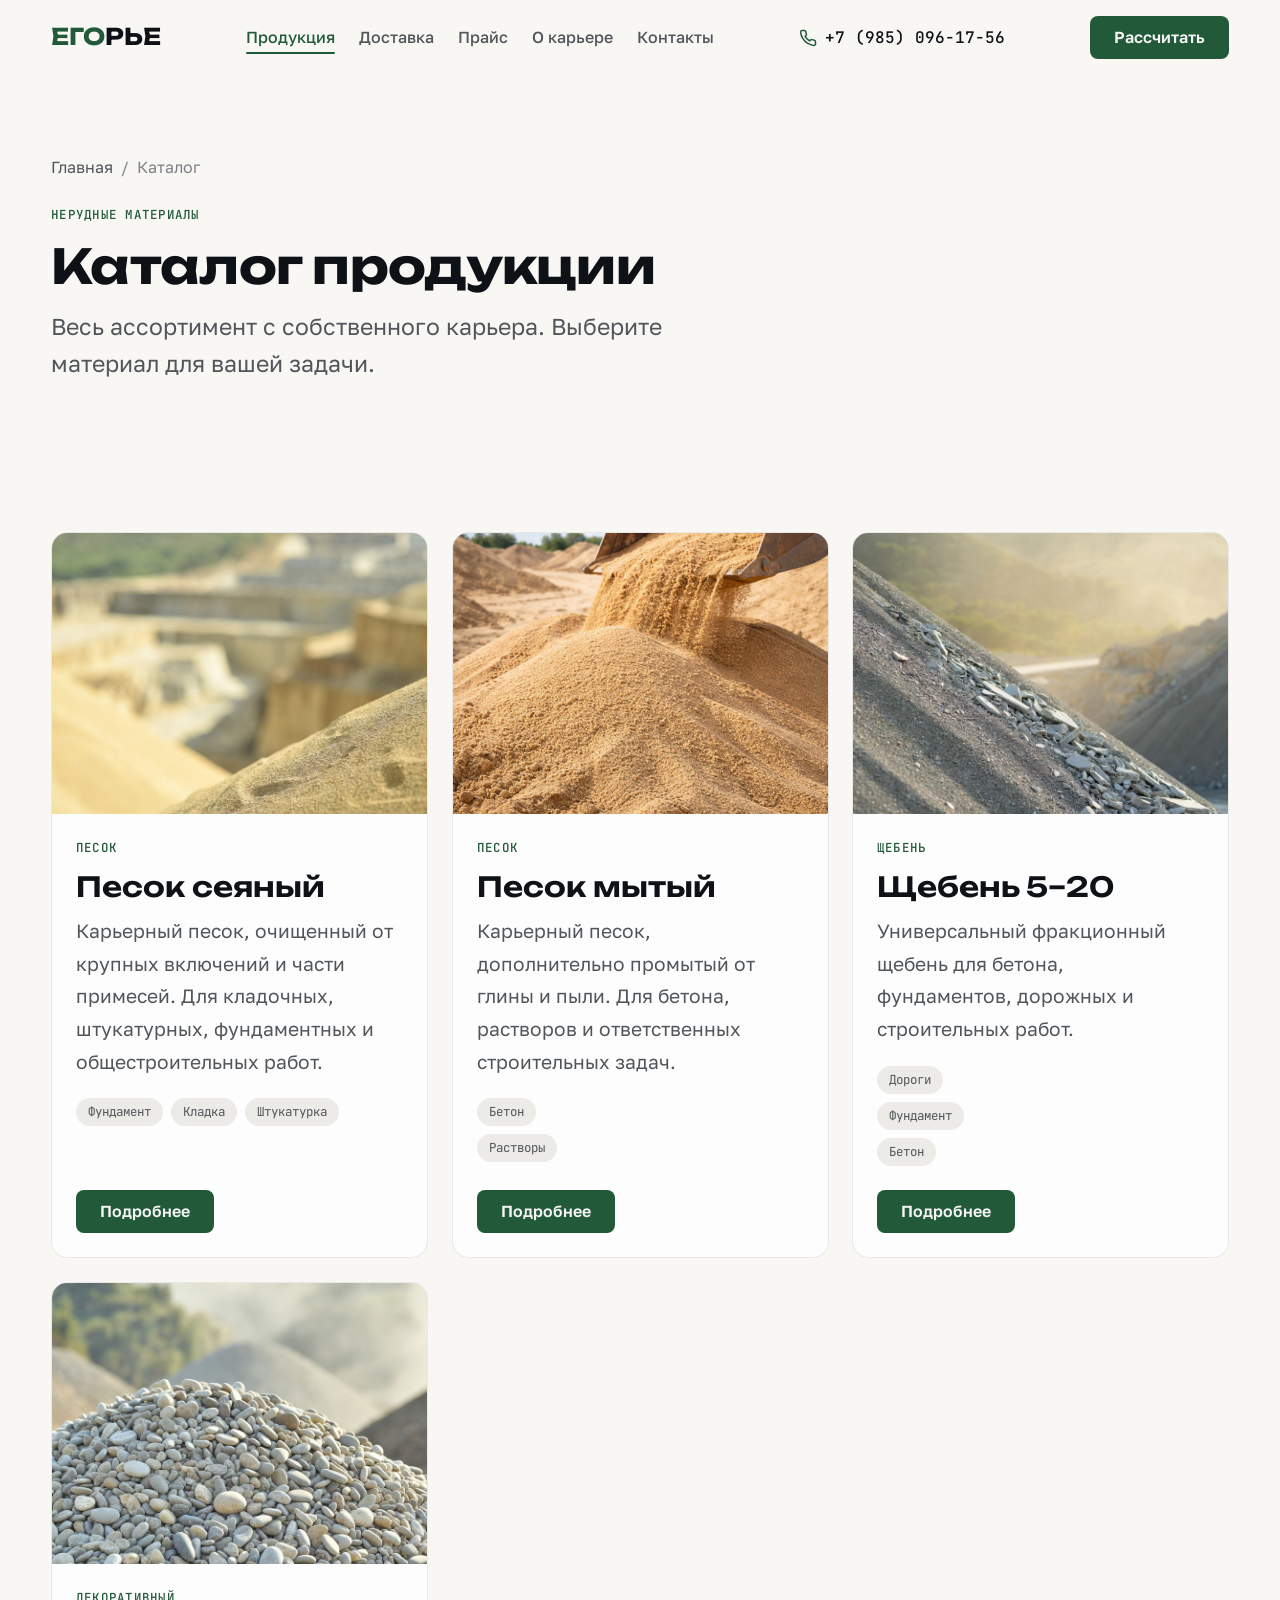
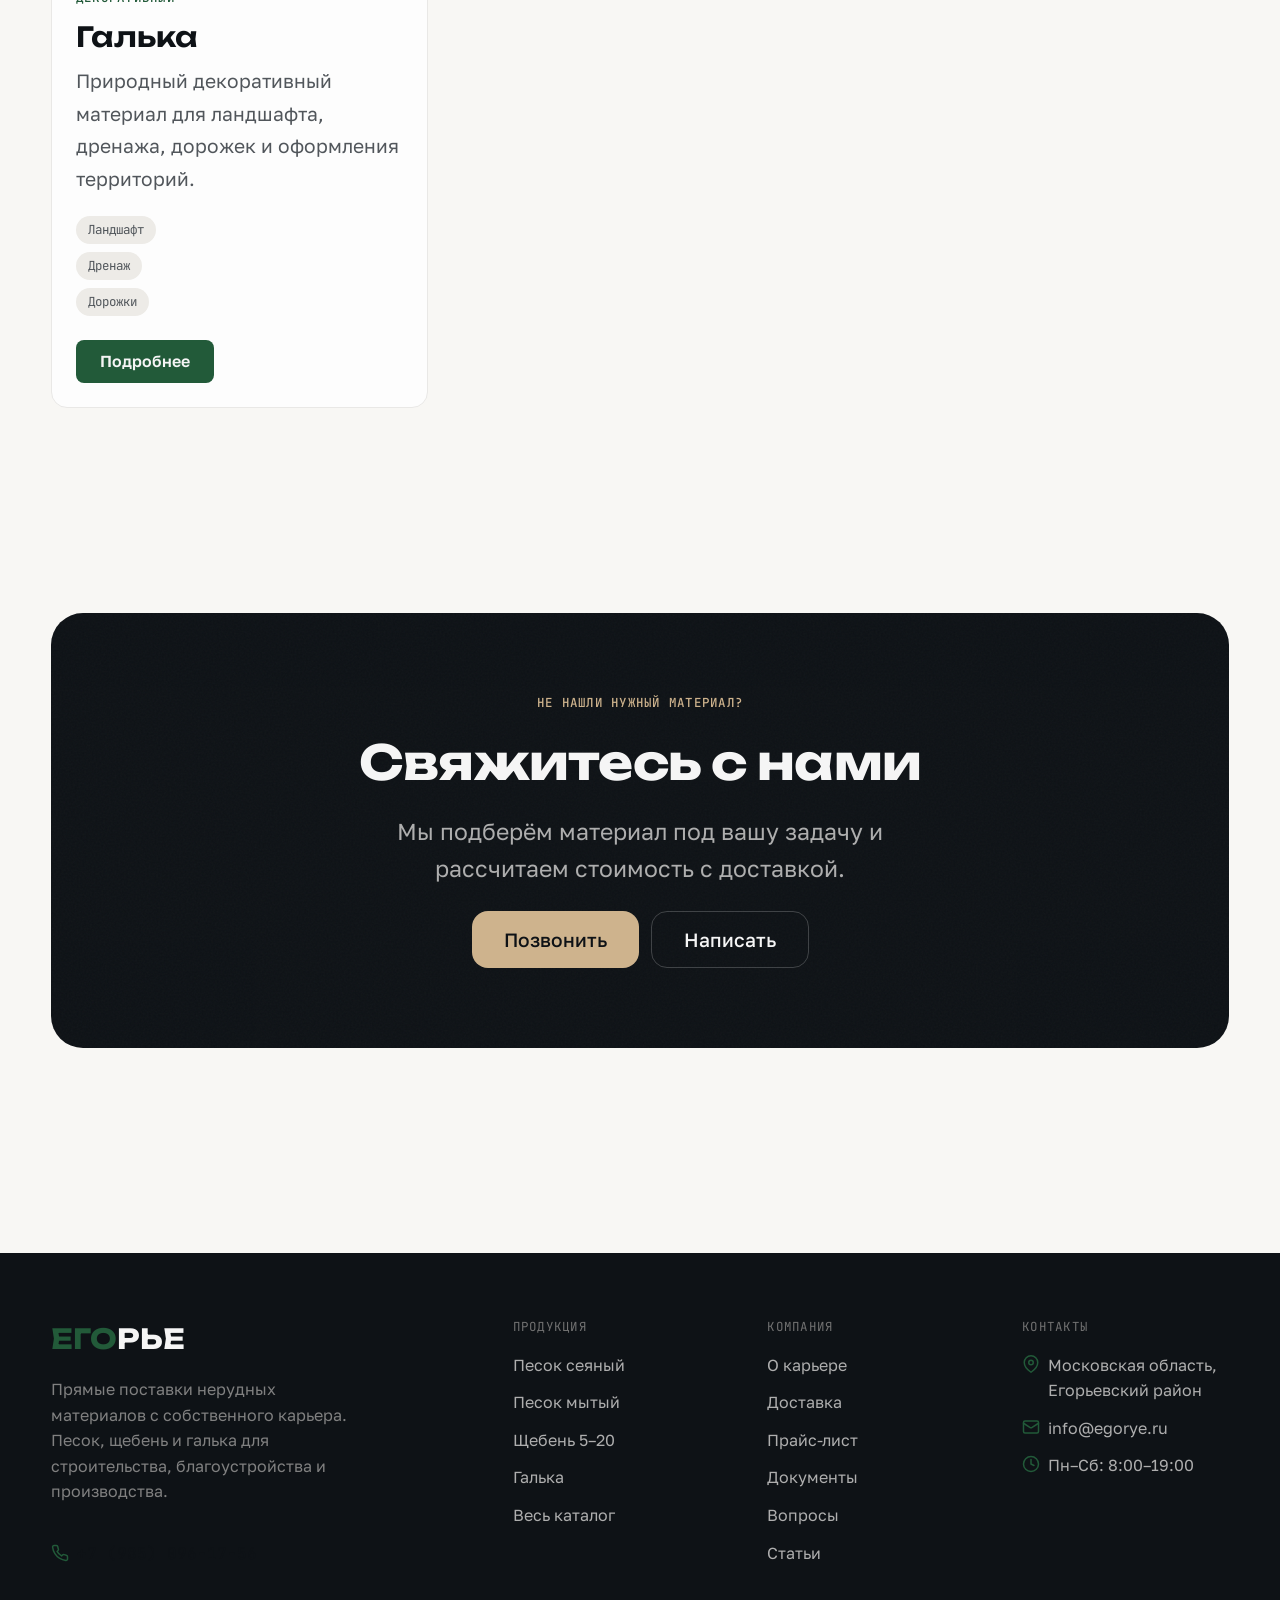
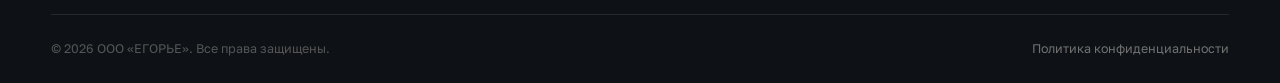
<file: catalog.html>
<!DOCTYPE html>
<html lang="ru">
<head>
  <meta charset="UTF-8">
  <meta name="viewport" content="width=device-width, initial-scale=1.0">
  <title>Каталог нерудных материалов — ООО ЕГОРЬЕ</title>
  <meta name="description" content="Песок сеяный, песок мытый, щебень 5–20 и галька с собственного карьера. Всё в наличии, доставка по Московской области.">
  <meta property="og:title" content="Каталог нерудных материалов — ООО ЕГОРЬЕ">
  <meta property="og:description" content="Песок, щебень, галька с собственного карьера. Прямые поставки.">
  <link rel="canonical" href="https://egorye.ru/catalog.html">
  <link rel="preconnect" href="https://fonts.googleapis.com">
  <link rel="preconnect" href="https://fonts.gstatic.com" crossorigin>
  <link href="https://fonts.googleapis.com/css2?family=Golos+Text:wght@400;500;600;700&family=JetBrains+Mono:wght@400;500;700&family=Unbounded:wght@600;700;800&display=swap" rel="stylesheet">
  <link rel="stylesheet" href="css/base.css">
  <link rel="stylesheet" href="css/tokens.css">
  <link rel="stylesheet" href="css/components.css">
  <link rel="stylesheet" href="css/sections.css">
</head>
<body>
  <a href="#main-content" class="skip-link">Перейти к содержимому</a>
  <header id="site-header"></header>

  <main id="main-content">
    <section class="page-hero container">
      <nav class="breadcrumbs" aria-label="Навигация по сайту">
        <a href="index.html">Главная</a> <span>/</span> <span>Каталог</span>
      </nav>
      <div class="page-hero-content" data-reveal="up">
        <span class="label">Нерудные материалы</span>
        <h1 class="headline-section">Каталог продукции</h1>
        <p class="body-lg">Весь ассортимент с собственного карьера. Выберите материал для вашей задачи.</p>
      </div>
    </section>

    <section class="section container" aria-label="Список материалов">
      <div class="products-grid" data-stagger>

        <a href="pesok-seyanyy.html" class="card product-card">
          <div class="card-media">
            <img src="img/pesok-seyanyy/pesokseaynx.jpg" alt="Песок сеяный" width="640" height="480" loading="lazy">
          </div>
          <div class="card-body">
            <span class="label">Песок</span>
            <h2 class="headline-card">Песок сеяный</h2>
            <p class="body-text">Карьерный песок, очищенный от крупных включений и части примесей. Для кладочных, штукатурных, фундаментных и общестроительных работ.</p>
            <div class="card-tags">
              <span class="tag">Фундамент</span>
              <span class="tag">Кладка</span>
              <span class="tag">Штукатурка</span>
            </div>
          </div>
          <div class="card-footer">
            <span class="btn btn-primary btn-sm">Подробнее</span>
          </div>
        </a>

        <a href="pesok-mytyy.html" class="card product-card">
          <div class="card-media">
            <img src="img/pesok-mytyy/pesok.png" alt="Песок мытый" width="640" height="480" loading="lazy">
          </div>
          <div class="card-body">
            <span class="label">Песок</span>
            <h2 class="headline-card">Песок мытый</h2>
            <p class="body-text">Карьерный песок, дополнительно промытый от глины и пыли. Для бетона, растворов и ответственных строительных задач.</p>
            <div class="card-tags">
              <span class="tag">Бетон</span>
              <span class="tag">Растворы</span>
            </div>
          </div>
          <div class="card-footer">
            <span class="btn btn-primary btn-sm">Подробнее</span>
          </div>
        </a>

        <a href="shcheben-5-20.html" class="card product-card">
          <div class="card-media">
            <img src="img/shcheben/chebenx.jpg" alt="Щебень фракции 5–20" width="640" height="480" loading="lazy">
          </div>
          <div class="card-body">
            <span class="label">Щебень</span>
            <h2 class="headline-card">Щебень 5–20</h2>
            <p class="body-text">Универсальный фракционный щебень для бетона, фундаментов, дорожных и строительных работ.</p>
            <div class="card-tags">
              <span class="tag">Дороги</span>
              <span class="tag">Фундамент</span>
              <span class="tag">Бетон</span>
            </div>
          </div>
          <div class="card-footer">
            <span class="btn btn-primary btn-sm">Подробнее</span>
          </div>
        </a>

        <a href="galka.html" class="card product-card">
          <div class="card-media">
            <img src="img/galka/galkax.jpg" alt="Галька природная" width="640" height="480" loading="lazy">
          </div>
          <div class="card-body">
            <span class="label">Декоративный</span>
            <h2 class="headline-card">Галька</h2>
            <p class="body-text">Природный декоративный материал для ландшафта, дренажа, дорожек и оформления территорий.</p>
            <div class="card-tags">
              <span class="tag">Ландшафт</span>
              <span class="tag">Дренаж</span>
              <span class="tag">Дорожки</span>
            </div>
          </div>
          <div class="card-footer">
            <span class="btn btn-primary btn-sm">Подробнее</span>
          </div>
        </a>
      </div>
    </section>

    <section class="section container" id="callback" aria-labelledby="catalog-cta">
      <div class="cta-section noise">
        <div class="container">
          <div class="cta-inner" style="text-align:center;display:flex;flex-direction:column;align-items:center;gap:var(--s-6)">
            <span class="label" style="color:var(--c-accent)">Не нашли нужный материал?</span>
            <h2 class="headline-section" id="catalog-cta" style="color:var(--c-text-inverse)">Свяжитесь с нами</h2>
            <p class="body-lg" style="color:oklch(0.75 0 0);max-width:500px">Мы подберём материал под вашу задачу и рассчитаем стоимость с доставкой.</p>
            <div style="display:flex;gap:var(--s-3);flex-wrap:wrap;justify-content:center">
              <a href="tel:+79850961756" class="btn btn-accent btn-lg">Позвонить</a>
              <a href="kontakty.html" class="btn btn-ghost btn-lg" style="color:var(--c-text-inverse);border:1px solid oklch(1 0 0 / 0.2)">Написать</a>
            </div>
          </div>
        </div>
      </div>
    </section>
  </main>

  <footer id="site-footer"></footer>
  <script src="js/shared.js" defer></script>
</body>
</html>
</file>
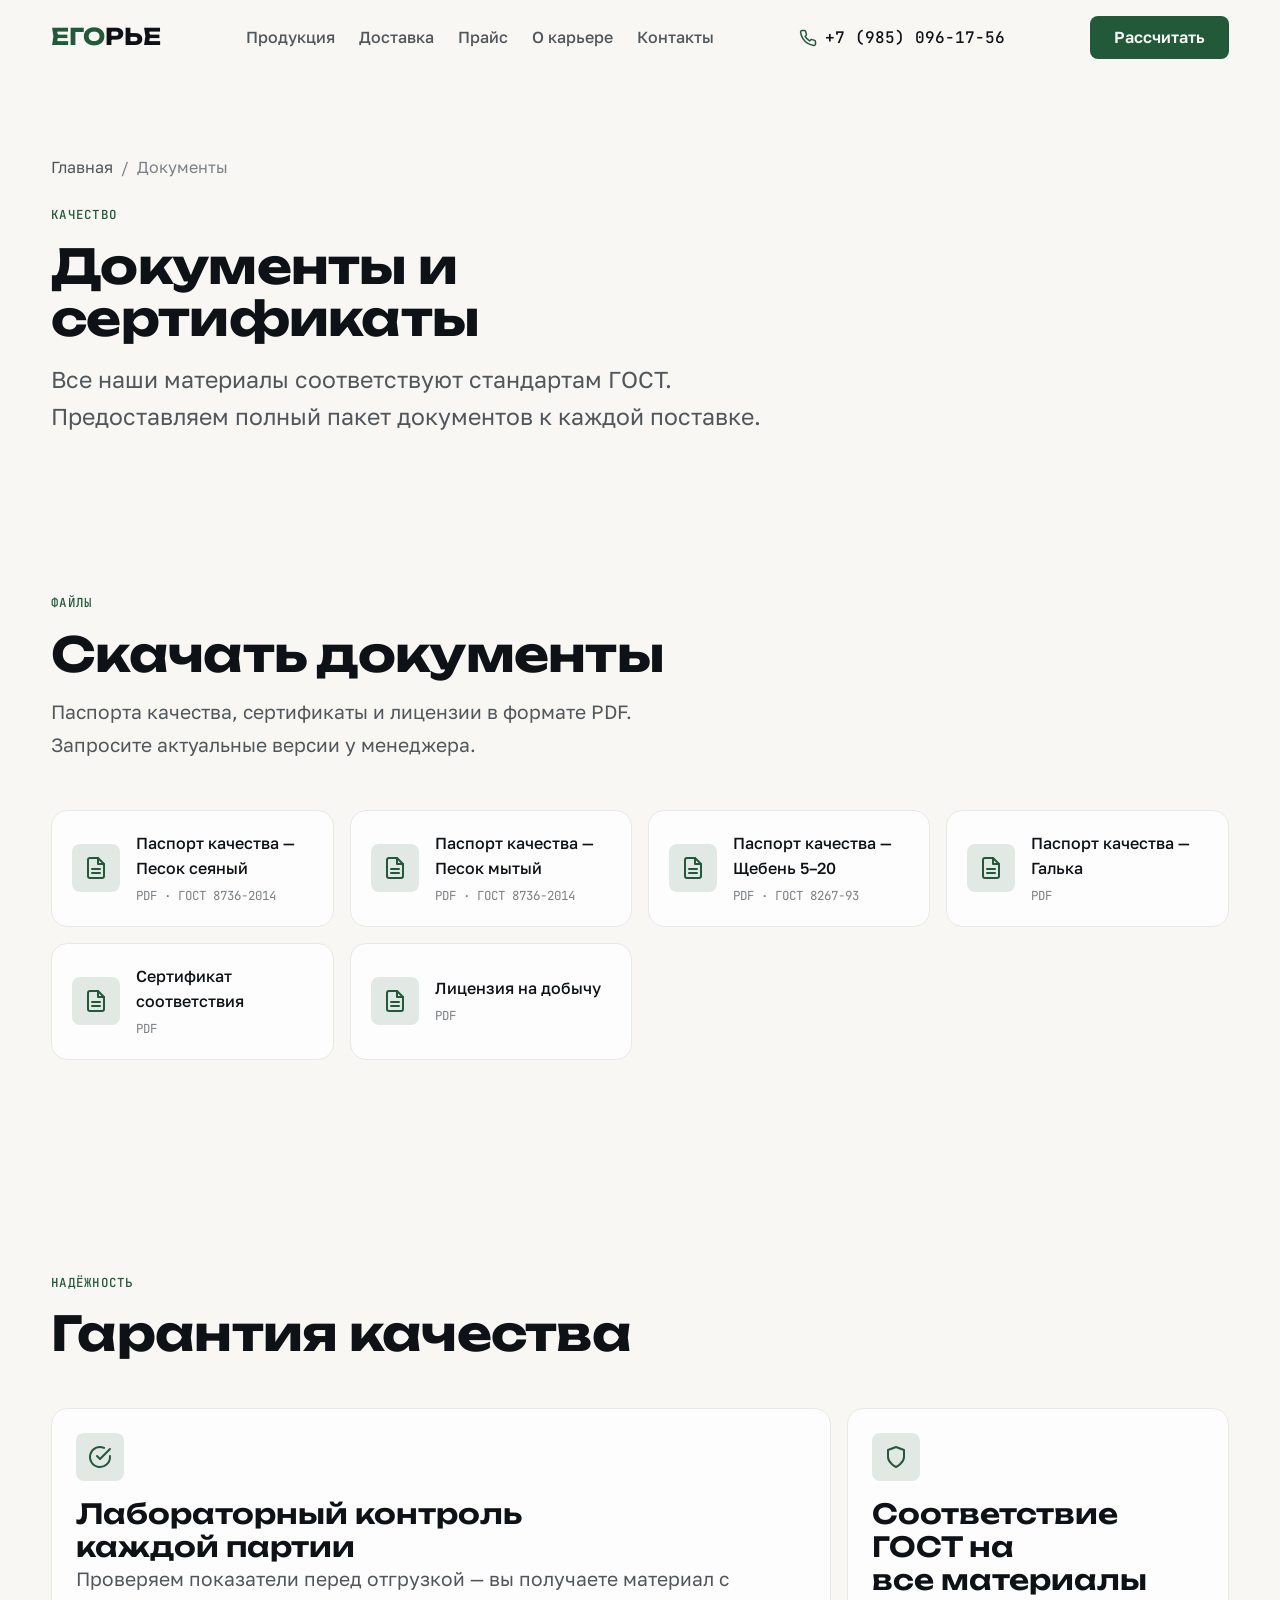
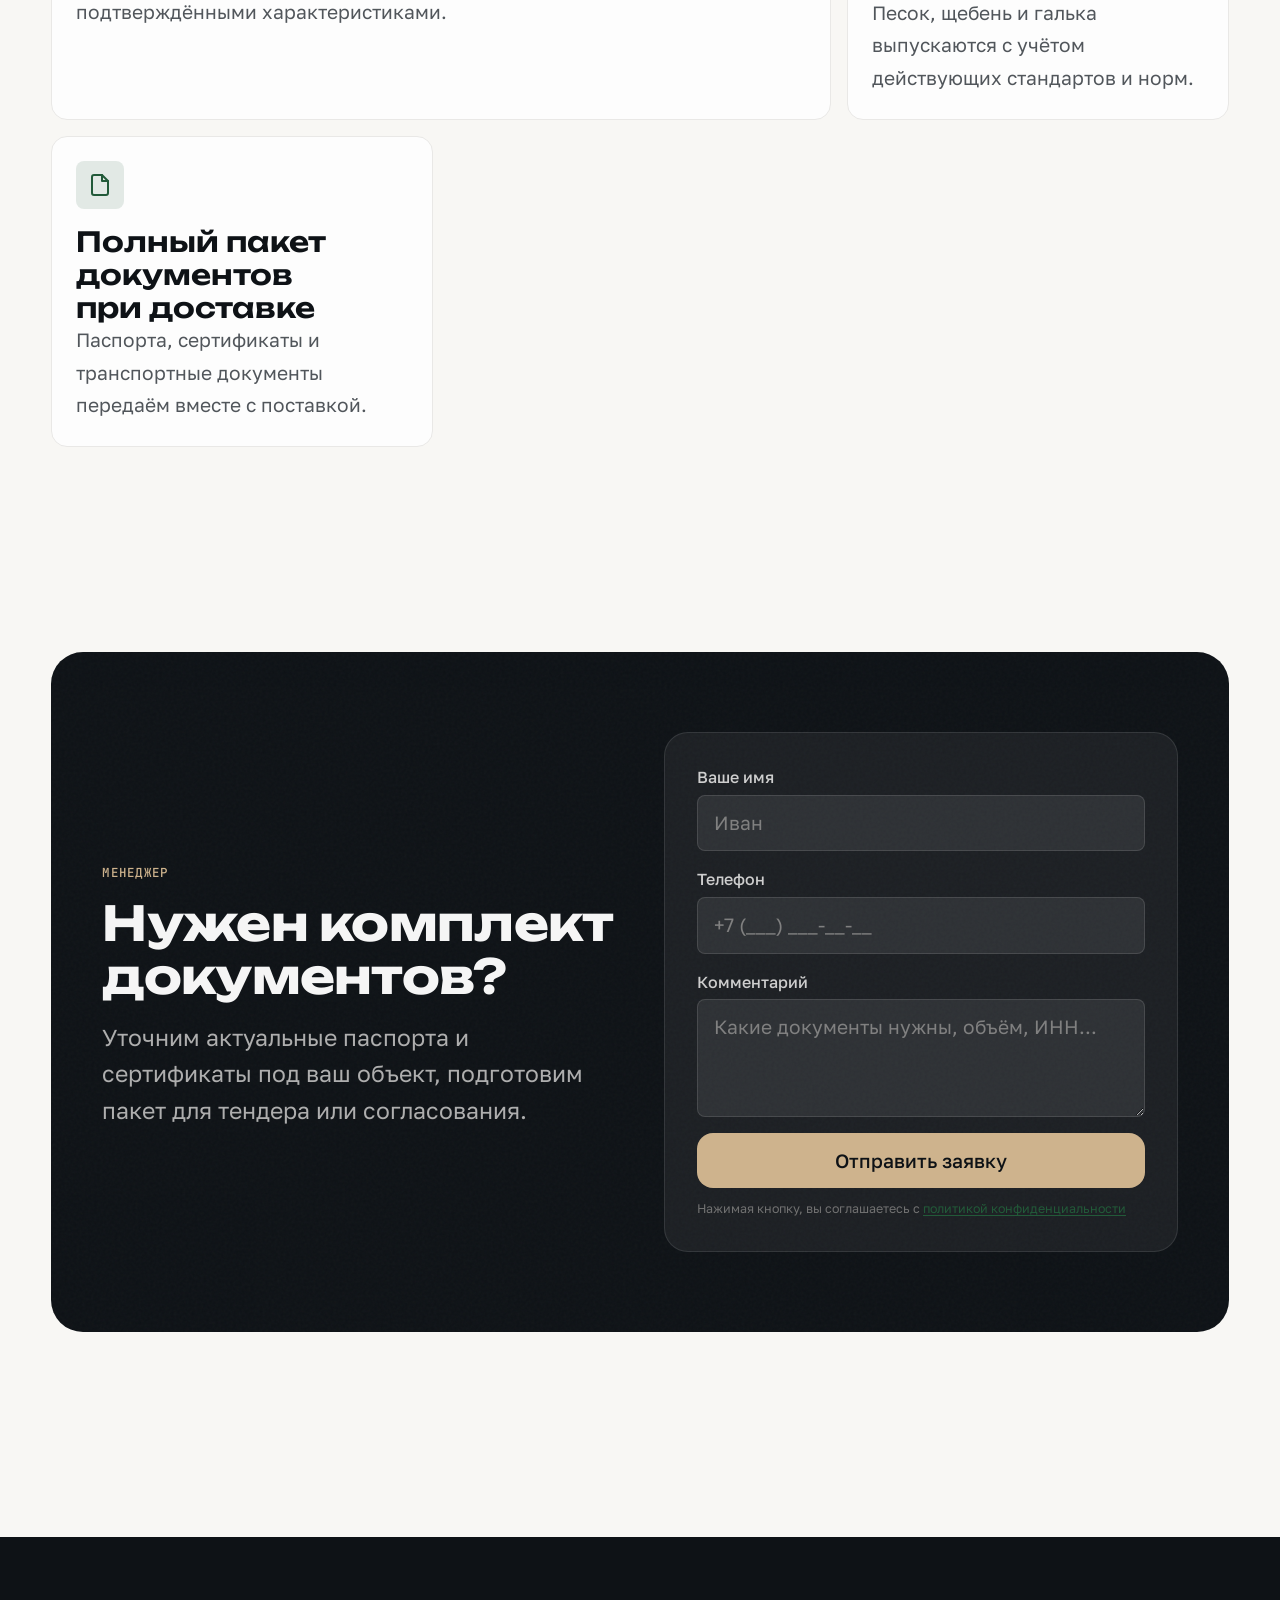
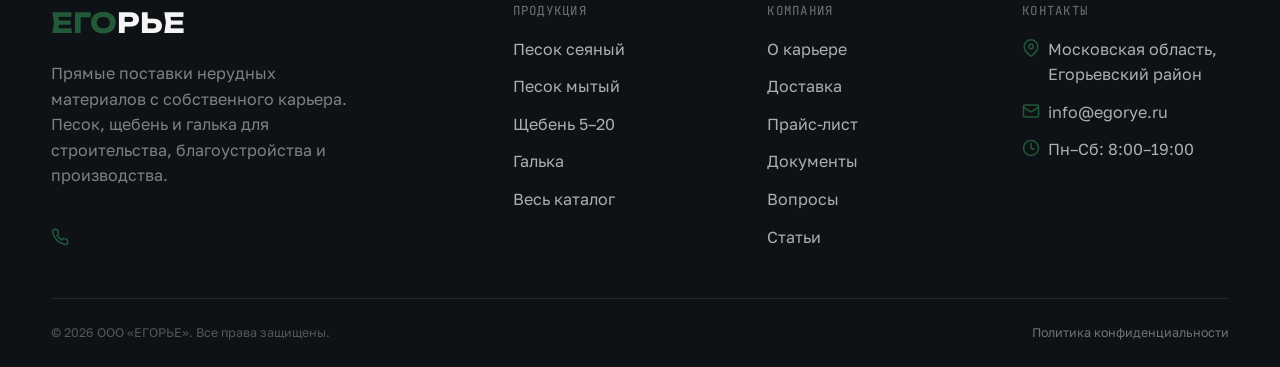
<file: dokumenty.html>
<!DOCTYPE html>
<html lang="ru">
<head>
  <meta charset="UTF-8">
  <meta name="viewport" content="width=device-width, initial-scale=1.0">
  <title>Документы и сертификаты — ООО ЕГОРЬЕ</title>
  <meta name="description" content="Сертификаты качества, паспорта на нерудные материалы, лицензии ООО ЕГОРЬЕ. Всё соответствует ГОСТ.">
  <meta property="og:title" content="Документы и сертификаты — ООО ЕГОРЬЕ">
  <meta property="og:description" content="Сертификаты качества, паспорта на нерудные материалы, лицензии. Соответствие ГОСТ.">
  <link rel="canonical" href="https://egorye.ru/dokumenty.html">
  <link rel="preconnect" href="https://fonts.googleapis.com">
  <link rel="preconnect" href="https://fonts.gstatic.com" crossorigin>
  <link href="https://fonts.googleapis.com/css2?family=Golos+Text:wght@400;500;600;700&family=JetBrains+Mono:wght@400;500;700&family=Unbounded:wght@600;700;800&display=swap" rel="stylesheet">
  <link rel="stylesheet" href="css/base.css">
  <link rel="stylesheet" href="css/tokens.css">
  <link rel="stylesheet" href="css/components.css">
  <link rel="stylesheet" href="css/sections.css">
</head>
<body>
  <a href="#main-content" class="skip-link">Перейти к содержимому</a>
  <header id="site-header"></header>

  <main id="main-content">
    <section class="page-hero container">
      <nav class="breadcrumbs" aria-label="Навигация по сайту">
        <a href="index.html">Главная</a> <span>/</span> <span>Документы</span>
      </nav>
      <div class="page-hero-content" data-reveal="up">
        <span class="label">Качество</span>
        <h1 class="headline-section">Документы и сертификаты</h1>
        <p class="body-lg">Все наши материалы соответствуют стандартам ГОСТ. Предоставляем полный пакет документов к каждой поставке.</p>
      </div>
    </section>

    <section class="section container" aria-labelledby="docs-list-title">
      <div class="section-header" data-reveal="up">
        <span class="label">Файлы</span>
        <h2 class="headline-section" id="docs-list-title">Скачать документы</h2>
        <p class="body-text">Паспорта качества, сертификаты и лицензии в формате PDF. Запросите актуальные версии у менеджера.</p>
      </div>
      <div class="docs-grid" data-stagger>
        <a href="#" class="doc-card">
          <div class="doc-card-icon" aria-hidden="true">
            <svg width="24" height="24" viewBox="0 0 24 24" fill="none" stroke="currentColor" stroke-width="2" stroke-linecap="round" stroke-linejoin="round">
              <path d="M14 2H6a2 2 0 0 0-2 2v16a2 2 0 0 0 2 2h12a2 2 0 0 0 2-2V8z"/>
              <polyline points="14 2 14 8 20 8"/>
              <line x1="16" y1="13" x2="8" y2="13"/>
              <line x1="16" y1="17" x2="8" y2="17"/>
            </svg>
          </div>
          <div class="doc-card-info">
            <span class="doc-card-name">Паспорт качества — Песок сеяный</span>
            <span class="doc-card-meta">PDF · ГОСТ 8736-2014</span>
          </div>
        </a>
        <a href="#" class="doc-card">
          <div class="doc-card-icon" aria-hidden="true">
            <svg width="24" height="24" viewBox="0 0 24 24" fill="none" stroke="currentColor" stroke-width="2" stroke-linecap="round" stroke-linejoin="round">
              <path d="M14 2H6a2 2 0 0 0-2 2v16a2 2 0 0 0 2 2h12a2 2 0 0 0 2-2V8z"/>
              <polyline points="14 2 14 8 20 8"/>
              <line x1="16" y1="13" x2="8" y2="13"/>
              <line x1="16" y1="17" x2="8" y2="17"/>
            </svg>
          </div>
          <div class="doc-card-info">
            <span class="doc-card-name">Паспорт качества — Песок мытый</span>
            <span class="doc-card-meta">PDF · ГОСТ 8736-2014</span>
          </div>
        </a>
        <a href="#" class="doc-card">
          <div class="doc-card-icon" aria-hidden="true">
            <svg width="24" height="24" viewBox="0 0 24 24" fill="none" stroke="currentColor" stroke-width="2" stroke-linecap="round" stroke-linejoin="round">
              <path d="M14 2H6a2 2 0 0 0-2 2v16a2 2 0 0 0 2 2h12a2 2 0 0 0 2-2V8z"/>
              <polyline points="14 2 14 8 20 8"/>
              <line x1="16" y1="13" x2="8" y2="13"/>
              <line x1="16" y1="17" x2="8" y2="17"/>
            </svg>
          </div>
          <div class="doc-card-info">
            <span class="doc-card-name">Паспорт качества — Щебень 5–20</span>
            <span class="doc-card-meta">PDF · ГОСТ 8267-93</span>
          </div>
        </a>
        <a href="#" class="doc-card">
          <div class="doc-card-icon" aria-hidden="true">
            <svg width="24" height="24" viewBox="0 0 24 24" fill="none" stroke="currentColor" stroke-width="2" stroke-linecap="round" stroke-linejoin="round">
              <path d="M14 2H6a2 2 0 0 0-2 2v16a2 2 0 0 0 2 2h12a2 2 0 0 0 2-2V8z"/>
              <polyline points="14 2 14 8 20 8"/>
              <line x1="16" y1="13" x2="8" y2="13"/>
              <line x1="16" y1="17" x2="8" y2="17"/>
            </svg>
          </div>
          <div class="doc-card-info">
            <span class="doc-card-name">Паспорт качества — Галька</span>
            <span class="doc-card-meta">PDF</span>
          </div>
        </a>
        <a href="#" class="doc-card">
          <div class="doc-card-icon" aria-hidden="true">
            <svg width="24" height="24" viewBox="0 0 24 24" fill="none" stroke="currentColor" stroke-width="2" stroke-linecap="round" stroke-linejoin="round">
              <path d="M14 2H6a2 2 0 0 0-2 2v16a2 2 0 0 0 2 2h12a2 2 0 0 0 2-2V8z"/>
              <polyline points="14 2 14 8 20 8"/>
              <line x1="16" y1="13" x2="8" y2="13"/>
              <line x1="16" y1="17" x2="8" y2="17"/>
            </svg>
          </div>
          <div class="doc-card-info">
            <span class="doc-card-name">Сертификат соответствия</span>
            <span class="doc-card-meta">PDF</span>
          </div>
        </a>
        <a href="#" class="doc-card">
          <div class="doc-card-icon" aria-hidden="true">
            <svg width="24" height="24" viewBox="0 0 24 24" fill="none" stroke="currentColor" stroke-width="2" stroke-linecap="round" stroke-linejoin="round">
              <path d="M14 2H6a2 2 0 0 0-2 2v16a2 2 0 0 0 2 2h12a2 2 0 0 0 2-2V8z"/>
              <polyline points="14 2 14 8 20 8"/>
              <line x1="16" y1="13" x2="8" y2="13"/>
              <line x1="16" y1="17" x2="8" y2="17"/>
            </svg>
          </div>
          <div class="doc-card-info">
            <span class="doc-card-name">Лицензия на добычу</span>
            <span class="doc-card-meta">PDF</span>
          </div>
        </a>
      </div>
    </section>

    <section class="section container" aria-labelledby="quality-guarantee-title">
      <div class="section-header" data-reveal="up">
        <span class="label">Надёжность</span>
        <h2 class="headline-section" id="quality-guarantee-title">Гарантия качества</h2>
      </div>
      <div class="advantages-grid" data-stagger>
        <div class="advantage-card">
          <div class="advantage-icon">
            <svg viewBox="0 0 24 24" fill="none" stroke="currentColor" stroke-width="2" stroke-linecap="round" stroke-linejoin="round"><path d="M22 11.08V12a10 10 0 1 1-5.93-9.14"/><polyline points="22 4 12 14.01 9 11.01"/></svg>
          </div>
          <h3 class="headline-card">Лабораторный контроль каждой партии</h3>
          <p class="body-text">Проверяем показатели перед отгрузкой — вы получаете материал с подтверждёнными характеристиками.</p>
        </div>
        <div class="advantage-card">
          <div class="advantage-icon">
            <svg viewBox="0 0 24 24" fill="none" stroke="currentColor" stroke-width="2" stroke-linecap="round" stroke-linejoin="round"><path d="M12 22s8-4 8-10V5l-8-3-8 3v7c0 6 8 10 8 10z"/></svg>
          </div>
          <h3 class="headline-card">Соответствие ГОСТ на все материалы</h3>
          <p class="body-text">Песок, щебень и галька выпускаются с учётом действующих стандартов и норм.</p>
        </div>
        <div class="advantage-card">
          <div class="advantage-icon">
            <svg viewBox="0 0 24 24" fill="none" stroke="currentColor" stroke-width="2" stroke-linecap="round" stroke-linejoin="round"><path d="M14 2H6a2 2 0 0 0-2 2v16a2 2 0 0 0 2 2h12a2 2 0 0 0 2-2V8z"/><polyline points="14 2 14 8 20 8"/></svg>
          </div>
          <h3 class="headline-card">Полный пакет документов при доставке</h3>
          <p class="body-text">Паспорта, сертификаты и транспортные документы передаём вместе с поставкой.</p>
        </div>
      </div>
    </section>

    <section class="section container" id="callback" aria-labelledby="dokumenty-cta-title">
      <div class="cta-section noise">
        <div class="container">
          <div class="cta-inner">
            <div class="cta-content" data-reveal="left">
              <span class="label" style="color:var(--c-accent)">Менеджер</span>
              <h2 class="headline-section" id="dokumenty-cta-title" style="color:var(--c-text-inverse)">Нужен комплект документов?</h2>
              <p class="body-lg" style="color:oklch(0.75 0 0)">
                Уточним актуальные паспорта и сертификаты под ваш объект, подготовим пакет для тендера или согласования.
              </p>
            </div>
            <div class="cta-form" data-reveal="right">
              <form data-form class="form-grid" novalidate>
                <div class="field">
                  <label class="field-label" for="dokumenty-cta-name">Ваше имя</label>
                  <input class="input" id="dokumenty-cta-name" name="name" type="text" placeholder="Иван" required aria-describedby="dokumenty-cta-name-err" aria-invalid="false">
                  <p class="field-error" id="dokumenty-cta-name-err" role="alert" hidden></p>
                </div>
                <div class="field">
                  <label class="field-label" for="dokumenty-cta-phone">Телефон</label>
                  <input class="input" id="dokumenty-cta-phone" name="phone" type="tel" placeholder="+7 (___) ___-__-__" required aria-describedby="dokumenty-cta-phone-err" aria-invalid="false">
                  <p class="field-error" id="dokumenty-cta-phone-err" role="alert" hidden></p>
                </div>
                <div class="field" style="grid-column:1/-1">
                  <label class="field-label" for="dokumenty-cta-msg">Комментарий</label>
                  <textarea class="input" id="dokumenty-cta-msg" name="message" placeholder="Какие документы нужны, объём, ИНН..." rows="3"></textarea>
                </div>
                <div style="grid-column:1/-1;display:flex;flex-direction:column;gap:var(--s-3)">
                  <button type="submit" class="btn btn-accent btn-lg" style="width:100%">Отправить заявку</button>
                  <p class="form-consent">Нажимая кнопку, вы соглашаетесь с <a href="dokumenty.html">политикой конфиденциальности</a></p>
                </div>
              </form>
            </div>
          </div>
        </div>
      </div>
    </section>
  </main>

  <footer id="site-footer"></footer>
  <script src="js/shared.js" defer></script>
  <script src="js/forms.js" defer></script>
</body>
</html>
</file>
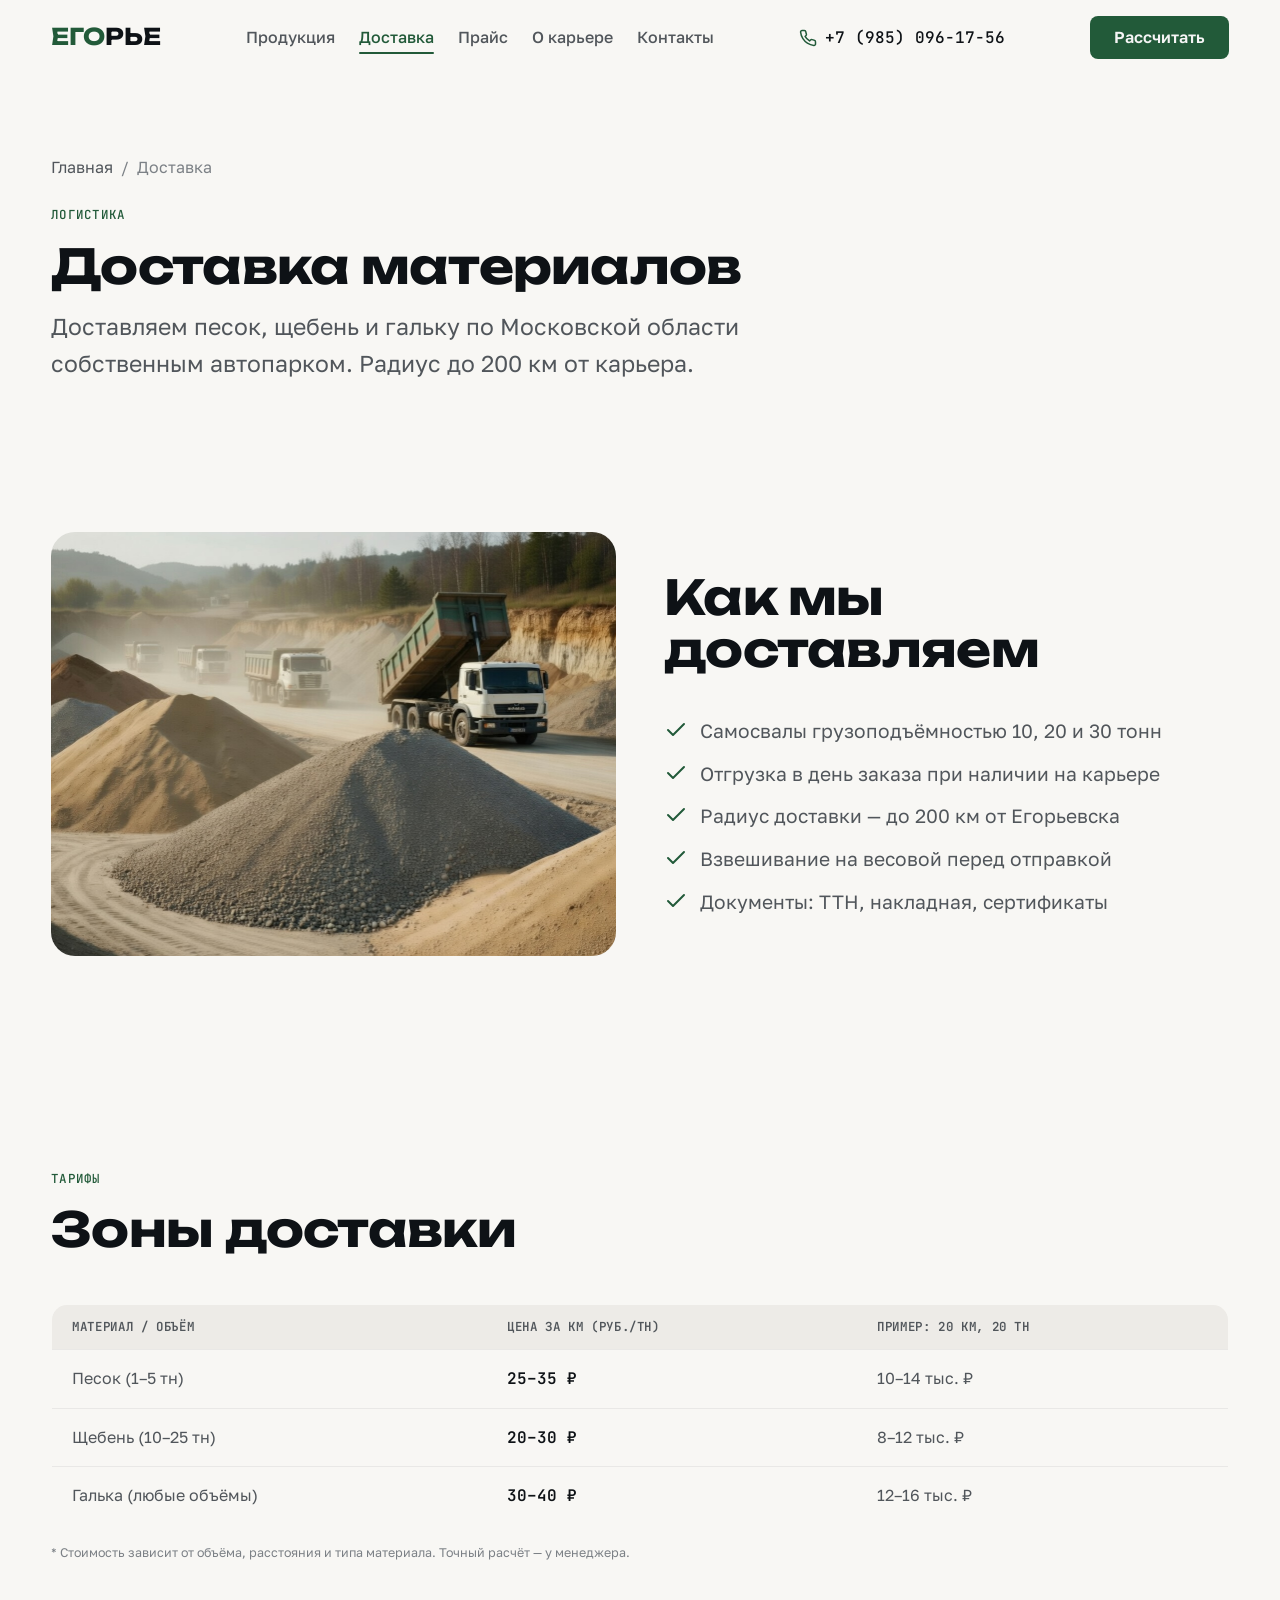
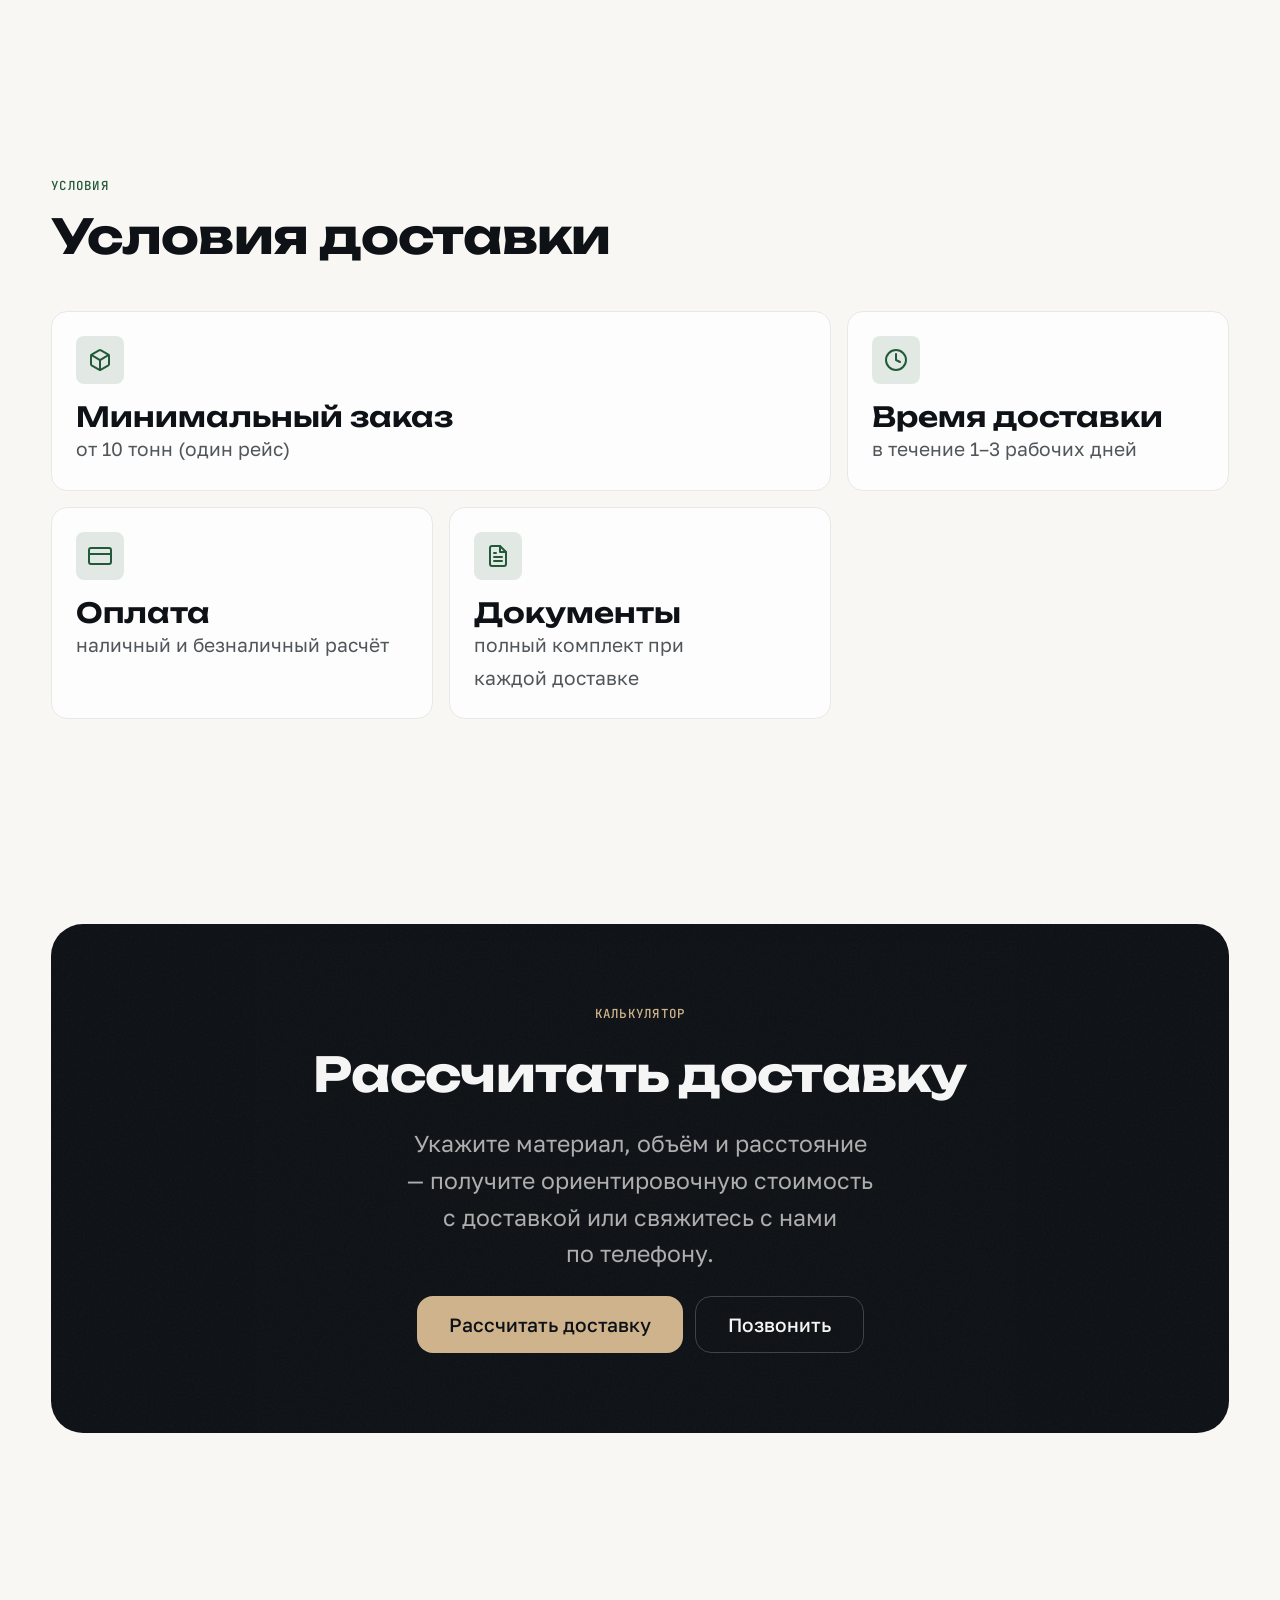
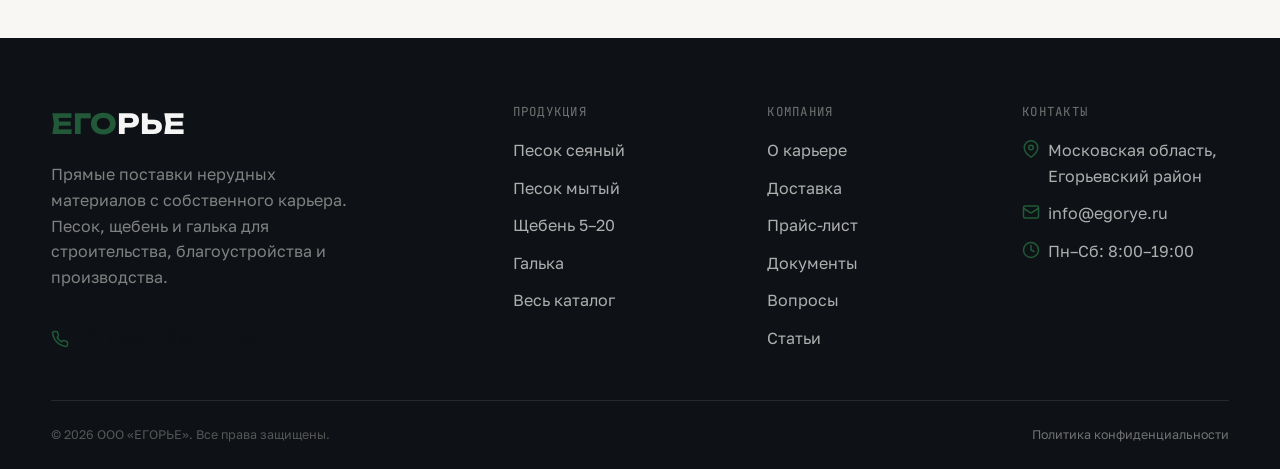
<file: dostavka.html>
<!DOCTYPE html>
<html lang="ru">
<head>
  <meta charset="UTF-8">
  <meta name="viewport" content="width=device-width, initial-scale=1.0">
  <title>Доставка нерудных материалов — ООО ЕГОРЬЕ</title>
  <meta name="description" content="Доставка песка, щебня и гальки по Московской области. Собственный автопарк, радиус до 200 км, отгрузка в день заказа.">
  <meta property="og:title" content="Доставка нерудных материалов — ООО ЕГОРЬЕ">
  <meta property="og:description" content="Доставка песка, щебня и гальки по Московской области. Собственный автопарк, радиус до 200 км.">
  <link rel="canonical" href="https://egorye.ru/dostavka.html">
  <link rel="preconnect" href="https://fonts.googleapis.com">
  <link rel="preconnect" href="https://fonts.gstatic.com" crossorigin>
  <link href="https://fonts.googleapis.com/css2?family=Golos+Text:wght@400;500;600;700&family=JetBrains+Mono:wght@400;500;700&family=Unbounded:wght@600;700;800&display=swap" rel="stylesheet">
  <link rel="stylesheet" href="css/base.css">
  <link rel="stylesheet" href="css/tokens.css">
  <link rel="stylesheet" href="css/components.css">
  <link rel="stylesheet" href="css/sections.css">
</head>
<body>
  <a href="#main-content" class="skip-link">Перейти к содержимому</a>
  <header id="site-header"></header>

  <main id="main-content">
    <section class="page-hero container">
      <nav class="breadcrumbs" aria-label="Навигация по сайту">
        <a href="index.html">Главная</a> <span>/</span> <span>Доставка</span>
      </nav>
      <div class="page-hero-content" data-reveal="up">
        <span class="label">Логистика</span>
        <h1 class="headline-section">Доставка материалов</h1>
        <p class="body-lg">Доставляем песок, щебень и гальку по Московской области собственным автопарком. Радиус до 200 км от карьера.</p>
      </div>
    </section>

    <section class="section container" aria-labelledby="dostavka-how">
      <div class="split-section">
        <div class="split-image" data-reveal="left">
          <img src="img/cSp12.jpg" alt="Автопарк самосвалов ООО ЕГОРЬЕ" width="640" height="480" loading="lazy">
        </div>
        <div class="split-content" data-reveal="right">
          <h2 class="headline-section" id="dostavka-how">Как мы доставляем</h2>
          <div class="split-features" style="margin-top:var(--s-6)">
            <div class="split-feature">
              <svg class="split-feature-icon" viewBox="0 0 24 24" fill="none" stroke="currentColor" stroke-width="2" stroke-linecap="round" stroke-linejoin="round"><polyline points="20 6 9 17 4 12"/></svg>
              <span class="split-feature-text">Самосвалы грузоподъёмностью 10, 20 и 30 тонн</span>
            </div>
            <div class="split-feature">
              <svg class="split-feature-icon" viewBox="0 0 24 24" fill="none" stroke="currentColor" stroke-width="2" stroke-linecap="round" stroke-linejoin="round"><polyline points="20 6 9 17 4 12"/></svg>
              <span class="split-feature-text">Отгрузка в день заказа при наличии на карьере</span>
            </div>
            <div class="split-feature">
              <svg class="split-feature-icon" viewBox="0 0 24 24" fill="none" stroke="currentColor" stroke-width="2" stroke-linecap="round" stroke-linejoin="round"><polyline points="20 6 9 17 4 12"/></svg>
              <span class="split-feature-text">Радиус доставки — до 200 км от Егорьевска</span>
            </div>
            <div class="split-feature">
              <svg class="split-feature-icon" viewBox="0 0 24 24" fill="none" stroke="currentColor" stroke-width="2" stroke-linecap="round" stroke-linejoin="round"><polyline points="20 6 9 17 4 12"/></svg>
              <span class="split-feature-text">Взвешивание на весовой перед отправкой</span>
            </div>
            <div class="split-feature">
              <svg class="split-feature-icon" viewBox="0 0 24 24" fill="none" stroke="currentColor" stroke-width="2" stroke-linecap="round" stroke-linejoin="round"><polyline points="20 6 9 17 4 12"/></svg>
              <span class="split-feature-text">Документы: ТТН, накладная, сертификаты</span>
            </div>
          </div>
        </div>
      </div>
    </section>

    <section class="section container" aria-labelledby="dostavka-zones">
      <div class="section-header" data-reveal="up">
        <span class="label">Тарифы</span>
        <h2 class="headline-section" id="dostavka-zones">Зоны доставки</h2>
      </div>
      <div data-reveal="up">
        <table class="price-table">
          <thead>
            <tr>
              <th scope="col">Материал / Объём</th>
              <th scope="col">Цена за км (руб./тн)</th>
              <th scope="col">Пример: 20 км, 20 тн</th>
            </tr>
          </thead>
          <tbody>
            <tr>
              <td>Песок (1–5 тн)</td>
              <td class="price-value">25–35 ₽</td>
              <td>10–14 тыс. ₽</td>
            </tr>
            <tr>
              <td>Щебень (10–25 тн)</td>
              <td class="price-value">20–30 ₽</td>
              <td>8–12 тыс. ₽</td>
            </tr>
            <tr>
              <td>Галька (любые объёмы)</td>
              <td class="price-value">30–40 ₽</td>
              <td>12–16 тыс. ₽</td>
            </tr>
          </tbody>
        </table>
        <p class="body-text" style="font-size:var(--t-xs);color:var(--c-text-3);margin-top:var(--s-4)">* Стоимость зависит от объёма, расстояния и типа материала. Точный расчёт — у менеджера.</p>
      </div>
    </section>

    <section class="section container" aria-labelledby="dostavka-terms">
      <div class="section-header" data-reveal="up">
        <span class="label">Условия</span>
        <h2 class="headline-section" id="dostavka-terms">Условия доставки</h2>
      </div>
      <div class="advantages-grid" data-stagger>
        <div class="advantage-card">
          <div class="advantage-icon">
            <svg viewBox="0 0 24 24" fill="none" stroke="currentColor" stroke-width="2" stroke-linecap="round" stroke-linejoin="round"><path d="M21 16V8a2 2 0 0 0-1-1.73l-7-4a2 2 0 0 0-2 0l-7 4A2 2 0 0 0 3 8v8a2 2 0 0 0 1 1.73l7 4a2 2 0 0 0 2 0l7-4A2 2 0 0 0 21 16z"/><polyline points="3.27 6.96 12 12.01 20.73 6.96"/><line x1="12" y1="22.08" x2="12" y2="12"/></svg>
          </div>
          <h3 class="headline-card">Минимальный заказ</h3>
          <p class="body-text">от 10 тонн (один рейс)</p>
        </div>
        <div class="advantage-card">
          <div class="advantage-icon">
            <svg viewBox="0 0 24 24" fill="none" stroke="currentColor" stroke-width="2" stroke-linecap="round" stroke-linejoin="round"><circle cx="12" cy="12" r="10"/><polyline points="12 6 12 12 16 14"/></svg>
          </div>
          <h3 class="headline-card">Время доставки</h3>
          <p class="body-text">в течение 1–3 рабочих дней</p>
        </div>
        <div class="advantage-card">
          <div class="advantage-icon">
            <svg viewBox="0 0 24 24" fill="none" stroke="currentColor" stroke-width="2" stroke-linecap="round" stroke-linejoin="round"><rect x="1" y="4" width="22" height="16" rx="2" ry="2"/><line x1="1" y1="10" x2="23" y2="10"/></svg>
          </div>
          <h3 class="headline-card">Оплата</h3>
          <p class="body-text">наличный и безналичный расчёт</p>
        </div>
        <div class="advantage-card">
          <div class="advantage-icon">
            <svg viewBox="0 0 24 24" fill="none" stroke="currentColor" stroke-width="2" stroke-linecap="round" stroke-linejoin="round"><path d="M14 2H6a2 2 0 0 0-2 2v16a2 2 0 0 0 2 2h12a2 2 0 0 0 2-2V8z"/><polyline points="14 2 14 8 20 8"/><line x1="16" y1="13" x2="8" y2="13"/><line x1="16" y1="17" x2="8" y2="17"/><polyline points="10 9 9 9 8 9"/></svg>
          </div>
          <h3 class="headline-card">Документы</h3>
          <p class="body-text">полный комплект при каждой доставке</p>
        </div>
      </div>
    </section>

    <section class="section container" aria-labelledby="dostavka-cta">
      <div class="cta-section noise">
        <div class="container">
          <div class="cta-inner" style="text-align:center;display:flex;flex-direction:column;align-items:center;gap:var(--s-6)">
            <span class="label" style="color:var(--c-accent)">Калькулятор</span>
            <h2 class="headline-section" id="dostavka-cta" style="color:var(--c-text-inverse)">Рассчитать доставку</h2>
            <p class="body-lg" style="color:oklch(0.75 0 0);max-width:500px">Укажите материал, объём и расстояние — получите ориентировочную стоимость с доставкой или свяжитесь с нами по телефону.</p>
            <div style="display:flex;gap:var(--s-3);flex-wrap:wrap;justify-content:center">
              <a href="kalkulyator.html" class="btn btn-accent btn-lg">Рассчитать доставку</a>
              <a href="tel:+79850961756" class="btn btn-ghost btn-lg" style="color:var(--c-text-inverse);border:1px solid oklch(1 0 0 / 0.2)">Позвонить</a>
            </div>
          </div>
        </div>
      </div>
    </section>
  </main>

  <footer id="site-footer"></footer>
  <script src="js/shared.js" defer></script>
</body>
</html>
</file>
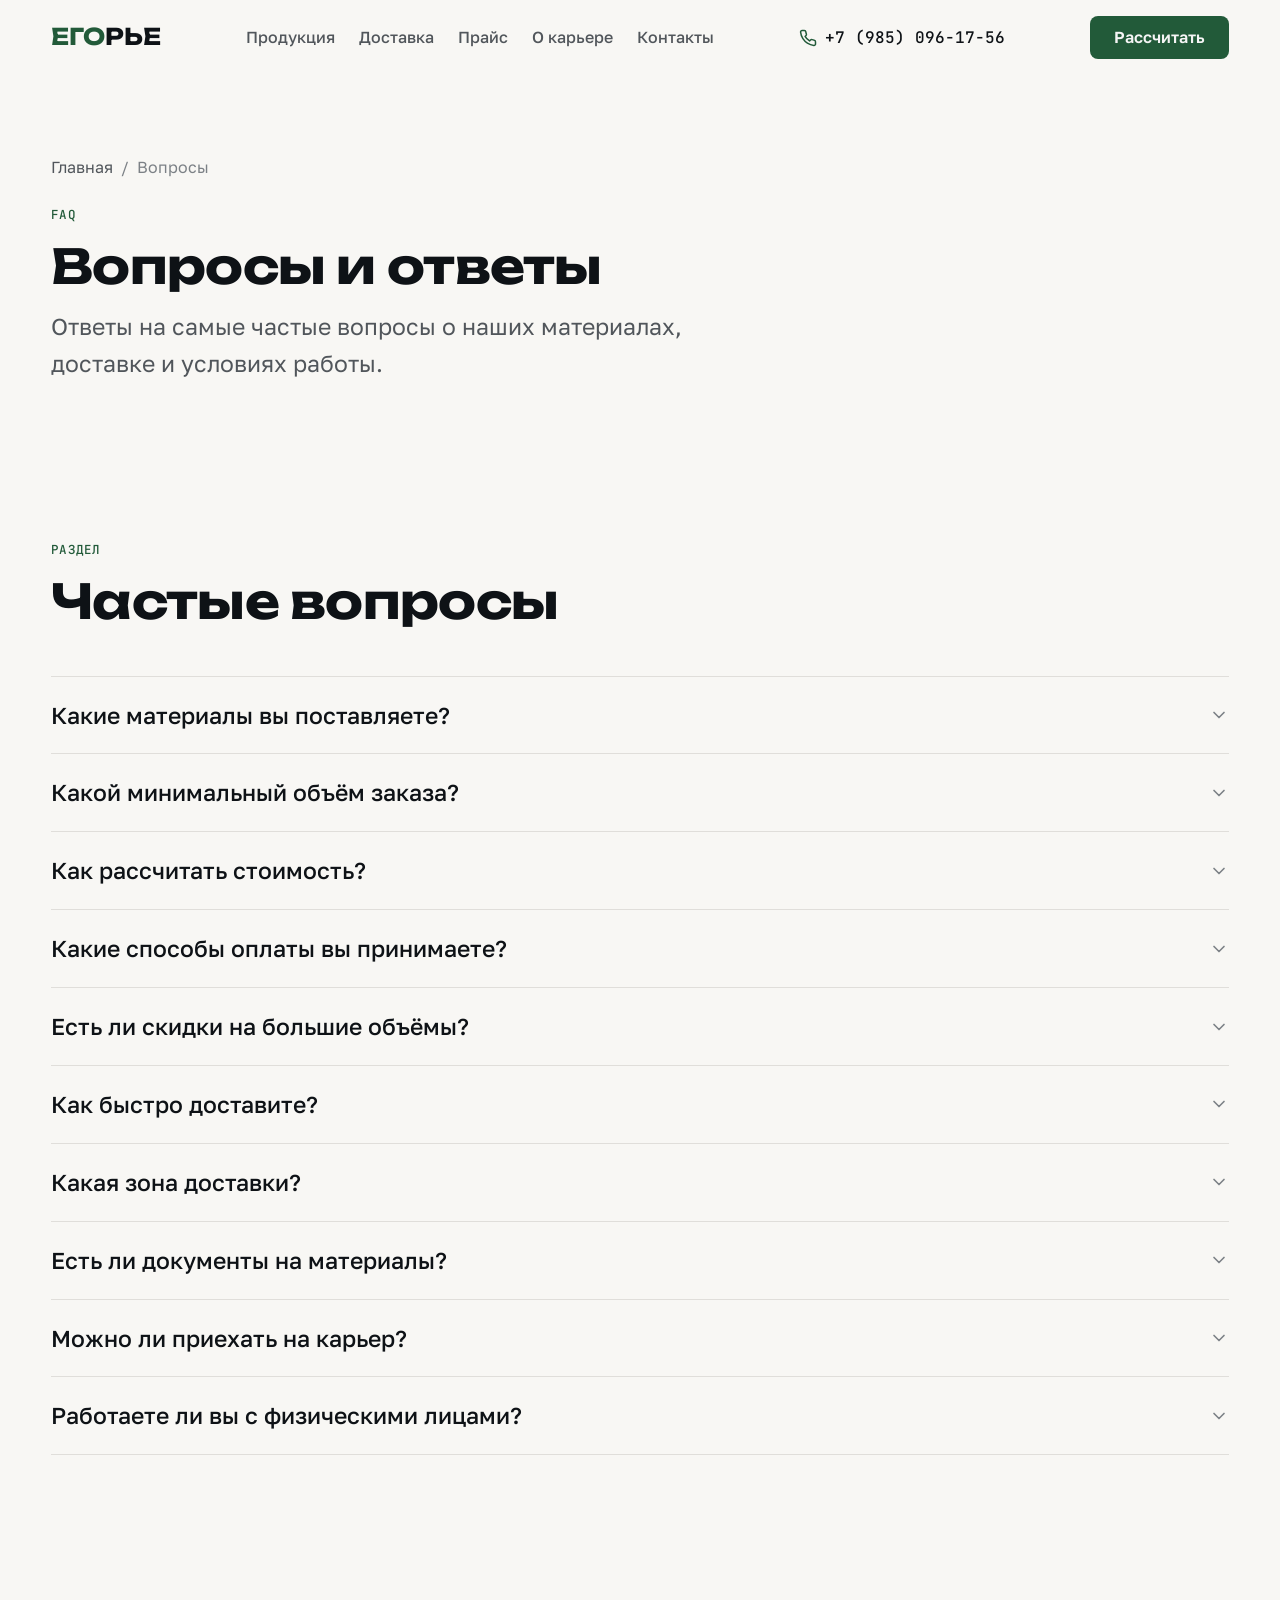
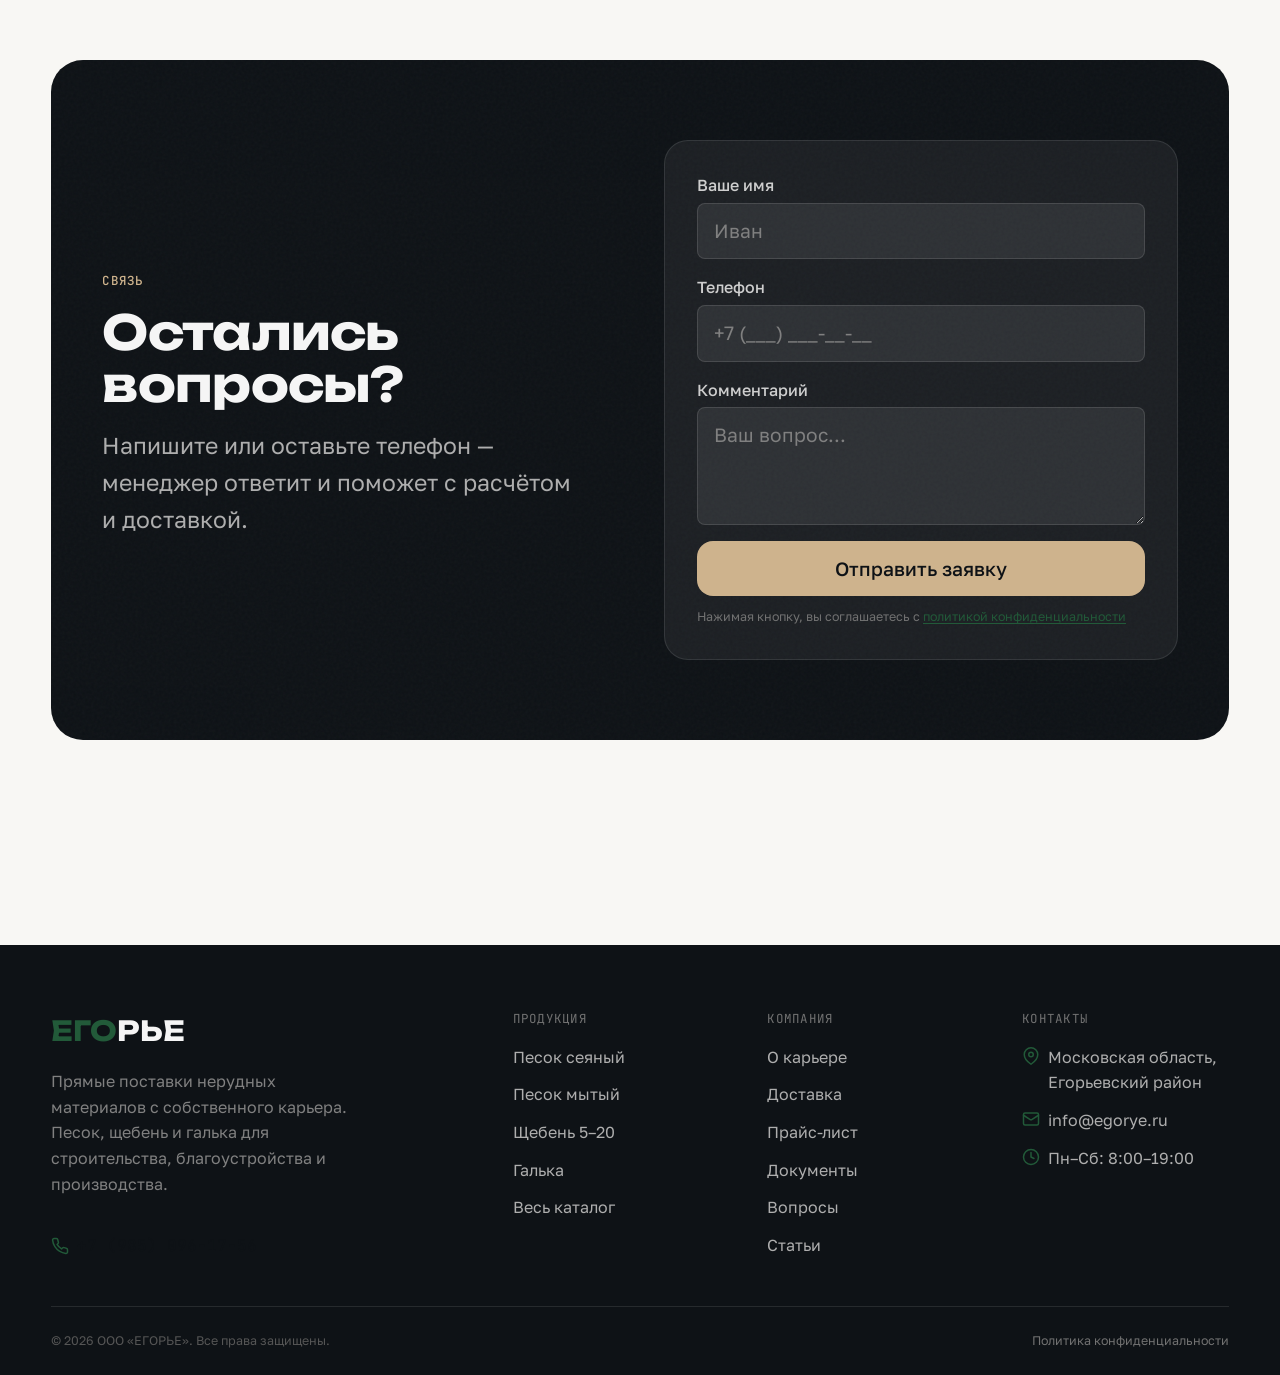
<file: faq.html>
<!DOCTYPE html>
<html lang="ru">
<head>
  <meta charset="UTF-8">
  <meta name="viewport" content="width=device-width, initial-scale=1.0">
  <title>Вопросы и ответы — ООО ЕГОРЬЕ</title>
  <meta name="description" content="Ответы на частые вопросы о покупке песка, щебня и гальки: доставка, оплата, объёмы, качество.">
  <meta property="og:title" content="Вопросы и ответы — ООО ЕГОРЬЕ">
  <meta property="og:description" content="Доставка, оплата, объёмы, качество — ответы на частые вопросы о нерудных материалах.">
  <link rel="canonical" href="https://egorye.ru/faq.html">
  <link rel="preconnect" href="https://fonts.googleapis.com">
  <link rel="preconnect" href="https://fonts.gstatic.com" crossorigin>
  <link href="https://fonts.googleapis.com/css2?family=Golos+Text:wght@400;500;600;700&family=JetBrains+Mono:wght@400;500;700&family=Unbounded:wght@600;700;800&display=swap" rel="stylesheet">
  <link rel="stylesheet" href="css/base.css">
  <link rel="stylesheet" href="css/tokens.css">
  <link rel="stylesheet" href="css/components.css">
  <link rel="stylesheet" href="css/sections.css">
</head>
<body>
  <a href="#main-content" class="skip-link">Перейти к содержимому</a>
  <header id="site-header"></header>

  <main id="main-content">
    <section class="page-hero container">
      <nav class="breadcrumbs" aria-label="Навигация по сайту">
        <a href="index.html">Главная</a> <span>/</span> <span>Вопросы</span>
      </nav>
      <div class="page-hero-content" data-reveal="up">
        <span class="label">FAQ</span>
        <h1 class="headline-section">Вопросы и ответы</h1>
        <p class="body-lg">Ответы на самые частые вопросы о наших материалах, доставке и условиях работы.</p>
      </div>
    </section>

    <section class="section container" aria-labelledby="faq-list-title">
      <div class="section-header" data-reveal="up">
        <span class="label">Раздел</span>
        <h2 class="headline-section" id="faq-list-title">Частые вопросы</h2>
      </div>
      <div style="border-top:1px solid var(--c-border)">
        <details class="accordion">
          <summary class="accordion-trigger">
            <span>Какие материалы вы поставляете?</span>
            <svg class="accordion-icon" viewBox="0 0 24 24" fill="none" stroke="currentColor" stroke-width="2" stroke-linecap="round" stroke-linejoin="round" aria-hidden="true"><path d="m6 9 6 6 6-6"/></svg>
          </summary>
          <div class="accordion-content">
            <p>Мы поставляем песок сеяный, песок мытый, щебень фракции 5–20 и природную гальку. Всё с собственного карьера в Егорьевском районе.</p>
          </div>
        </details>
        <details class="accordion">
          <summary class="accordion-trigger">
            <span>Какой минимальный объём заказа?</span>
            <svg class="accordion-icon" viewBox="0 0 24 24" fill="none" stroke="currentColor" stroke-width="2" stroke-linecap="round" stroke-linejoin="round" aria-hidden="true"><path d="m6 9 6 6 6-6"/></svg>
          </summary>
          <div class="accordion-content">
            <p>Минимальный заказ — 10 тонн (один рейс самосвала). Для меньших объёмов рекомендуем самовывоз.</p>
          </div>
        </details>
        <details class="accordion">
          <summary class="accordion-trigger">
            <span>Как рассчитать стоимость?</span>
            <svg class="accordion-icon" viewBox="0 0 24 24" fill="none" stroke="currentColor" stroke-width="2" stroke-linecap="round" stroke-linejoin="round" aria-hidden="true"><path d="m6 9 6 6 6-6"/></svg>
          </summary>
          <div class="accordion-content">
            <p>Воспользуйтесь нашим <a href="kalkulyator.html" style="color:var(--c-brand);text-decoration:underline;text-underline-offset:2px">онлайн-калькулятором</a> или позвоните менеджеру. Стоимость зависит от материала, объёма и расстояния доставки.</p>
          </div>
        </details>
        <details class="accordion">
          <summary class="accordion-trigger">
            <span>Какие способы оплаты вы принимаете?</span>
            <svg class="accordion-icon" viewBox="0 0 24 24" fill="none" stroke="currentColor" stroke-width="2" stroke-linecap="round" stroke-linejoin="round" aria-hidden="true"><path d="m6 9 6 6 6-6"/></svg>
          </summary>
          <div class="accordion-content">
            <p>Наличный и безналичный расчёт. Для юридических лиц — оплата по счёту. Договор и счёт оформляем в день обращения.</p>
          </div>
        </details>
        <details class="accordion">
          <summary class="accordion-trigger">
            <span>Есть ли скидки на большие объёмы?</span>
            <svg class="accordion-icon" viewBox="0 0 24 24" fill="none" stroke="currentColor" stroke-width="2" stroke-linecap="round" stroke-linejoin="round" aria-hidden="true"><path d="m6 9 6 6 6-6"/></svg>
          </summary>
          <div class="accordion-content">
            <p>Да. От 100 тонн — скидка 5%, от 500 тонн — 10%. Для регулярных поставок — индивидуальные условия.</p>
          </div>
        </details>
        <details class="accordion">
          <summary class="accordion-trigger">
            <span>Как быстро доставите?</span>
            <svg class="accordion-icon" viewBox="0 0 24 24" fill="none" stroke="currentColor" stroke-width="2" stroke-linecap="round" stroke-linejoin="round" aria-hidden="true"><path d="m6 9 6 6 6-6"/></svg>
          </summary>
          <div class="accordion-content">
            <p>Стандартный срок — 1–3 рабочих дня. При наличии на карьере возможна отгрузка в день заказа.</p>
          </div>
        </details>
        <details class="accordion">
          <summary class="accordion-trigger">
            <span>Какая зона доставки?</span>
            <svg class="accordion-icon" viewBox="0 0 24 24" fill="none" stroke="currentColor" stroke-width="2" stroke-linecap="round" stroke-linejoin="round" aria-hidden="true"><path d="m6 9 6 6 6-6"/></svg>
          </summary>
          <div class="accordion-content">
            <p>Доставляем по всей Московской области в радиусе до 200 км от карьера.</p>
          </div>
        </details>
        <details class="accordion">
          <summary class="accordion-trigger">
            <span>Есть ли документы на материалы?</span>
            <svg class="accordion-icon" viewBox="0 0 24 24" fill="none" stroke="currentColor" stroke-width="2" stroke-linecap="round" stroke-linejoin="round" aria-hidden="true"><path d="m6 9 6 6 6-6"/></svg>
          </summary>
          <div class="accordion-content">
            <p>Да, предоставляем паспорта качества, сертификаты соответствия и ТТН к каждой поставке.</p>
          </div>
        </details>
        <details class="accordion">
          <summary class="accordion-trigger">
            <span>Можно ли приехать на карьер?</span>
            <svg class="accordion-icon" viewBox="0 0 24 24" fill="none" stroke="currentColor" stroke-width="2" stroke-linecap="round" stroke-linejoin="round" aria-hidden="true"><path d="m6 9 6 6 6-6"/></svg>
          </summary>
          <div class="accordion-content">
            <p>Да, самовывоз возможен. Свяжитесь с менеджером для согласования времени.</p>
          </div>
        </details>
        <details class="accordion">
          <summary class="accordion-trigger">
            <span>Работаете ли вы с физическими лицами?</span>
            <svg class="accordion-icon" viewBox="0 0 24 24" fill="none" stroke="currentColor" stroke-width="2" stroke-linecap="round" stroke-linejoin="round" aria-hidden="true"><path d="m6 9 6 6 6-6"/></svg>
          </summary>
          <div class="accordion-content">
            <p>Работаем с физическими и юридическими лицами. Оформляем полный пакет документов для обоих типов клиентов.</p>
          </div>
        </details>
      </div>
    </section>

    <section class="section container" id="callback" aria-labelledby="faq-cta-title">
      <div class="cta-section noise">
        <div class="container">
          <div class="cta-inner">
            <div class="cta-content" data-reveal="left">
              <span class="label" style="color:var(--c-accent)">Связь</span>
              <h2 class="headline-section" id="faq-cta-title" style="color:var(--c-text-inverse)">Остались вопросы?</h2>
              <p class="body-lg" style="color:oklch(0.75 0 0)">
                Напишите или оставьте телефон — менеджер ответит и поможет с расчётом и доставкой.
              </p>
            </div>
            <div class="cta-form" data-reveal="right">
              <form data-form class="form-grid" novalidate>
                <div class="field">
                  <label class="field-label" for="faq-cta-name">Ваше имя</label>
                  <input class="input" id="faq-cta-name" name="name" type="text" placeholder="Иван" required aria-describedby="faq-cta-name-err" aria-invalid="false">
                  <p class="field-error" id="faq-cta-name-err" role="alert" hidden></p>
                </div>
                <div class="field">
                  <label class="field-label" for="faq-cta-phone">Телефон</label>
                  <input class="input" id="faq-cta-phone" name="phone" type="tel" placeholder="+7 (___) ___-__-__" required aria-describedby="faq-cta-phone-err" aria-invalid="false">
                  <p class="field-error" id="faq-cta-phone-err" role="alert" hidden></p>
                </div>
                <div class="field" style="grid-column:1/-1">
                  <label class="field-label" for="faq-cta-msg">Комментарий</label>
                  <textarea class="input" id="faq-cta-msg" name="message" placeholder="Ваш вопрос..." rows="3"></textarea>
                </div>
                <div style="grid-column:1/-1;display:flex;flex-direction:column;gap:var(--s-3)">
                  <button type="submit" class="btn btn-accent btn-lg" style="width:100%">Отправить заявку</button>
                  <p class="form-consent">Нажимая кнопку, вы соглашаетесь с <a href="dokumenty.html">политикой конфиденциальности</a></p>
                </div>
              </form>
            </div>
          </div>
        </div>
      </div>
    </section>
  </main>

  <footer id="site-footer"></footer>
  <script src="js/shared.js" defer></script>
  <script src="js/forms.js" defer></script>
</body>
</html>
</file>
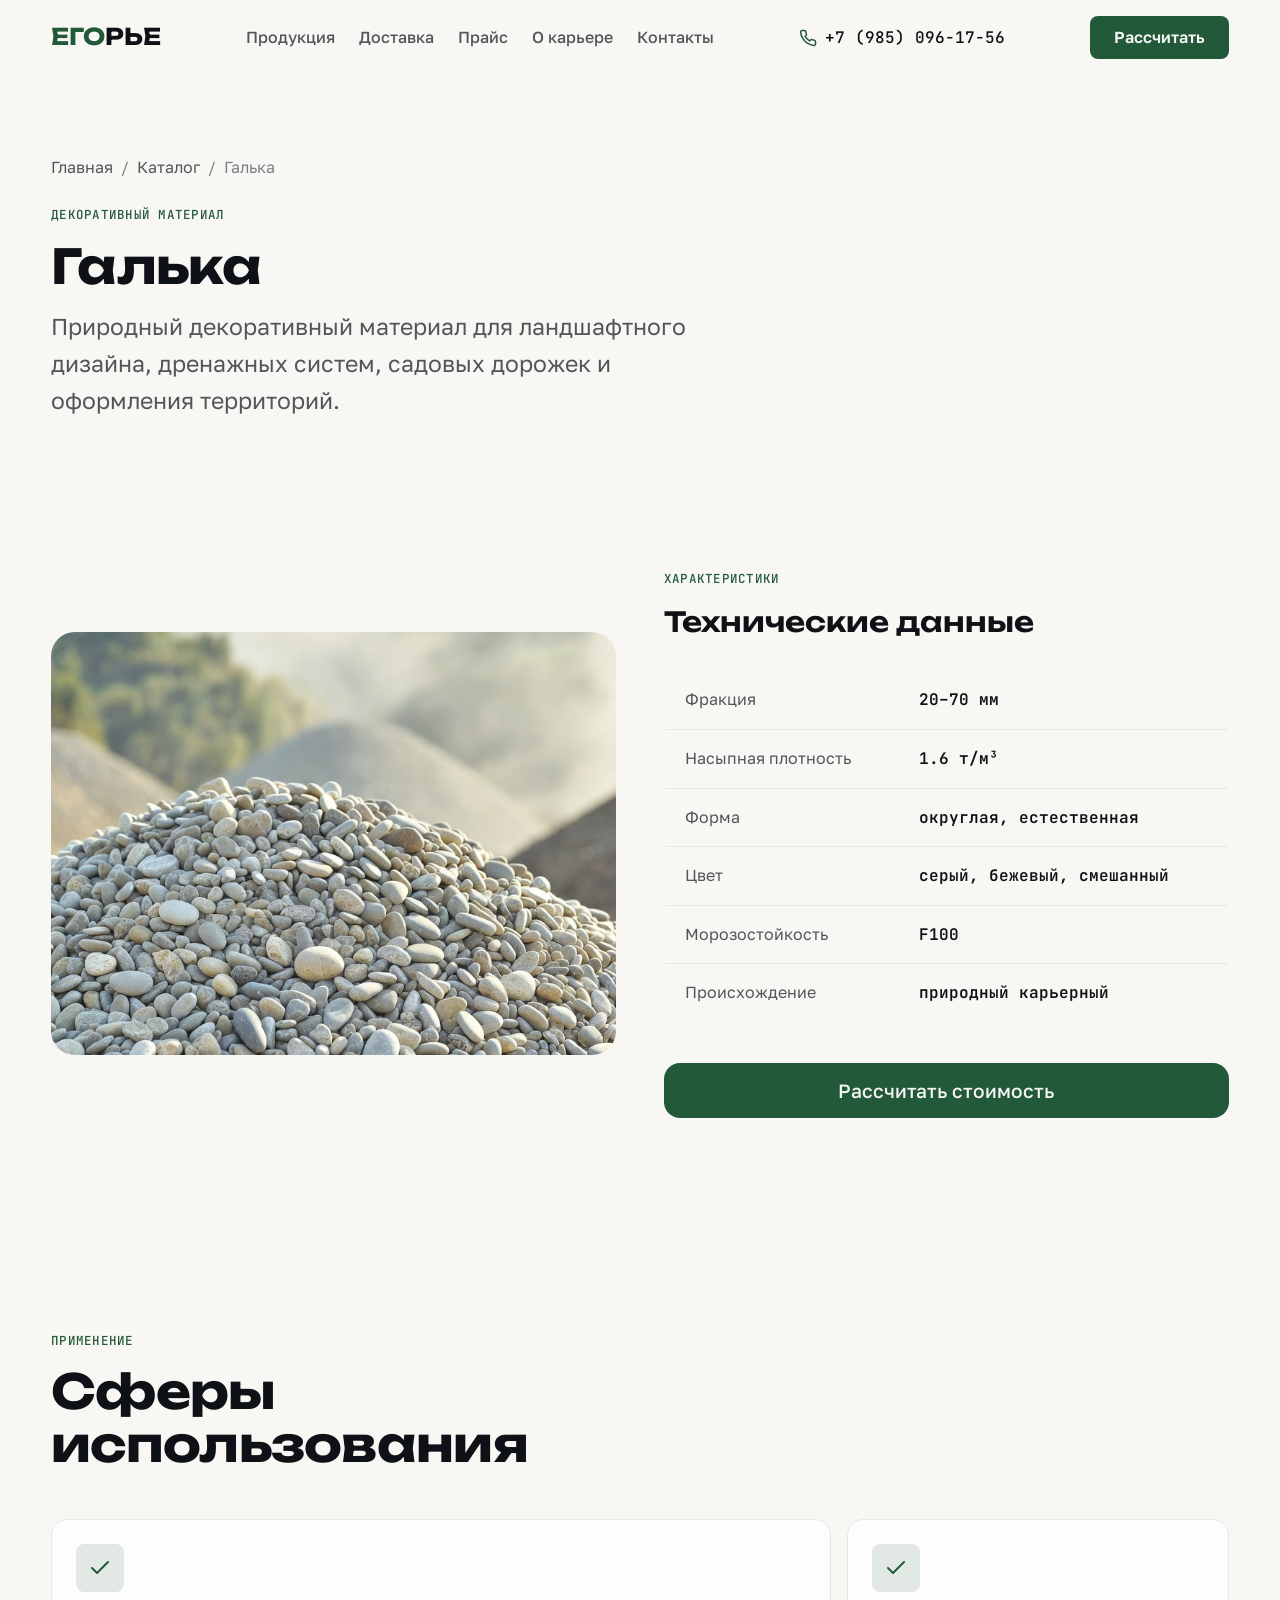
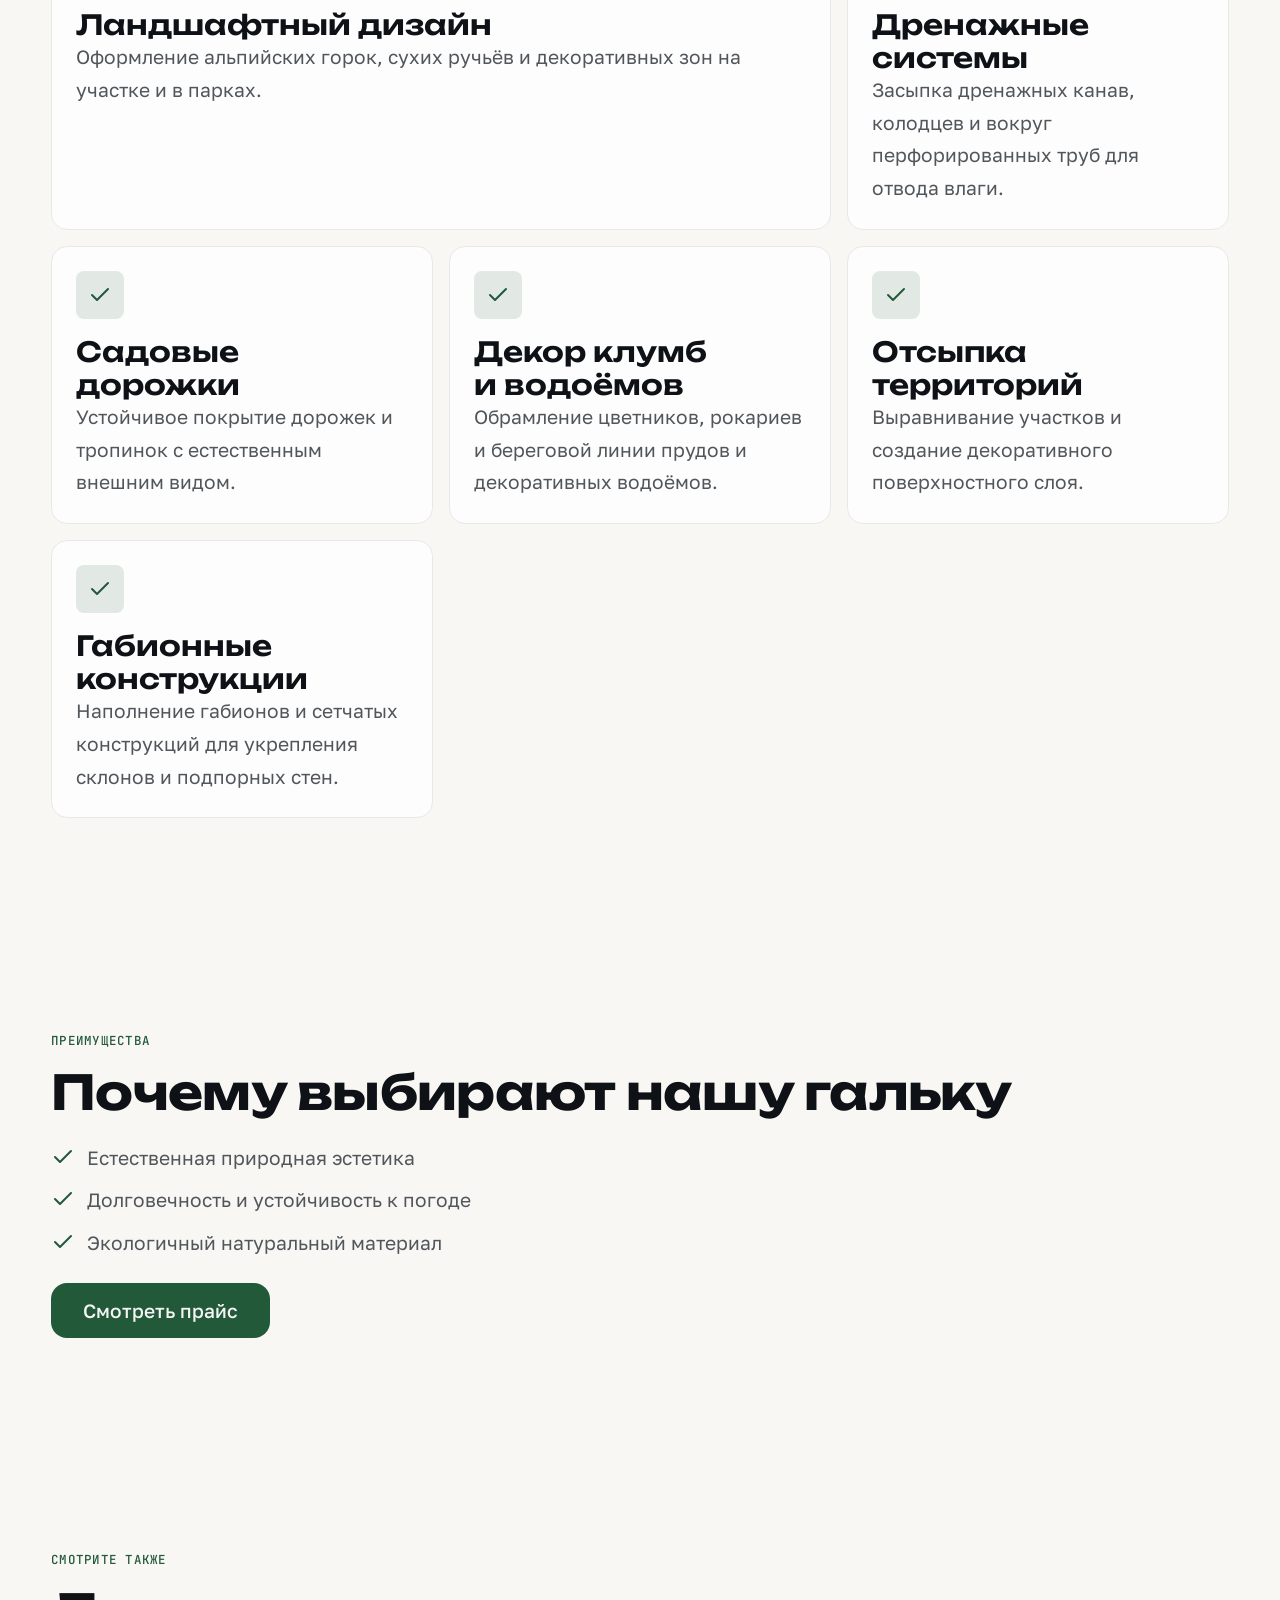
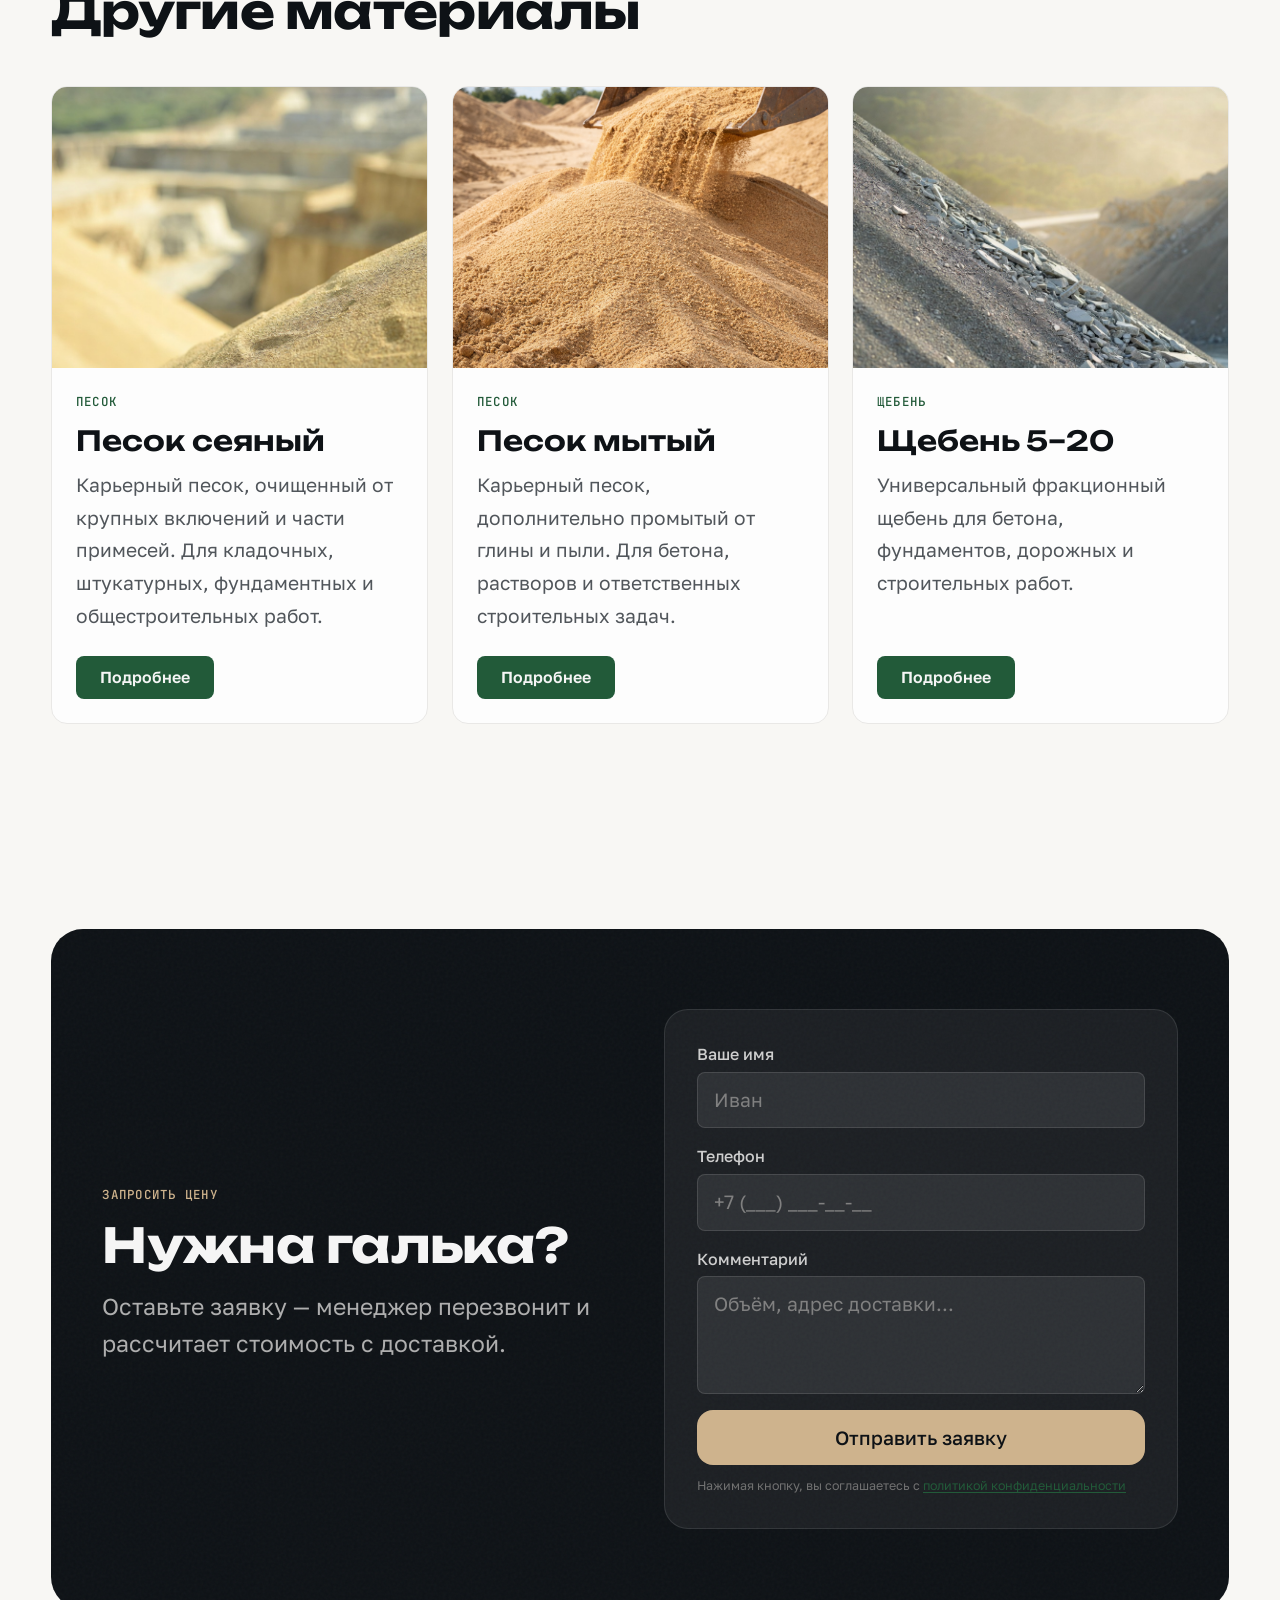
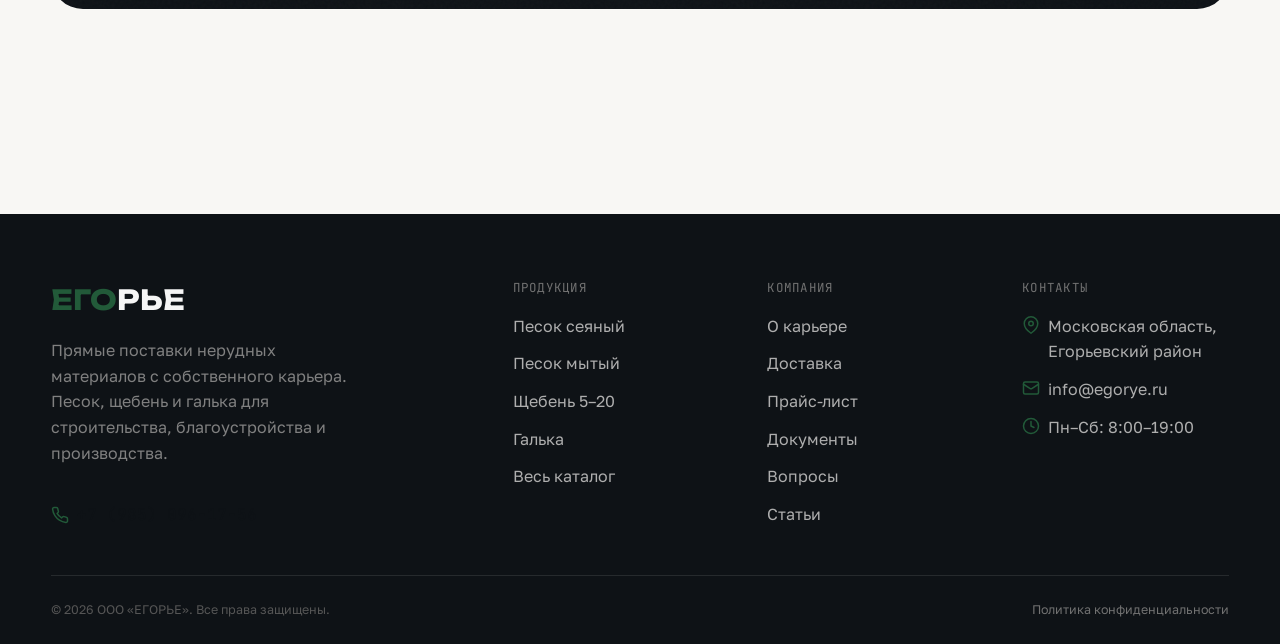
<file: galka.html>
<!DOCTYPE html>
<html lang="ru">
<head>
  <meta charset="UTF-8">
  <meta name="viewport" content="width=device-width, initial-scale=1.0">
  <title>Галька природная — купить с доставкой | ООО ЕГОРЬЕ</title>
  <meta name="description" content="Природная галька с карьера. Для ландшафтного дизайна, дренажа, дорожек. Доставка по Московской области.">
  <meta property="og:title" content="Галька природная — купить с доставкой | ООО ЕГОРЬЕ">
  <meta property="og:description" content="Природная галька с карьера. Ландшафт, дренаж, дорожки. Доставка по области.">
  <link rel="canonical" href="https://egorye.ru/galka.html">
  <link rel="preconnect" href="https://fonts.googleapis.com">
  <link rel="preconnect" href="https://fonts.gstatic.com" crossorigin>
  <link href="https://fonts.googleapis.com/css2?family=Golos+Text:wght@400;500;600;700&family=JetBrains+Mono:wght@400;500;700&family=Unbounded:wght@600;700;800&display=swap" rel="stylesheet">
  <link rel="stylesheet" href="css/base.css">
  <link rel="stylesheet" href="css/tokens.css">
  <link rel="stylesheet" href="css/components.css">
  <link rel="stylesheet" href="css/sections.css">
  <script type="application/ld+json">
  {
    "@context": "https://schema.org",
    "@type": "Product",
    "name": "Галька природная",
    "description": "Природный декоративный материал для ландшафтного дизайна, дренажных систем, садовых дорожек и оформления территорий.",
    "image": "https://egorye.ru/img/galka/galkax.jpg",
    "brand": {
      "@type": "Brand",
      "name": "ООО ЕГОРЬЕ"
    },
    "offers": {
      "@type": "Offer",
      "url": "https://egorye.ru/galka.html",
      "priceCurrency": "RUB",
      "availability": "https://schema.org/InStock",
      "itemCondition": "https://schema.org/NewCondition",
      "seller": {
        "@type": "Organization",
        "name": "ООО ЕГОРЬЕ"
      }
    }
  }
  </script>
</head>
<body>
  <a href="#main-content" class="skip-link">Перейти к содержимому</a>
  <header id="site-header"></header>
  <main id="main-content">
    <section class="page-hero container">
      <nav class="breadcrumbs" aria-label="Навигация">
        <a href="index.html">Главная</a> <span>/</span> <a href="catalog.html">Каталог</a> <span>/</span> <span>Галька</span>
      </nav>
      <div class="page-hero-content" data-reveal="up">
        <span class="label">Декоративный материал</span>
        <h1 class="headline-section">Галька</h1>
        <p class="body-lg">Природный декоративный материал для ландшафтного дизайна, дренажных систем, садовых дорожек и оформления территорий.</p>
      </div>
    </section>

    <section class="section container">
      <div class="split-section">
        <div class="split-image" data-reveal="left">
          <img src="img/galka/galkax.jpg" alt="Природная галька" width="640" height="480" loading="lazy">
        </div>
        <div class="split-content" data-reveal="right">
          <span class="label">Характеристики</span>
          <h2 class="headline-card">Технические данные</h2>
          <table class="price-table" style="margin-top:var(--s-4)">
            <tbody>
              <tr><td>Фракция</td><td class="price-value">20–70 мм</td></tr>
              <tr><td>Насыпная плотность</td><td class="price-value">1.6 т/м³</td></tr>
              <tr><td>Форма</td><td class="price-value">округлая, естественная</td></tr>
              <tr><td>Цвет</td><td class="price-value">серый, бежевый, смешанный</td></tr>
              <tr><td>Морозостойкость</td><td class="price-value">F100</td></tr>
              <tr><td>Происхождение</td><td class="price-value">природный карьерный</td></tr>
            </tbody>
          </table>
          <a href="kalkulyator.html" class="btn btn-primary btn-lg" style="margin-top:var(--s-6)">Рассчитать стоимость</a>
        </div>
      </div>
    </section>

    <section class="section container">
      <div class="section-header" data-reveal="up">
        <span class="label">Применение</span>
        <h2 class="headline-section">Сферы использования</h2>
      </div>
      <div class="advantages-grid" data-stagger>
        <div class="advantage-card">
          <div class="advantage-icon">
            <svg viewBox="0 0 24 24" fill="none" stroke="currentColor" stroke-width="2" stroke-linecap="round" stroke-linejoin="round"><polyline points="20 6 9 17 4 12"/></svg>
          </div>
          <h3 class="headline-card">Ландшафтный дизайн</h3>
          <p class="body-text">Оформление альпийских горок, сухих ручьёв и декоративных зон на участке и в парках.</p>
        </div>
        <div class="advantage-card">
          <div class="advantage-icon">
            <svg viewBox="0 0 24 24" fill="none" stroke="currentColor" stroke-width="2" stroke-linecap="round" stroke-linejoin="round"><polyline points="20 6 9 17 4 12"/></svg>
          </div>
          <h3 class="headline-card">Дренажные системы</h3>
          <p class="body-text">Засыпка дренажных канав, колодцев и вокруг перфорированных труб для отвода влаги.</p>
        </div>
        <div class="advantage-card">
          <div class="advantage-icon">
            <svg viewBox="0 0 24 24" fill="none" stroke="currentColor" stroke-width="2" stroke-linecap="round" stroke-linejoin="round"><polyline points="20 6 9 17 4 12"/></svg>
          </div>
          <h3 class="headline-card">Садовые дорожки</h3>
          <p class="body-text">Устойчивое покрытие дорожек и тропинок с естественным внешним видом.</p>
        </div>
        <div class="advantage-card">
          <div class="advantage-icon">
            <svg viewBox="0 0 24 24" fill="none" stroke="currentColor" stroke-width="2" stroke-linecap="round" stroke-linejoin="round"><polyline points="20 6 9 17 4 12"/></svg>
          </div>
          <h3 class="headline-card">Декор клумб и водоёмов</h3>
          <p class="body-text">Обрамление цветников, рокариев и береговой линии прудов и декоративных водоёмов.</p>
        </div>
        <div class="advantage-card">
          <div class="advantage-icon">
            <svg viewBox="0 0 24 24" fill="none" stroke="currentColor" stroke-width="2" stroke-linecap="round" stroke-linejoin="round"><polyline points="20 6 9 17 4 12"/></svg>
          </div>
          <h3 class="headline-card">Отсыпка территорий</h3>
          <p class="body-text">Выравнивание участков и создание декоративного поверхностного слоя.</p>
        </div>
        <div class="advantage-card">
          <div class="advantage-icon">
            <svg viewBox="0 0 24 24" fill="none" stroke="currentColor" stroke-width="2" stroke-linecap="round" stroke-linejoin="round"><polyline points="20 6 9 17 4 12"/></svg>
          </div>
          <h3 class="headline-card">Габионные конструкции</h3>
          <p class="body-text">Наполнение габионов и сетчатых конструкций для укрепления склонов и подпорных стен.</p>
        </div>
      </div>
    </section>

    <section class="section container">
      <div data-reveal="up">
        <span class="label">Преимущества</span>
        <h2 class="headline-section" style="margin-top:var(--s-3)">Почему выбирают нашу гальку</h2>
        <div class="split-features" style="margin-top:var(--s-6)">
          <div class="split-feature">
            <svg class="split-feature-icon" viewBox="0 0 24 24" fill="none" stroke="currentColor" stroke-width="2" stroke-linecap="round" stroke-linejoin="round"><polyline points="20 6 9 17 4 12"/></svg>
            <span class="split-feature-text">Естественная природная эстетика</span>
          </div>
          <div class="split-feature">
            <svg class="split-feature-icon" viewBox="0 0 24 24" fill="none" stroke="currentColor" stroke-width="2" stroke-linecap="round" stroke-linejoin="round"><polyline points="20 6 9 17 4 12"/></svg>
            <span class="split-feature-text">Долговечность и устойчивость к погоде</span>
          </div>
          <div class="split-feature">
            <svg class="split-feature-icon" viewBox="0 0 24 24" fill="none" stroke="currentColor" stroke-width="2" stroke-linecap="round" stroke-linejoin="round"><polyline points="20 6 9 17 4 12"/></svg>
            <span class="split-feature-text">Экологичный натуральный материал</span>
          </div>
        </div>
        <a href="price.html" class="btn btn-primary btn-lg" style="margin-top:var(--s-6)">Смотреть прайс</a>
      </div>
    </section>

    <section class="section container">
      <div class="section-header" data-reveal="up">
        <span class="label">Смотрите также</span>
        <h2 class="headline-section">Другие материалы</h2>
      </div>
      <div class="products-grid" data-stagger>
        <a href="pesok-seyanyy.html" class="card product-card">
          <div class="card-media">
            <img src="img/pesok-seyanyy/pesokseaynx.jpg" alt="Песок сеяный" width="640" height="480" loading="lazy">
          </div>
          <div class="card-body">
            <span class="label">Песок</span>
            <h2 class="headline-card">Песок сеяный</h2>
            <p class="body-text">Карьерный песок, очищенный от крупных включений и части примесей. Для кладочных, штукатурных, фундаментных и общестроительных работ.</p>
          </div>
          <div class="card-footer">
            <span class="btn btn-primary btn-sm">Подробнее</span>
          </div>
        </a>
        <a href="pesok-mytyy.html" class="card product-card">
          <div class="card-media">
            <img src="img/pesok-mytyy/pesok.png" alt="Песок мытый" width="640" height="480" loading="lazy">
          </div>
          <div class="card-body">
            <span class="label">Песок</span>
            <h2 class="headline-card">Песок мытый</h2>
            <p class="body-text">Карьерный песок, дополнительно промытый от глины и пыли. Для бетона, растворов и ответственных строительных задач.</p>
          </div>
          <div class="card-footer">
            <span class="btn btn-primary btn-sm">Подробнее</span>
          </div>
        </a>
        <a href="shcheben-5-20.html" class="card product-card">
          <div class="card-media">
            <img src="img/shcheben/chebenx.jpg" alt="Щебень фракции 5–20" width="640" height="480" loading="lazy">
          </div>
          <div class="card-body">
            <span class="label">Щебень</span>
            <h2 class="headline-card">Щебень 5–20</h2>
            <p class="body-text">Универсальный фракционный щебень для бетона, фундаментов, дорожных и строительных работ.</p>
          </div>
          <div class="card-footer">
            <span class="btn btn-primary btn-sm">Подробнее</span>
          </div>
        </a>
      </div>
    </section>

    <section class="section container" id="callback">
      <div class="cta-section noise">
        <div class="container">
          <div class="cta-inner">
            <div class="cta-content" data-reveal="left">
              <span class="label">Запросить цену</span>
              <h2 class="headline-section" style="color:var(--c-text-inverse)">Нужна галька?</h2>
              <p class="body-lg" style="color:oklch(0.75 0 0)">Оставьте заявку — менеджер перезвонит и рассчитает стоимость с доставкой.</p>
            </div>
            <div class="cta-form" data-reveal="right">
              <form data-form class="form-grid" novalidate>
                <div class="field"><label class="field-label" for="cta-name">Ваше имя</label><input class="input" id="cta-name" name="name" type="text" placeholder="Иван" required aria-describedby="cta-name-err" aria-invalid="false"><p class="field-error" id="cta-name-err" role="alert" hidden></p></div>
                <div class="field"><label class="field-label" for="cta-phone">Телефон</label><input class="input" id="cta-phone" name="phone" type="tel" placeholder="+7 (___) ___-__-__" required aria-describedby="cta-phone-err" aria-invalid="false"><p class="field-error" id="cta-phone-err" role="alert" hidden></p></div>
                <div class="field" style="grid-column:1/-1"><label class="field-label" for="cta-msg">Комментарий</label><textarea class="input" id="cta-msg" name="message" placeholder="Объём, адрес доставки..." rows="3"></textarea></div>
                <div style="grid-column:1/-1;display:flex;flex-direction:column;gap:var(--s-3)"><button type="submit" class="btn btn-accent btn-lg" style="width:100%">Отправить заявку</button><p class="form-consent">Нажимая кнопку, вы соглашаетесь с <a href="dokumenty.html">политикой конфиденциальности</a></p></div>
              </form>
            </div>
          </div>
        </div>
      </div>
    </section>
  </main>
  <footer id="site-footer"></footer>
  <script src="js/shared.js" defer></script>
  <script src="js/forms.js" defer></script>
</body>
</html>
</file>
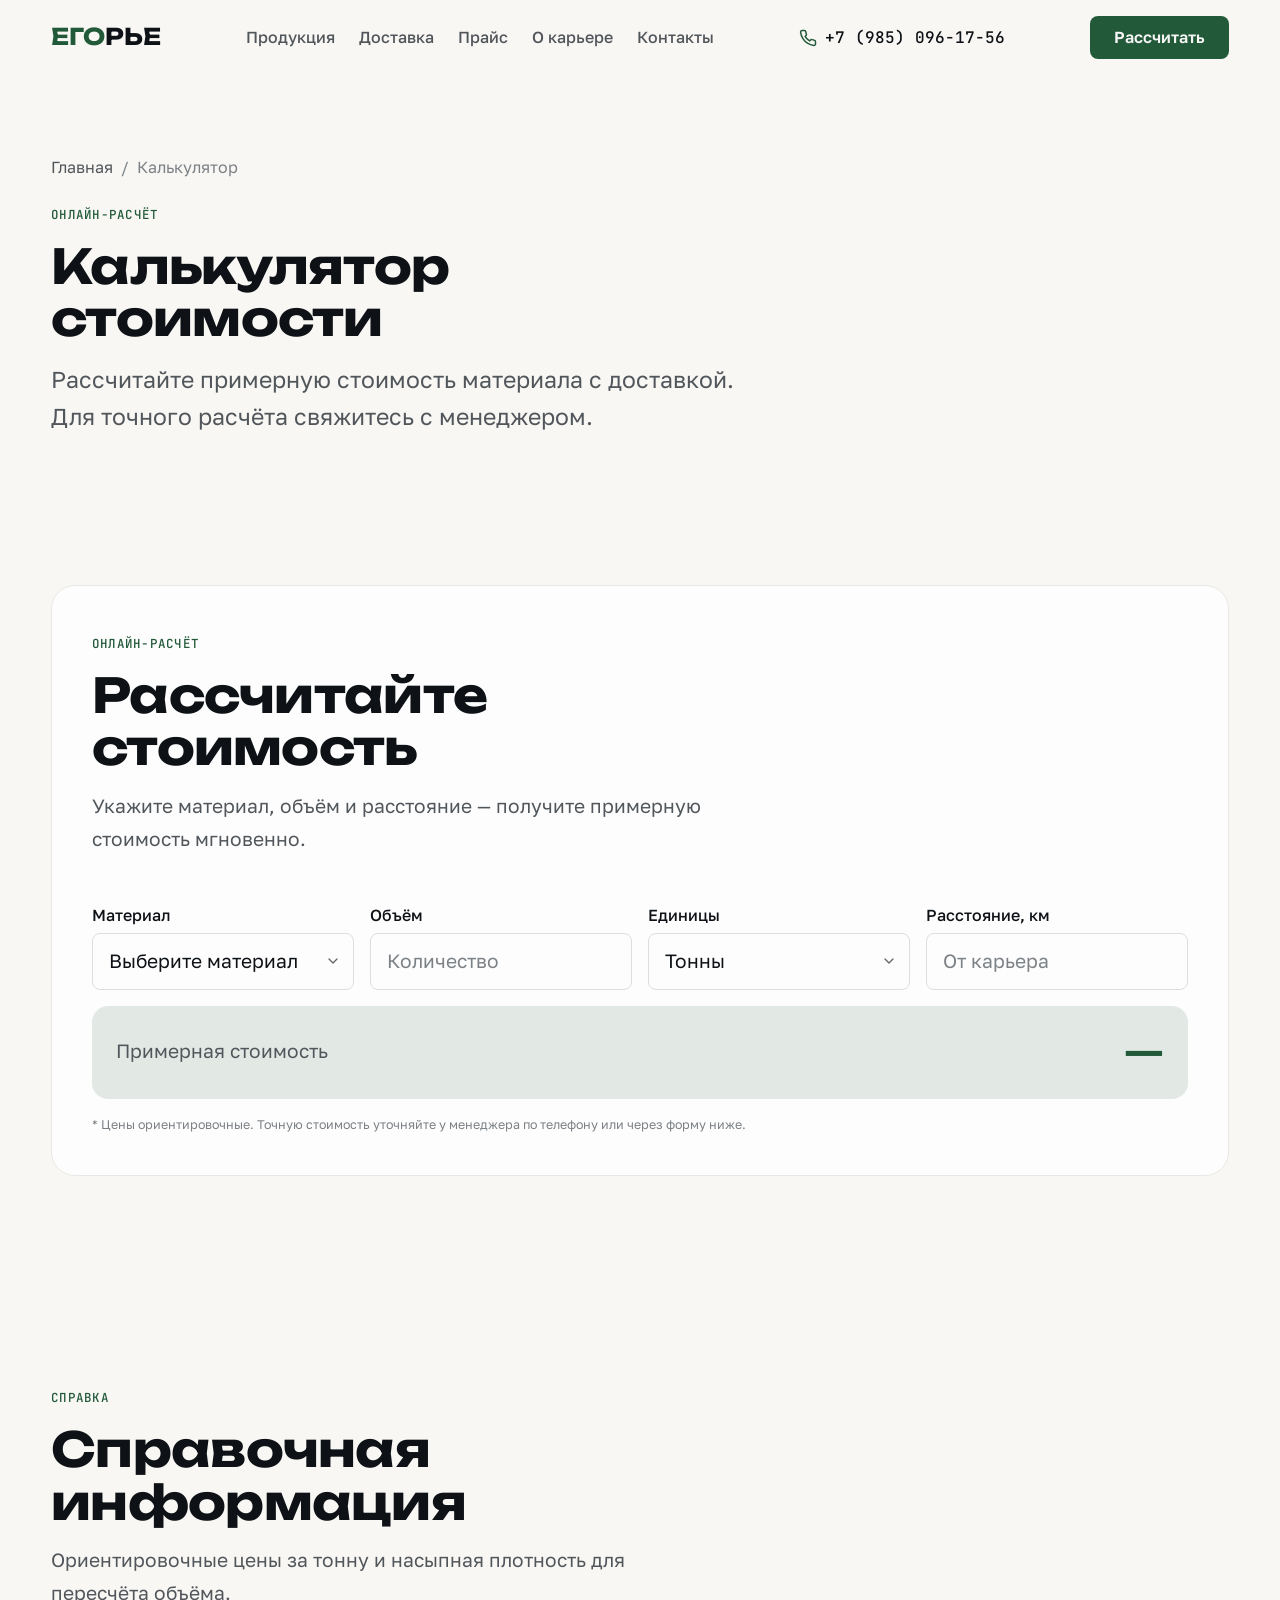
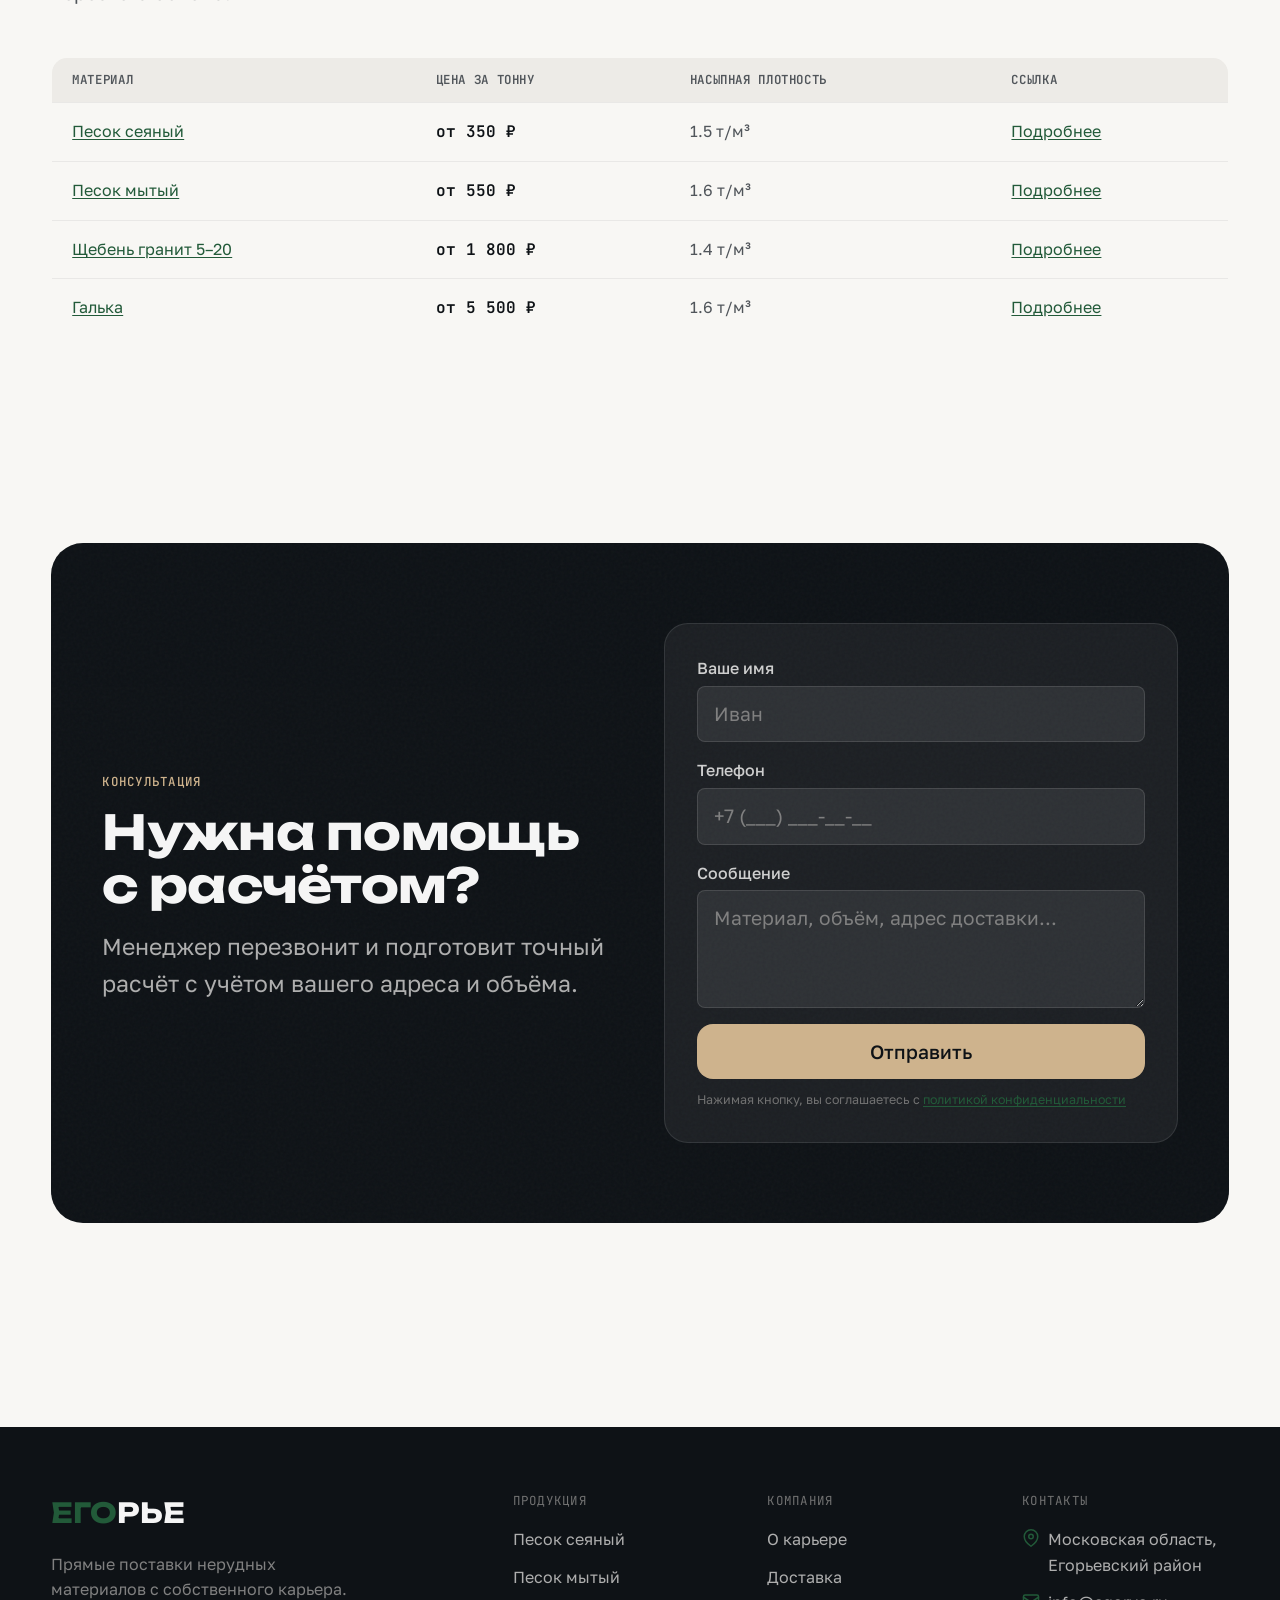
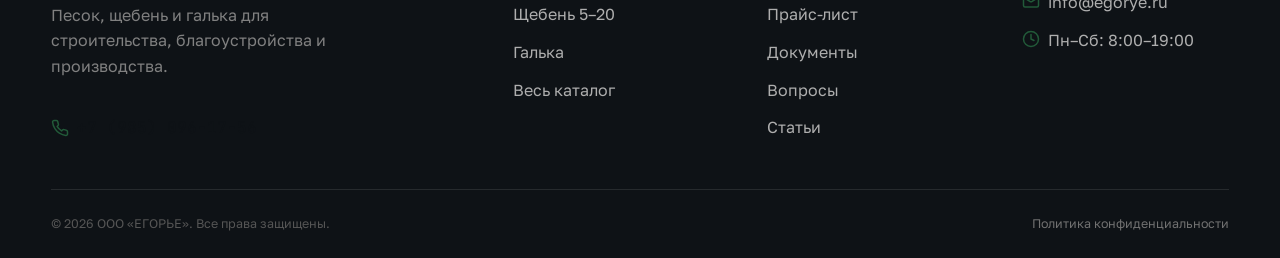
<file: kalkulyator.html>
<!DOCTYPE html>
<html lang="ru">
<head>
  <meta charset="UTF-8">
  <meta name="viewport" content="width=device-width, initial-scale=1.0">
  <title>Калькулятор стоимости доставки — ООО ЕГОРЬЕ</title>
  <meta name="description" content="Рассчитайте стоимость песка, щебня или гальки с доставкой. Онлайн-калькулятор ООО ЕГОРЬЕ.">
  <meta property="og:title" content="Калькулятор стоимости доставки — ООО ЕГОРЬЕ">
  <meta property="og:description" content="Рассчитайте стоимость песка, щебня или гальки с доставкой. Онлайн-калькулятор ООО ЕГОРЬЕ.">
  <link rel="canonical" href="https://egorye.ru/kalkulyator.html">
  <link rel="preconnect" href="https://fonts.googleapis.com">
  <link rel="preconnect" href="https://fonts.gstatic.com" crossorigin>
  <link href="https://fonts.googleapis.com/css2?family=Golos+Text:wght@400;500;600;700&family=JetBrains+Mono:wght@400;500;700&family=Unbounded:wght@600;700;800&display=swap" rel="stylesheet">
  <link rel="stylesheet" href="css/base.css">
  <link rel="stylesheet" href="css/tokens.css">
  <link rel="stylesheet" href="css/components.css">
  <link rel="stylesheet" href="css/sections.css">
</head>
<body>
  <a href="#main-content" class="skip-link">Перейти к содержимому</a>
  <header id="site-header"></header>

  <main id="main-content">
    <section class="page-hero container">
      <nav class="breadcrumbs" aria-label="Навигация по сайту">
        <a href="index.html">Главная</a> <span>/</span> <span>Калькулятор</span>
      </nav>
      <div class="page-hero-content" data-reveal="up">
        <span class="label">Онлайн-расчёт</span>
        <h1 class="headline-section">Калькулятор стоимости</h1>
        <p class="body-lg">Рассчитайте примерную стоимость материала с доставкой. Для точного расчёта свяжитесь с менеджером.</p>
      </div>
    </section>

    <section class="section container" aria-labelledby="calc-title">
      <div class="calc-section" data-calculator data-reveal="up">
        <div class="section-header">
          <span class="label">Онлайн-расчёт</span>
          <h2 class="headline-section" id="calc-title">Рассчитайте стоимость</h2>
          <p class="body-text">Укажите материал, объём и расстояние — получите примерную стоимость мгновенно.</p>
        </div>

        <div class="calc-grid">
          <div class="field">
            <label class="field-label" for="calc-mat">Материал</label>
            <select class="input" id="calc-mat" data-calc-material>
              <option value="">Выберите материал</option>
              <option value="pesok-seyanyy">Песок сеяный</option>
              <option value="pesok-mytyy">Песок мытый</option>
              <option value="shcheben-5-20">Щебень 5–20</option>
              <option value="galka">Галька</option>
            </select>
          </div>
          <div class="field">
            <label class="field-label" for="calc-vol">Объём</label>
            <input class="input" id="calc-vol" type="number" min="0" step="0.5" placeholder="Количество" data-calc-volume>
          </div>
          <div class="field">
            <label class="field-label" for="calc-unit">Единицы</label>
            <select class="input" id="calc-unit" data-calc-unit>
              <option value="ton">Тонны</option>
              <option value="m3">Куб. метры</option>
            </select>
          </div>
          <div class="field">
            <label class="field-label" for="calc-dist">Расстояние, км</label>
            <input class="input" id="calc-dist" type="number" min="0" step="1" placeholder="От карьера" data-calc-distance>
          </div>
        </div>

        <div class="calc-result">
          <div>
            <div class="calc-result-label">Примерная стоимость</div>
            <div style="font-size:var(--t-xs);color:var(--c-text-3);margin-top:2px" data-calc-detail>Укажите параметры для расчёта</div>
          </div>
          <div class="calc-result-value" data-calc-result>—</div>
        </div>

        <p style="font-size:var(--t-xs);color:var(--c-text-3);margin-top:var(--s-4)">
          * Цены ориентировочные. Точную стоимость уточняйте у менеджера по телефону или через форму ниже.
        </p>
      </div>
    </section>

    <section class="section container" aria-labelledby="ref-info-title">
      <div class="section-header" data-reveal="up">
        <span class="label">Справка</span>
        <h2 class="headline-section" id="ref-info-title">Справочная информация</h2>
        <p class="body-text">Ориентировочные цены за тонну и насыпная плотность для пересчёта объёма.</p>
      </div>
      <div data-reveal="up" style="overflow-x:auto">
        <table class="price-table">
          <thead>
            <tr>
              <th scope="col">Материал</th>
              <th scope="col">Цена за тонну</th>
              <th scope="col">Насыпная плотность</th>
              <th scope="col">Ссылка</th>
            </tr>
          </thead>
          <tbody>
            <tr>
              <td><a href="pesok-seyanyy.html" style="color:var(--c-brand);text-decoration:underline;text-underline-offset:2px">Песок сеяный</a></td>
              <td class="price-value">от 350 ₽</td>
              <td>1.5 т/м³</td>
              <td><a href="pesok-seyanyy.html" style="color:var(--c-brand);text-decoration:underline;text-underline-offset:2px">Подробнее</a></td>
            </tr>
            <tr>
              <td><a href="pesok-mytyy.html" style="color:var(--c-brand);text-decoration:underline;text-underline-offset:2px">Песок мытый</a></td>
              <td class="price-value">от 550 ₽</td>
              <td>1.6 т/м³</td>
              <td><a href="pesok-mytyy.html" style="color:var(--c-brand);text-decoration:underline;text-underline-offset:2px">Подробнее</a></td>
            </tr>
            <tr>
              <td><a href="shcheben-5-20.html" style="color:var(--c-brand);text-decoration:underline;text-underline-offset:2px">Щебень гранит 5–20</a></td>
              <td class="price-value">от 1 800 ₽</td>
              <td>1.4 т/м³</td>
              <td><a href="shcheben-5-20.html" style="color:var(--c-brand);text-decoration:underline;text-underline-offset:2px">Подробнее</a></td>
            </tr>
            <tr>
              <td><a href="galka.html" style="color:var(--c-brand);text-decoration:underline;text-underline-offset:2px">Галька</a></td>
              <td class="price-value">от 5 500 ₽</td>
              <td>1.6 т/м³</td>
              <td><a href="galka.html" style="color:var(--c-brand);text-decoration:underline;text-underline-offset:2px">Подробнее</a></td>
            </tr>
          </tbody>
        </table>
      </div>
    </section>

    <section class="section container" id="callback" aria-labelledby="calc-cta-title">
      <div class="cta-section noise">
        <div class="container">
          <div class="cta-inner">
            <div class="cta-content" data-reveal="left">
              <span class="label">Консультация</span>
              <h2 class="headline-section" id="calc-cta-title">Нужна помощь с расчётом?</h2>
              <p class="body-lg">Менеджер перезвонит и подготовит точный расчёт с учётом вашего адреса и объёма.</p>
            </div>
            <div class="cta-form" data-reveal="right">
              <form data-form class="form-grid" novalidate>
                <div class="field">
                  <label class="field-label" for="calc-help-name">Ваше имя</label>
                  <input class="input" id="calc-help-name" name="name" type="text" placeholder="Иван" required aria-describedby="calc-help-name-err" aria-invalid="false">
                  <p class="field-error" id="calc-help-name-err" role="alert" hidden></p>
                </div>
                <div class="field">
                  <label class="field-label" for="calc-help-phone">Телефон</label>
                  <input class="input" id="calc-help-phone" name="phone" type="tel" placeholder="+7 (___) ___-__-__" required aria-describedby="calc-help-phone-err" aria-invalid="false">
                  <p class="field-error" id="calc-help-phone-err" role="alert" hidden></p>
                </div>
                <div class="field" style="grid-column:1/-1">
                  <label class="field-label" for="calc-help-msg">Сообщение</label>
                  <textarea class="input" id="calc-help-msg" name="message" placeholder="Материал, объём, адрес доставки..." rows="3"></textarea>
                </div>
                <div style="grid-column:1/-1;display:flex;flex-direction:column;gap:var(--s-3)">
                  <button type="submit" class="btn btn-accent btn-lg" style="width:100%">Отправить</button>
                  <p class="form-consent">Нажимая кнопку, вы соглашаетесь с <a href="dokumenty.html">политикой конфиденциальности</a></p>
                </div>
              </form>
            </div>
          </div>
        </div>
      </div>
    </section>
  </main>

  <footer id="site-footer"></footer>
  <script src="js/shared.js" defer></script>
  <script src="js/calculator.js" defer></script>
  <script src="js/forms.js" defer></script>
</body>
</html>
</file>
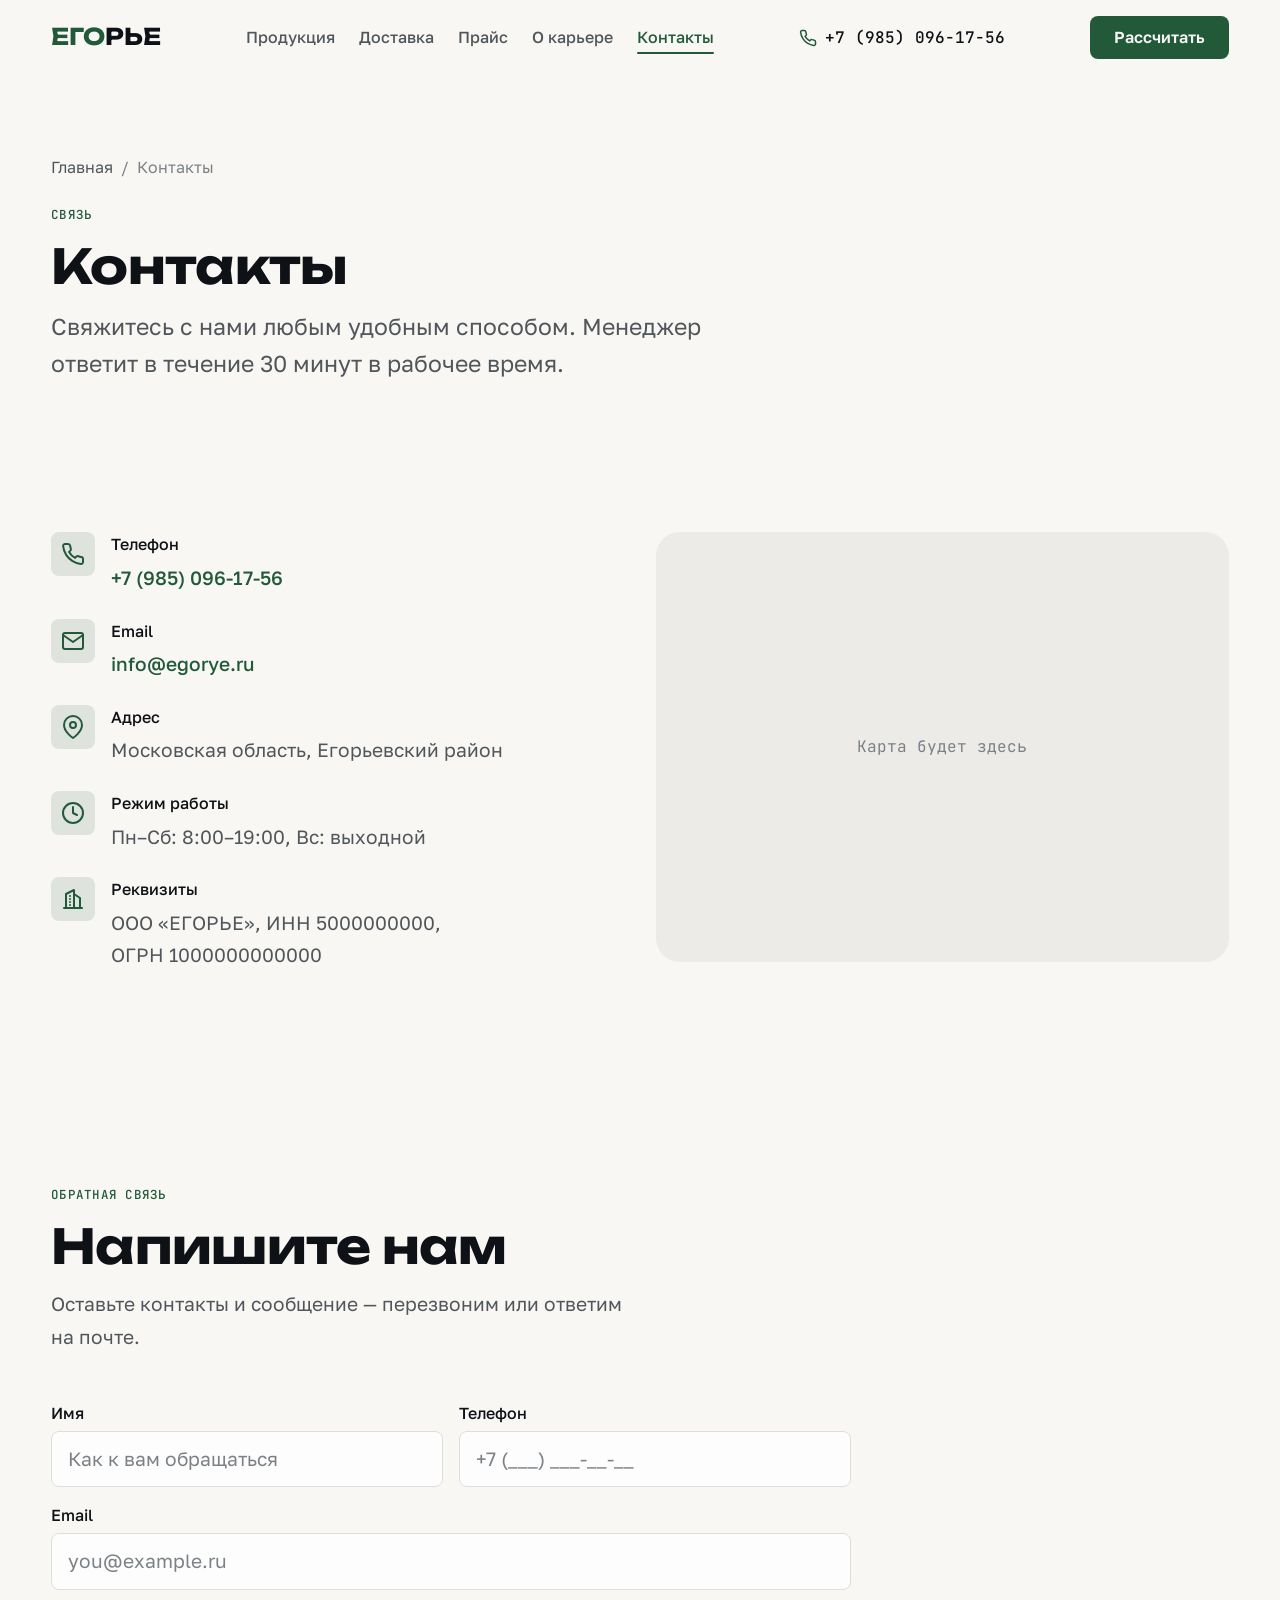
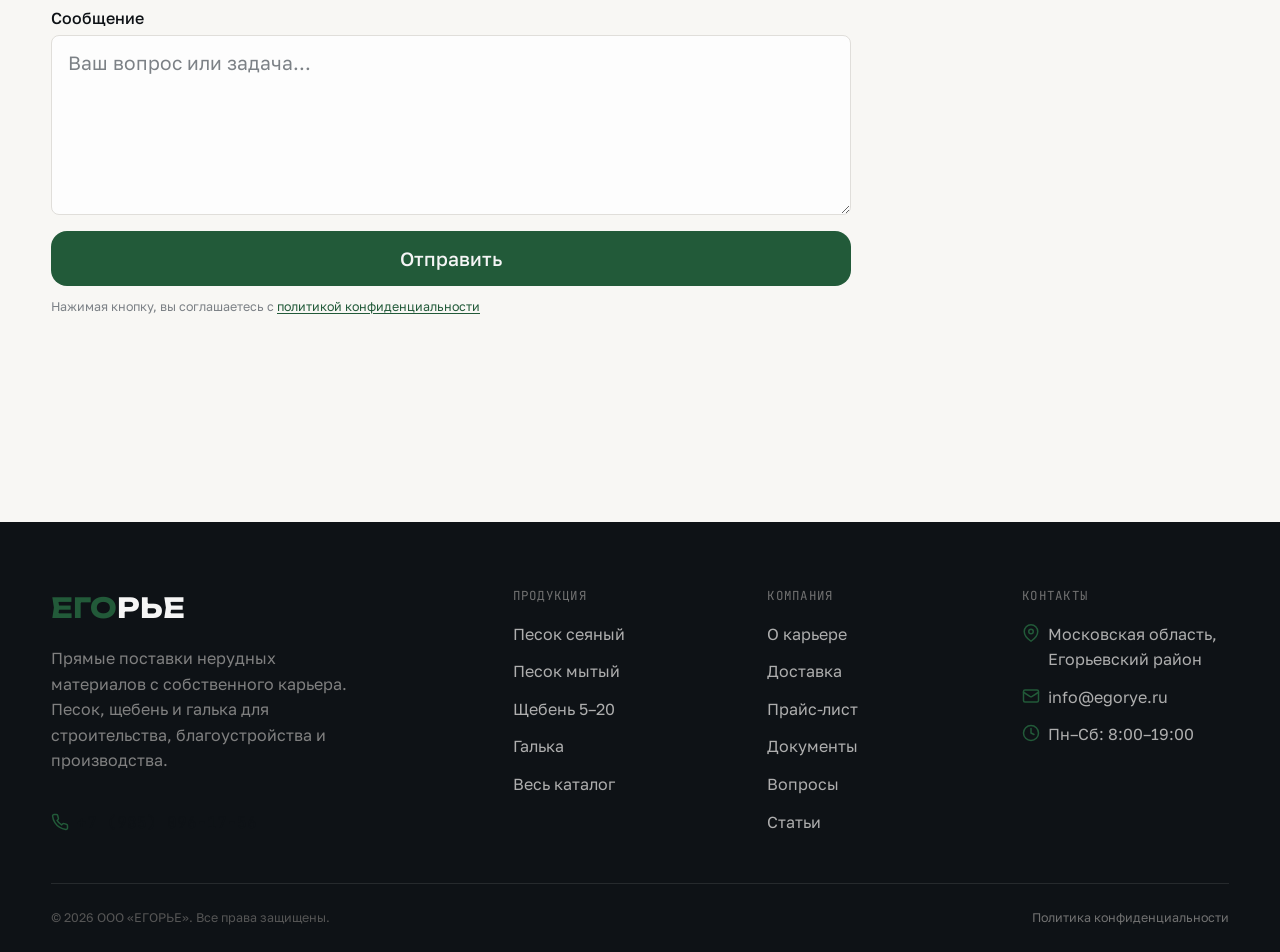
<file: kontakty.html>
<!DOCTYPE html>
<html lang="ru">
<head>
  <meta charset="UTF-8">
  <meta name="viewport" content="width=device-width, initial-scale=1.0">
  <title>Контакты — ООО ЕГОРЬЕ</title>
  <meta name="description" content="Контакты ООО ЕГОРЬЕ: телефон, email, адрес карьера, режим работы. Егорьевский район, Московская область.">
  <meta property="og:title" content="Контакты — ООО ЕГОРЬЕ">
  <meta property="og:description" content="Телефон, email, адрес карьера и режим работы. Свяжитесь с нами удобным способом.">
  <link rel="canonical" href="https://egorye.ru/kontakty.html">
  <link rel="preconnect" href="https://fonts.googleapis.com">
  <link rel="preconnect" href="https://fonts.gstatic.com" crossorigin>
  <link href="https://fonts.googleapis.com/css2?family=Golos+Text:wght@400;500;600;700&family=JetBrains+Mono:wght@400;500;700&family=Unbounded:wght@600;700;800&display=swap" rel="stylesheet">
  <link rel="stylesheet" href="css/base.css">
  <link rel="stylesheet" href="css/tokens.css">
  <link rel="stylesheet" href="css/components.css">
  <link rel="stylesheet" href="css/sections.css">
  <script type="application/ld+json">
  {
    "@context": "https://schema.org",
    "@type": "LocalBusiness",
    "name": "ООО «ЕГОРЬЕ»",
    "url": "https://egorye.ru/",
    "telephone": "+7-000-123-45-67",
    "email": "info@egorye.ru",
    "additionalProperty": [
      { "@type": "PropertyValue", "name": "ИНН", "value": "5000000000" },
      { "@type": "PropertyValue", "name": "ОГРН", "value": "1000000000000" }
    ],
    "address": {
      "@type": "PostalAddress",
      "addressRegion": "Московская область",
      "addressLocality": "Егорьевский район"
    },
    "openingHoursSpecification": [
      {
        "@type": "OpeningHoursSpecification",
        "dayOfWeek": ["Monday", "Tuesday", "Wednesday", "Thursday", "Friday", "Saturday"],
        "opens": "08:00",
        "closes": "19:00"
      }
    ]
  }
  </script>
</head>
<body>
  <a href="#main-content" class="skip-link">Перейти к содержимому</a>
  <header id="site-header"></header>

  <main id="main-content">
    <section class="page-hero container">
      <nav class="breadcrumbs" aria-label="Навигация по сайту">
        <a href="index.html">Главная</a> <span>/</span> <span>Контакты</span>
      </nav>
      <div class="page-hero-content" data-reveal="up">
        <span class="label">Связь</span>
        <h1 class="headline-section">Контакты</h1>
        <p class="body-lg">Свяжитесь с нами любым удобным способом. Менеджер ответит в течение 30 минут в рабочее время.</p>
      </div>
    </section>

    <section class="section container" aria-labelledby="contact-info-title">
      <h2 class="sr-only" id="contact-info-title">Как с нами связаться</h2>
      <div class="contact-grid" data-stagger>
        <div class="contact-info">
          <div class="contact-item">
            <div class="contact-item-icon" aria-hidden="true">
              <svg viewBox="0 0 24 24" width="24" height="24" fill="none" stroke="currentColor" stroke-width="2" stroke-linecap="round" stroke-linejoin="round"><path d="M22 16.92v3a2 2 0 0 1-2.18 2 19.79 19.79 0 0 1-8.63-3.07 19.5 19.5 0 0 1-6-6 19.79 19.79 0 0 1-3.07-8.67A2 2 0 0 1 4.11 2h3a2 2 0 0 1 2 1.72c.127.96.361 1.903.7 2.81a2 2 0 0 1-.45 2.11L8.09 9.91a16 16 0 0 0 6 6l1.27-1.27a2 2 0 0 1 2.11-.45c.907.339 1.85.573 2.81.7A2 2 0 0 1 22 16.92z"/></svg>
            </div>
            <div class="contact-item-text">
              <span class="field-label">Телефон</span>
              <a href="tel:+79850961756" class="body-text" style="color:var(--c-brand);text-decoration:none;font-weight:500">+7 (985) 096-17-56</a>
            </div>
          </div>
          <div class="contact-item">
            <div class="contact-item-icon" aria-hidden="true">
              <svg viewBox="0 0 24 24" width="24" height="24" fill="none" stroke="currentColor" stroke-width="2" stroke-linecap="round" stroke-linejoin="round"><path d="M4 4h16c1.1 0 2 .9 2 2v12c0 1.1-.9 2-2 2H4c-1.1 0-2-.9-2-2V6c0-1.1.9-2 2-2z"/><polyline points="22,6 12,13 2,6"/></svg>
            </div>
            <div class="contact-item-text">
              <span class="field-label">Email</span>
              <a href="mailto:info@egorye.ru" class="body-text" style="color:var(--c-brand);text-decoration:none;font-weight:500">info@egorye.ru</a>
            </div>
          </div>
          <div class="contact-item">
            <div class="contact-item-icon" aria-hidden="true">
              <svg viewBox="0 0 24 24" width="24" height="24" fill="none" stroke="currentColor" stroke-width="2" stroke-linecap="round" stroke-linejoin="round"><path d="M21 10c0 7-9 13-9 13s-9-6-9-13a9 9 0 0 1 18 0z"/><circle cx="12" cy="10" r="3"/></svg>
            </div>
            <div class="contact-item-text">
              <span class="field-label">Адрес</span>
              <p class="body-text" style="margin:0">Московская область, Егорьевский район</p>
            </div>
          </div>
          <div class="contact-item">
            <div class="contact-item-icon" aria-hidden="true">
              <svg viewBox="0 0 24 24" width="24" height="24" fill="none" stroke="currentColor" stroke-width="2" stroke-linecap="round" stroke-linejoin="round"><circle cx="12" cy="12" r="10"/><polyline points="12 6 12 12 16 14"/></svg>
            </div>
            <div class="contact-item-text">
              <span class="field-label">Режим работы</span>
              <p class="body-text" style="margin:0">Пн–Сб: 8:00–19:00, Вс: выходной</p>
            </div>
          </div>
          <div class="contact-item">
            <div class="contact-item-icon" aria-hidden="true">
              <svg viewBox="0 0 24 24" width="24" height="24" fill="none" stroke="currentColor" stroke-width="2" stroke-linecap="round" stroke-linejoin="round"><path d="M3 21h18"/><path d="M5 21V7l8-4v18"/><path d="M19 21V11l-6-4"/><path d="M9 9v.01"/><path d="M9 12v.01"/><path d="M9 15v.01"/><path d="M9 18v.01"/></svg>
            </div>
            <div class="contact-item-text">
              <span class="field-label">Реквизиты</span>
              <p class="body-text" style="margin:0">ООО «ЕГОРЬЕ», ИНН 5000000000, ОГРН 1000000000000</p>
            </div>
          </div>
        </div>
        <div class="contact-map" role="img" aria-label="Карта расположения карьера (скоро)">
          <div class="contact-map-placeholder">Карта будет здесь</div>
        </div>
      </div>
    </section>

    <section class="section container" aria-labelledby="contact-form-title" id="callback">
      <div class="section-header" data-reveal="up">
        <span class="label">Обратная связь</span>
        <h2 class="headline-section" id="contact-form-title">Напишите нам</h2>
        <p class="body-text">Оставьте контакты и сообщение — перезвоним или ответим на почте.</p>
      </div>
      <div style="container-type:inline-size;max-width:800px" data-reveal="up">
        <form data-form class="form-grid form-grid--2col" novalidate>
          <div class="field">
            <label class="field-label" for="contact-name">Имя</label>
            <input class="input" id="contact-name" name="name" type="text" placeholder="Как к вам обращаться" required aria-describedby="contact-name-err" aria-invalid="false">
            <p class="field-error" id="contact-name-err" role="alert" hidden></p>
          </div>
          <div class="field">
            <label class="field-label" for="contact-phone">Телефон</label>
            <input class="input" id="contact-phone" name="phone" type="tel" placeholder="+7 (___) ___-__-__" required aria-describedby="contact-phone-err" aria-invalid="false">
            <p class="field-error" id="contact-phone-err" role="alert" hidden></p>
          </div>
          <div class="field" style="grid-column:1/-1">
            <label class="field-label" for="contact-email">Email</label>
            <input class="input" id="contact-email" name="email" type="email" placeholder="you@example.ru" aria-describedby="contact-email-err" aria-invalid="false">
            <p class="field-error" id="contact-email-err" role="alert" hidden></p>
          </div>
          <div class="field" style="grid-column:1/-1">
            <label class="field-label" for="contact-message">Сообщение</label>
            <textarea class="input" id="contact-message" name="message" placeholder="Ваш вопрос или задача..." rows="5" required aria-describedby="contact-message-err" aria-invalid="false"></textarea>
            <p class="field-error" id="contact-message-err" role="alert" hidden></p>
          </div>
          <div style="grid-column:1/-1;display:flex;flex-direction:column;gap:var(--s-3)">
            <button type="submit" class="btn btn-primary btn-lg" style="width:100%">Отправить</button>
            <p class="form-consent">Нажимая кнопку, вы соглашаетесь с <a href="dokumenty.html">политикой конфиденциальности</a></p>
          </div>
        </form>
      </div>
    </section>
  </main>

  <footer id="site-footer"></footer>
  <script src="js/shared.js" defer></script>
  <script src="js/forms.js" defer></script>
</body>
</html>
</file>
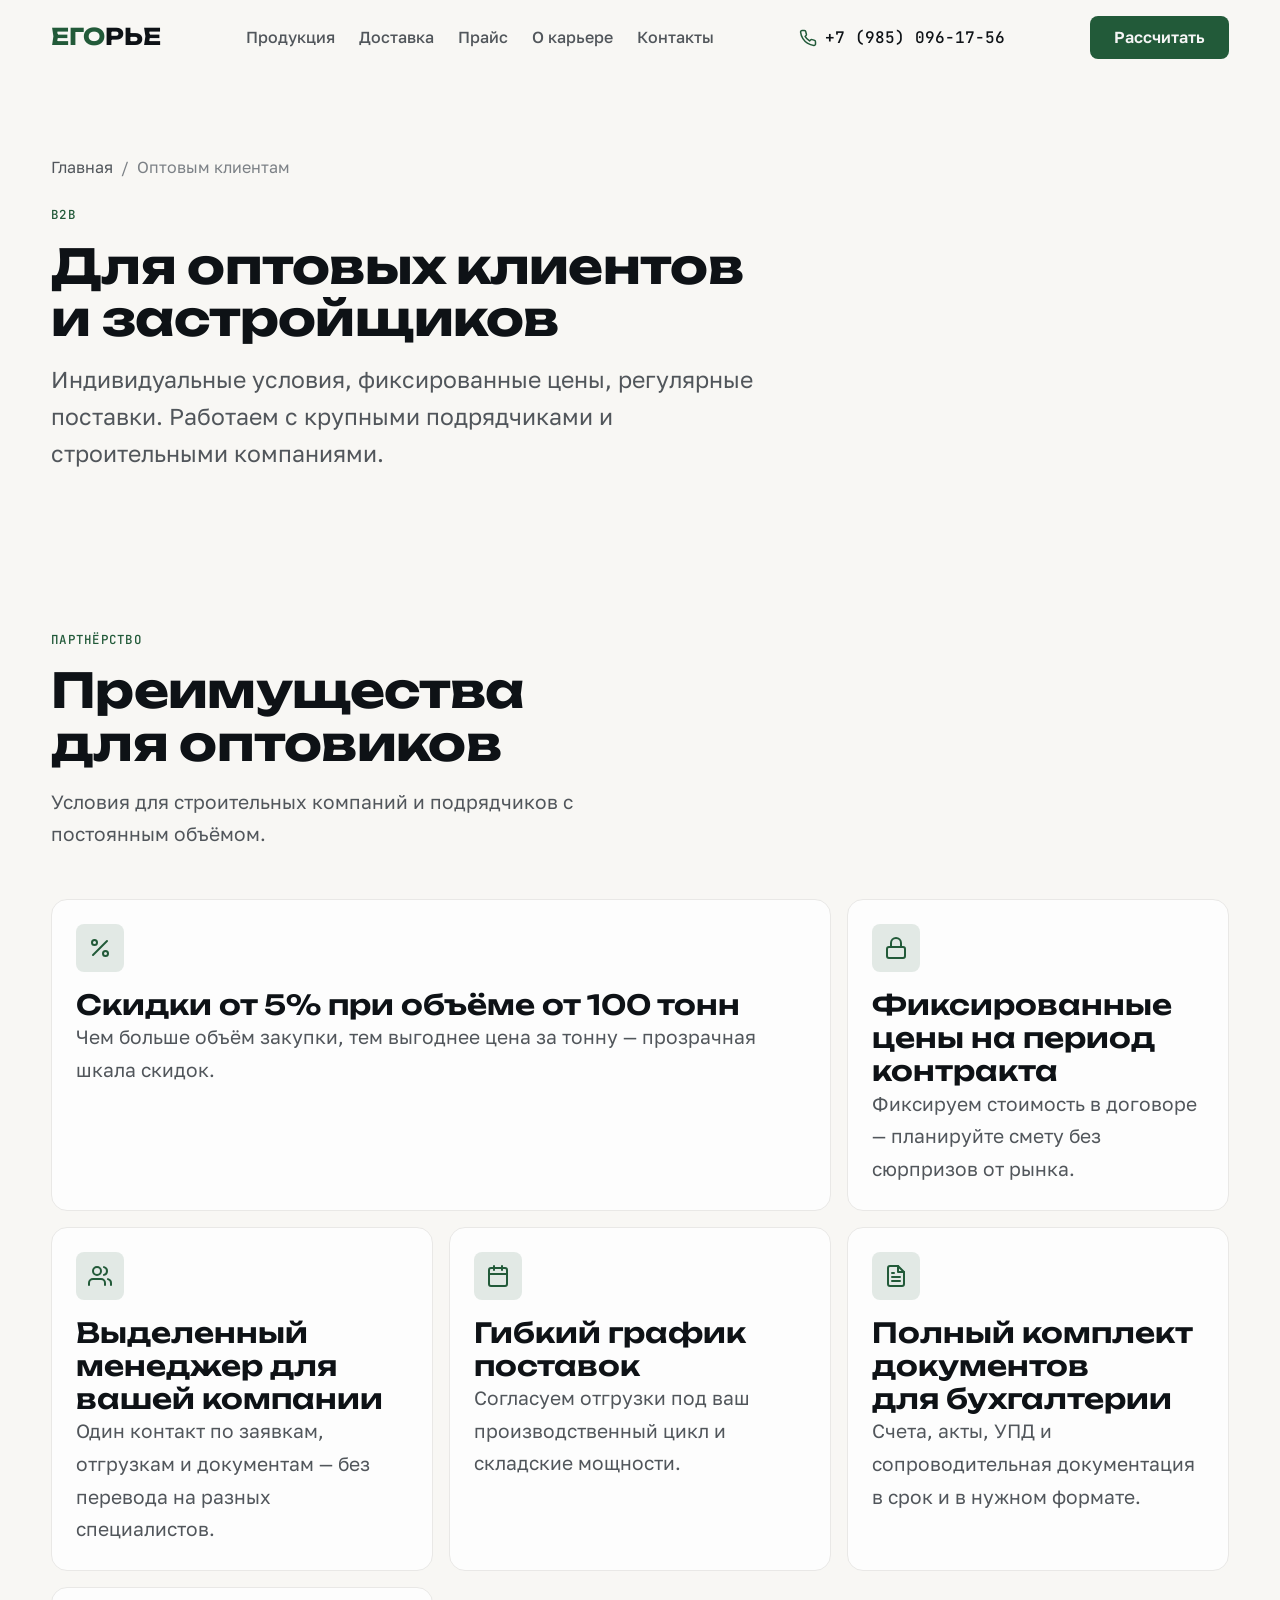
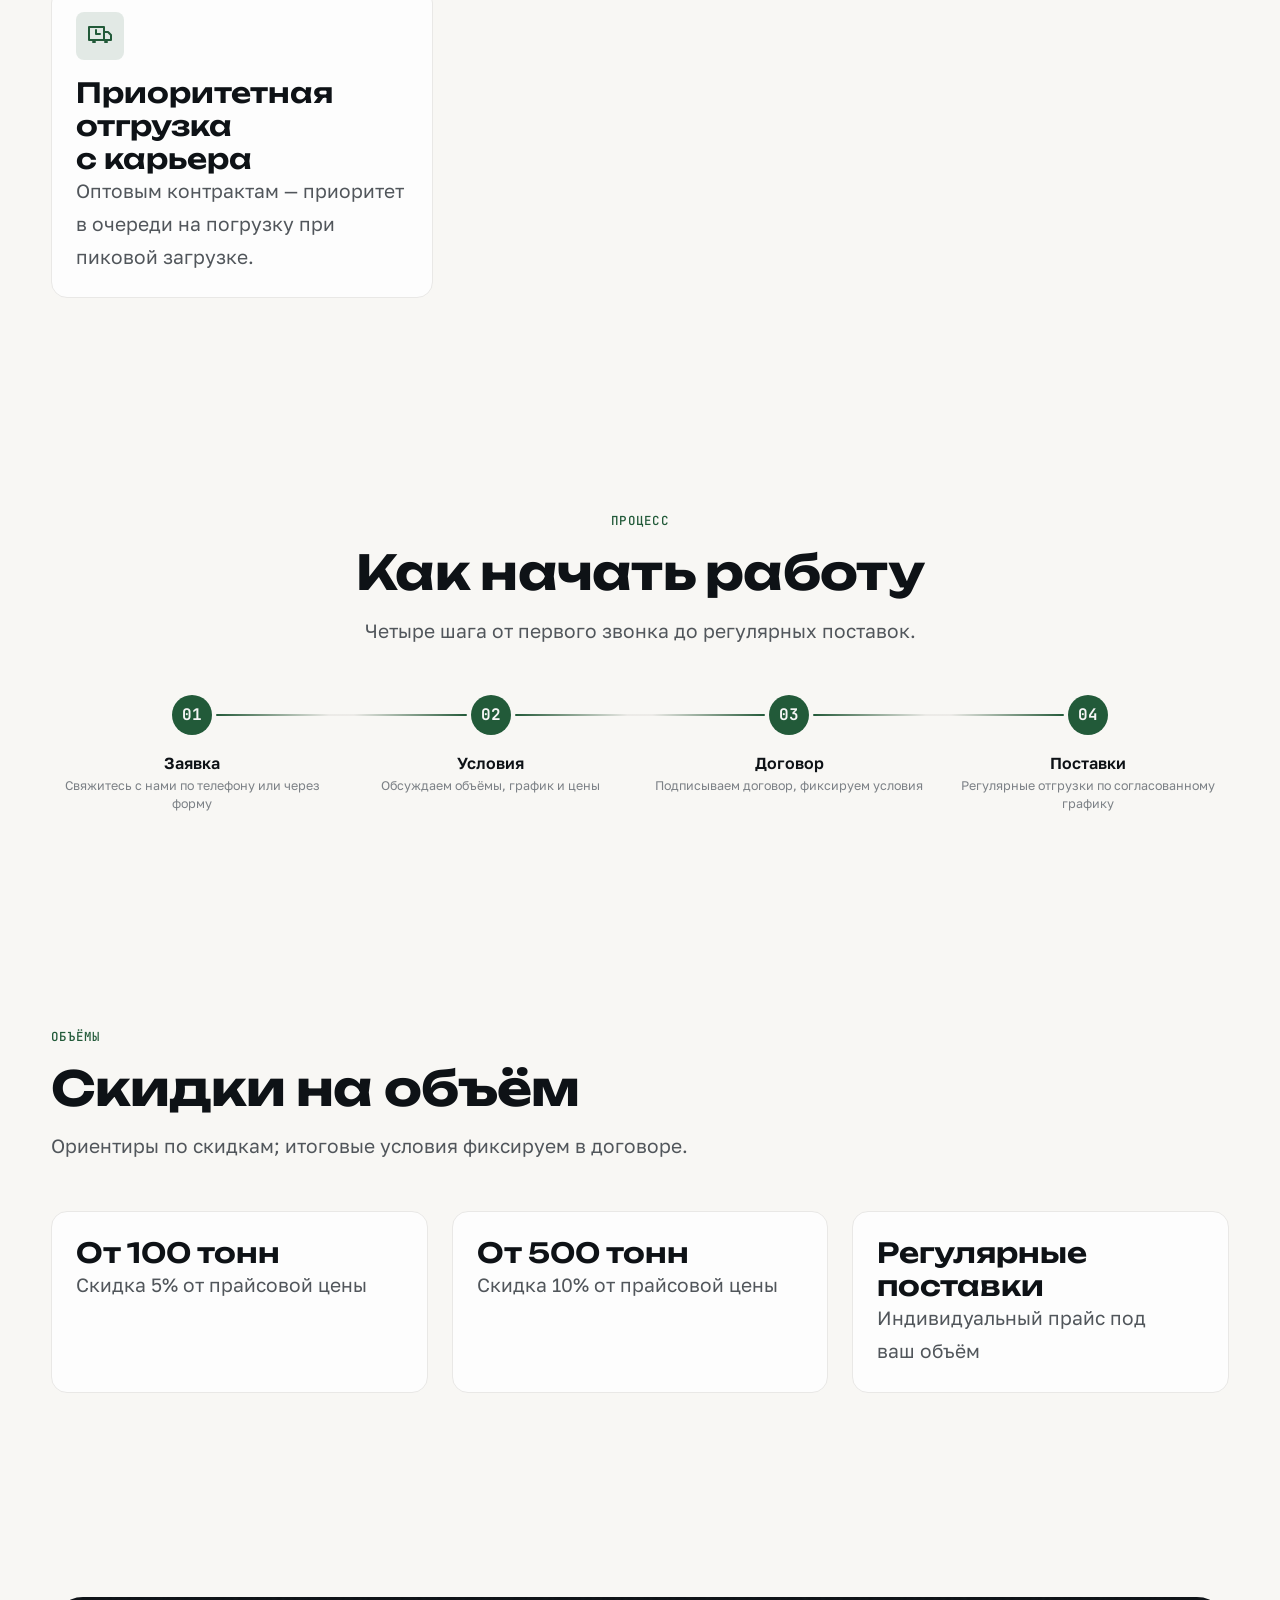
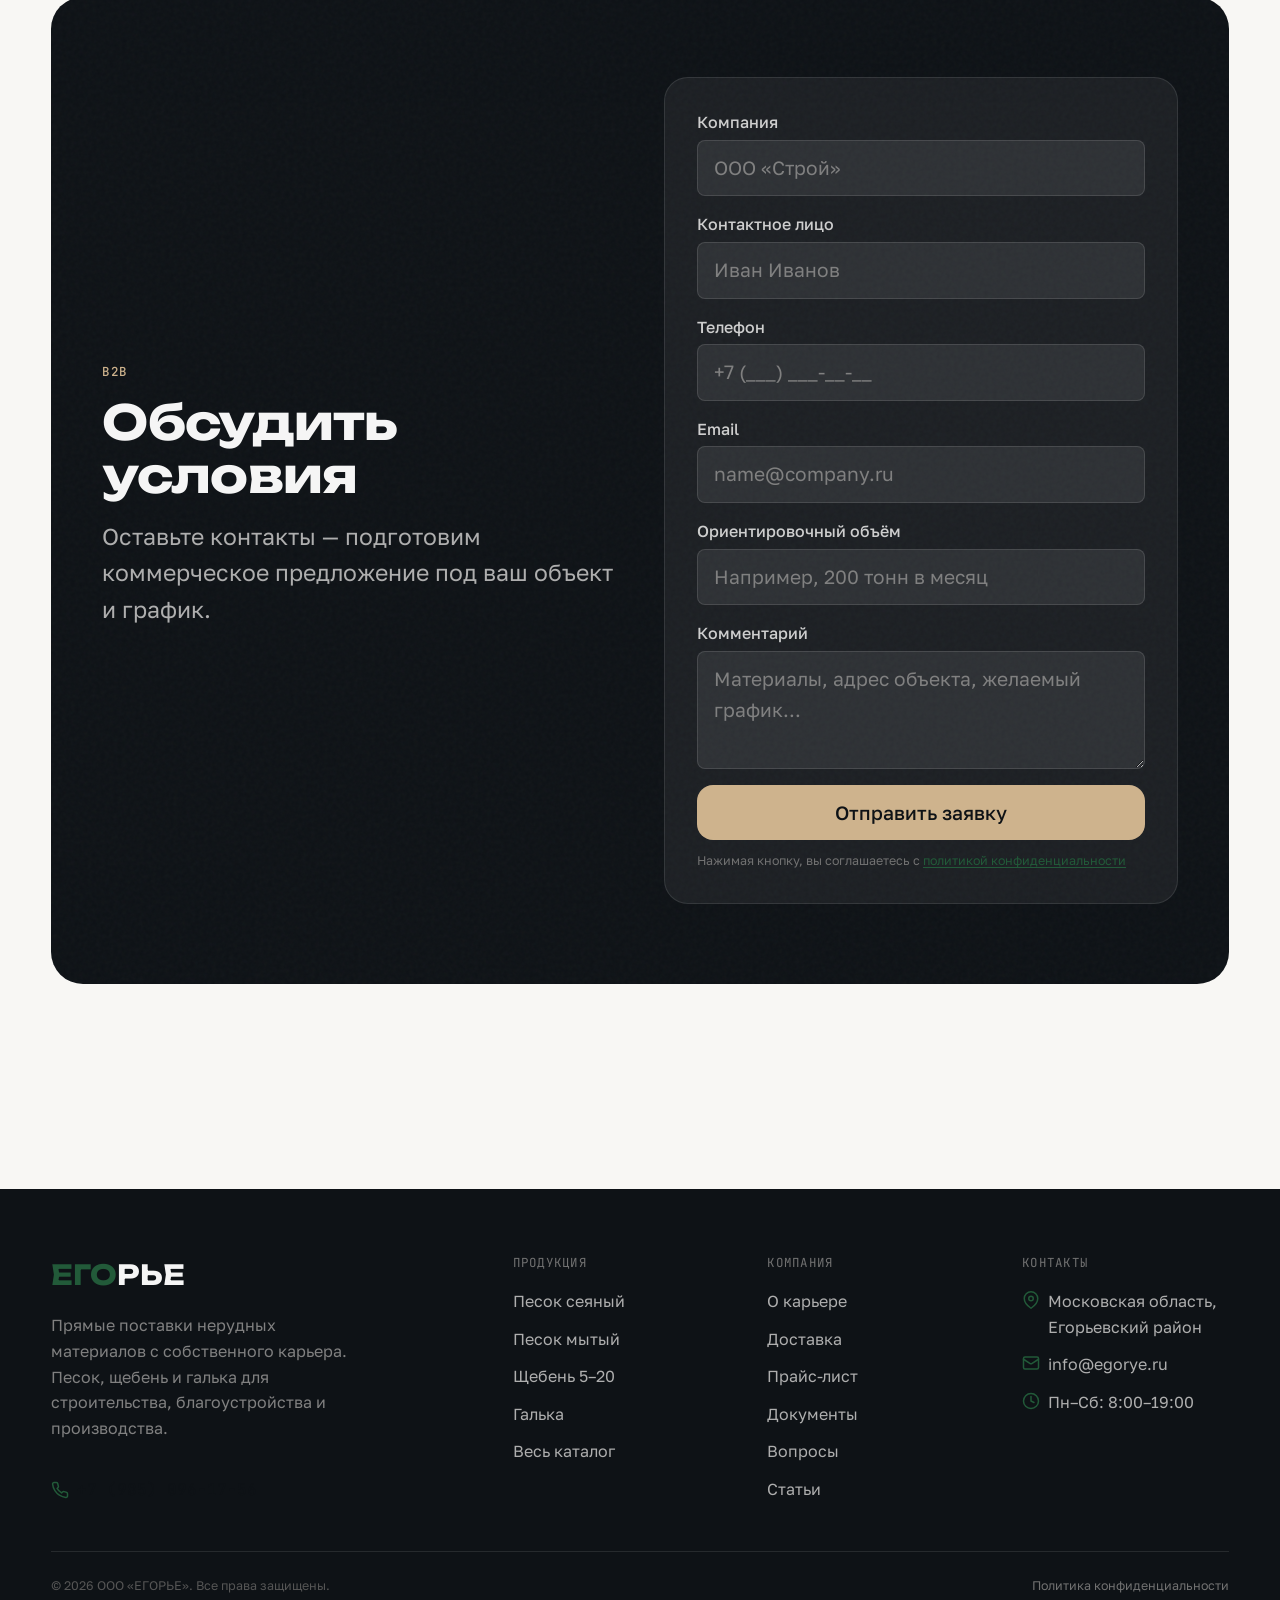
<file: optovym-klientam.html>
<!DOCTYPE html>
<html lang="ru">
<head>
  <meta charset="UTF-8">
  <meta name="viewport" content="width=device-width, initial-scale=1.0">
  <title>Оптовые поставки нерудных материалов — ООО ЕГОРЬЕ</title>
  <meta name="description" content="Оптовые поставки песка, щебня и гальки для застройщиков и подрядчиков. Скидки, договор, регулярные поставки.">
  <meta property="og:title" content="Оптовые поставки нерудных материалов — ООО ЕГОРЬЕ">
  <meta property="og:description" content="Оптовые поставки песка, щебня и гальки для застройщиков и подрядчиков. Скидки, договор, регулярные поставки.">
  <link rel="canonical" href="https://egorye.ru/optovym-klientam.html">
  <link rel="preconnect" href="https://fonts.googleapis.com">
  <link rel="preconnect" href="https://fonts.gstatic.com" crossorigin>
  <link href="https://fonts.googleapis.com/css2?family=Golos+Text:wght@400;500;600;700&family=JetBrains+Mono:wght@400;500;700&family=Unbounded:wght@600;700;800&display=swap" rel="stylesheet">
  <link rel="stylesheet" href="css/base.css">
  <link rel="stylesheet" href="css/tokens.css">
  <link rel="stylesheet" href="css/components.css">
  <link rel="stylesheet" href="css/sections.css">
</head>
<body>
  <a href="#main-content" class="skip-link">Перейти к содержимому</a>
  <header id="site-header"></header>

  <main id="main-content">
    <section class="page-hero container">
      <nav class="breadcrumbs" aria-label="Навигация по сайту">
        <a href="index.html">Главная</a> <span>/</span> <span>Оптовым клиентам</span>
      </nav>
      <div class="page-hero-content" data-reveal="up">
        <span class="label">B2B</span>
        <h1 class="headline-section">Для оптовых клиентов и застройщиков</h1>
        <p class="body-lg">Индивидуальные условия, фиксированные цены, регулярные поставки. Работаем с крупными подрядчиками и строительными компаниями.</p>
      </div>
    </section>

    <section class="section container" aria-labelledby="wholesale-adv-title">
      <div class="section-header" data-reveal="up">
        <span class="label">Партнёрство</span>
        <h2 class="headline-section" id="wholesale-adv-title">Преимущества для оптовиков</h2>
        <p class="body-text">Условия для строительных компаний и подрядчиков с постоянным объёмом.</p>
      </div>
      <div class="advantages-grid" data-stagger>
        <div class="advantage-card">
          <div class="advantage-icon">
            <svg viewBox="0 0 24 24" fill="none" stroke="currentColor" stroke-width="2" stroke-linecap="round" stroke-linejoin="round"><line x1="19" y1="5" x2="5" y2="19"/><circle cx="6.5" cy="6.5" r="2.5"/><circle cx="17.5" cy="17.5" r="2.5"/></svg>
          </div>
          <h3 class="headline-card">Скидки от 5% при объёме от 100 тонн</h3>
          <p class="body-text">Чем больше объём закупки, тем выгоднее цена за тонну — прозрачная шкала скидок.</p>
        </div>
        <div class="advantage-card">
          <div class="advantage-icon">
            <svg viewBox="0 0 24 24" fill="none" stroke="currentColor" stroke-width="2" stroke-linecap="round" stroke-linejoin="round"><rect x="3" y="11" width="18" height="11" rx="2" ry="2"/><path d="M7 11V7a5 5 0 0 1 10 0v4"/></svg>
          </div>
          <h3 class="headline-card">Фиксированные цены на период контракта</h3>
          <p class="body-text">Фиксируем стоимость в договоре — планируйте смету без сюрпризов от рынка.</p>
        </div>
        <div class="advantage-card">
          <div class="advantage-icon">
            <svg viewBox="0 0 24 24" fill="none" stroke="currentColor" stroke-width="2" stroke-linecap="round" stroke-linejoin="round"><path d="M17 21v-2a4 4 0 0 0-4-4H5a4 4 0 0 0-4 4v2"/><circle cx="9" cy="7" r="4"/><path d="M23 21v-2a4 4 0 0 0-3-3.87"/><path d="M16 3.13a4 4 0 0 1 0 7.75"/></svg>
          </div>
          <h3 class="headline-card">Выделенный менеджер для вашей компании</h3>
          <p class="body-text">Один контакт по заявкам, отгрузкам и документам — без перевода на разных специалистов.</p>
        </div>
        <div class="advantage-card">
          <div class="advantage-icon">
            <svg viewBox="0 0 24 24" fill="none" stroke="currentColor" stroke-width="2" stroke-linecap="round" stroke-linejoin="round"><rect x="3" y="4" width="18" height="18" rx="2" ry="2"/><line x1="16" y1="2" x2="16" y2="6"/><line x1="8" y1="2" x2="8" y2="6"/><line x1="3" y1="10" x2="21" y2="10"/></svg>
          </div>
          <h3 class="headline-card">Гибкий график поставок</h3>
          <p class="body-text">Согласуем отгрузки под ваш производственный цикл и складские мощности.</p>
        </div>
        <div class="advantage-card">
          <div class="advantage-icon">
            <svg viewBox="0 0 24 24" fill="none" stroke="currentColor" stroke-width="2" stroke-linecap="round" stroke-linejoin="round"><path d="M14 2H6a2 2 0 0 0-2 2v16a2 2 0 0 0 2 2h12a2 2 0 0 0 2-2V8z"/><polyline points="14 2 14 8 20 8"/><line x1="16" y1="13" x2="8" y2="13"/><line x1="16" y1="17" x2="8" y2="17"/><polyline points="10 9 9 9 8 9"/></svg>
          </div>
          <h3 class="headline-card">Полный комплект документов для бухгалтерии</h3>
          <p class="body-text">Счета, акты, УПД и сопроводительная документация в срок и в нужном формате.</p>
        </div>
        <div class="advantage-card">
          <div class="advantage-icon">
            <svg viewBox="0 0 24 24" fill="none" stroke="currentColor" stroke-width="2" stroke-linecap="round" stroke-linejoin="round"><rect x="1" y="3" width="15" height="13"/><polygon points="16 8 20 8 23 11 23 16 16 16 16 8"/><path d="M5 18h2"/><path d="M17 18h2"/><polyline points="8 6 8 10 12 10"/></svg>
          </div>
          <h3 class="headline-card">Приоритетная отгрузка с карьера</h3>
          <p class="body-text">Оптовым контрактам — приоритет в очереди на погрузку при пиковой загрузке.</p>
        </div>
      </div>
    </section>

    <section class="section container" aria-labelledby="wholesale-steps-title">
      <div class="section-header section-header--center" data-reveal="up">
        <span class="label">Процесс</span>
        <h2 class="headline-section" id="wholesale-steps-title">Как начать работу</h2>
        <p class="body-text">Четыре шага от первого звонка до регулярных поставок.</p>
      </div>
      <div class="timeline" data-stagger>
        <div class="timeline-step">
          <div class="timeline-number">01</div>
          <div class="timeline-body">
            <div class="timeline-title">Заявка</div>
            <div class="timeline-desc">Свяжитесь с нами по телефону или через форму</div>
          </div>
        </div>
        <div class="timeline-step">
          <div class="timeline-number">02</div>
          <div class="timeline-body">
            <div class="timeline-title">Условия</div>
            <div class="timeline-desc">Обсуждаем объёмы, график и цены</div>
          </div>
        </div>
        <div class="timeline-step">
          <div class="timeline-number">03</div>
          <div class="timeline-body">
            <div class="timeline-title">Договор</div>
            <div class="timeline-desc">Подписываем договор, фиксируем условия</div>
          </div>
        </div>
        <div class="timeline-step">
          <div class="timeline-number">04</div>
          <div class="timeline-body">
            <div class="timeline-title">Поставки</div>
            <div class="timeline-desc">Регулярные отгрузки по согласованному графику</div>
          </div>
        </div>
      </div>
    </section>

    <section class="section container" aria-labelledby="discounts-title">
      <div class="section-header" data-reveal="up">
        <span class="label">Объёмы</span>
        <h2 class="headline-section" id="discounts-title">Скидки на объём</h2>
        <p class="body-text">Ориентиры по скидкам; итоговые условия фиксируем в договоре.</p>
      </div>
      <div class="auto-grid" data-stagger>
        <div class="advantage-card">
          <h3 class="headline-card">От 100 тонн</h3>
          <p class="body-text">Скидка 5% от прайсовой цены</p>
        </div>
        <div class="advantage-card">
          <h3 class="headline-card">От 500 тонн</h3>
          <p class="body-text">Скидка 10% от прайсовой цены</p>
        </div>
        <div class="advantage-card">
          <h3 class="headline-card">Регулярные поставки</h3>
          <p class="body-text">Индивидуальный прайс под ваш объём</p>
        </div>
      </div>
    </section>

    <section class="section container" id="callback" aria-labelledby="opt-cta-title">
      <div class="cta-section noise">
        <div class="container">
          <div class="cta-inner">
            <div class="cta-content" data-reveal="left">
              <span class="label">B2B</span>
              <h2 class="headline-section" id="opt-cta-title">Обсудить условия</h2>
              <p class="body-lg">Оставьте контакты — подготовим коммерческое предложение под ваш объект и график.</p>
            </div>
            <div class="cta-form" data-reveal="right">
              <form data-form class="form-grid form-grid--2col" novalidate>
                <div class="field">
                  <label class="field-label" for="opt-company">Компания</label>
                  <input class="input" id="opt-company" name="company" type="text" placeholder="ООО «Строй»" required aria-describedby="opt-company-err" aria-invalid="false">
                  <p class="field-error" id="opt-company-err" role="alert" hidden></p>
                </div>
                <div class="field">
                  <label class="field-label" for="opt-contact">Контактное лицо</label>
                  <input class="input" id="opt-contact" name="contact_name" type="text" placeholder="Иван Иванов" required aria-describedby="opt-contact-err" aria-invalid="false">
                  <p class="field-error" id="opt-contact-err" role="alert" hidden></p>
                </div>
                <div class="field">
                  <label class="field-label" for="opt-phone">Телефон</label>
                  <input class="input" id="opt-phone" name="phone" type="tel" placeholder="+7 (___) ___-__-__" required aria-describedby="opt-phone-err" aria-invalid="false">
                  <p class="field-error" id="opt-phone-err" role="alert" hidden></p>
                </div>
                <div class="field">
                  <label class="field-label" for="opt-email">Email</label>
                  <input class="input" id="opt-email" name="email" type="email" placeholder="name@company.ru" aria-describedby="opt-email-err" aria-invalid="false">
                  <p class="field-error" id="opt-email-err" role="alert" hidden></p>
                </div>
                <div class="field" style="grid-column:1/-1">
                  <label class="field-label" for="opt-volume">Ориентировочный объём</label>
                  <input class="input" id="opt-volume" name="volume" type="text" placeholder="Например, 200 тонн в месяц">
                </div>
                <div class="field" style="grid-column:1/-1">
                  <label class="field-label" for="opt-comment">Комментарий</label>
                  <textarea class="input" id="opt-comment" name="message" placeholder="Материалы, адрес объекта, желаемый график..." rows="3"></textarea>
                </div>
                <div style="grid-column:1/-1;display:flex;flex-direction:column;gap:var(--s-3)">
                  <button type="submit" class="btn btn-accent btn-lg" style="width:100%">Отправить заявку</button>
                  <p class="form-consent">Нажимая кнопку, вы соглашаетесь с <a href="dokumenty.html">политикой конфиденциальности</a></p>
                </div>
              </form>
            </div>
          </div>
        </div>
      </div>
    </section>
  </main>

  <footer id="site-footer"></footer>
  <script src="js/shared.js" defer></script>
  <script src="js/forms.js" defer></script>
</body>
</html>
</file>
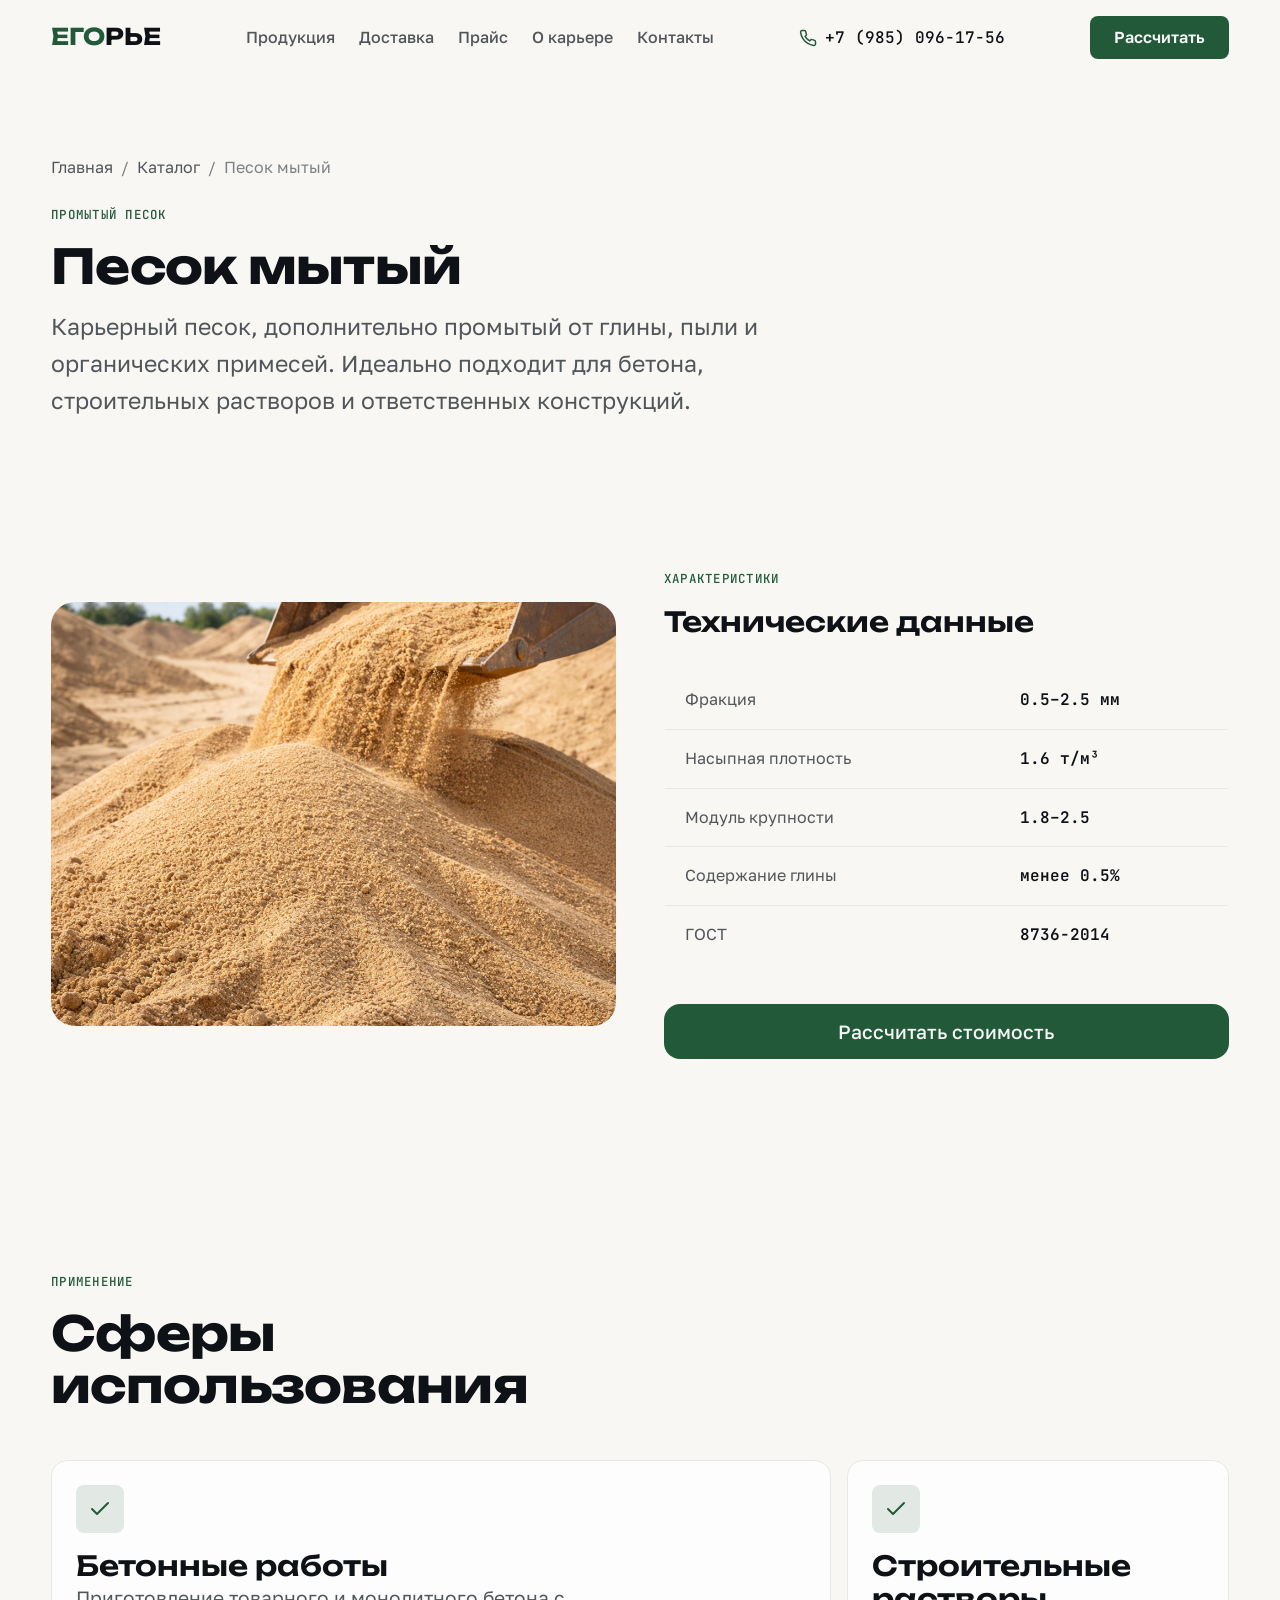
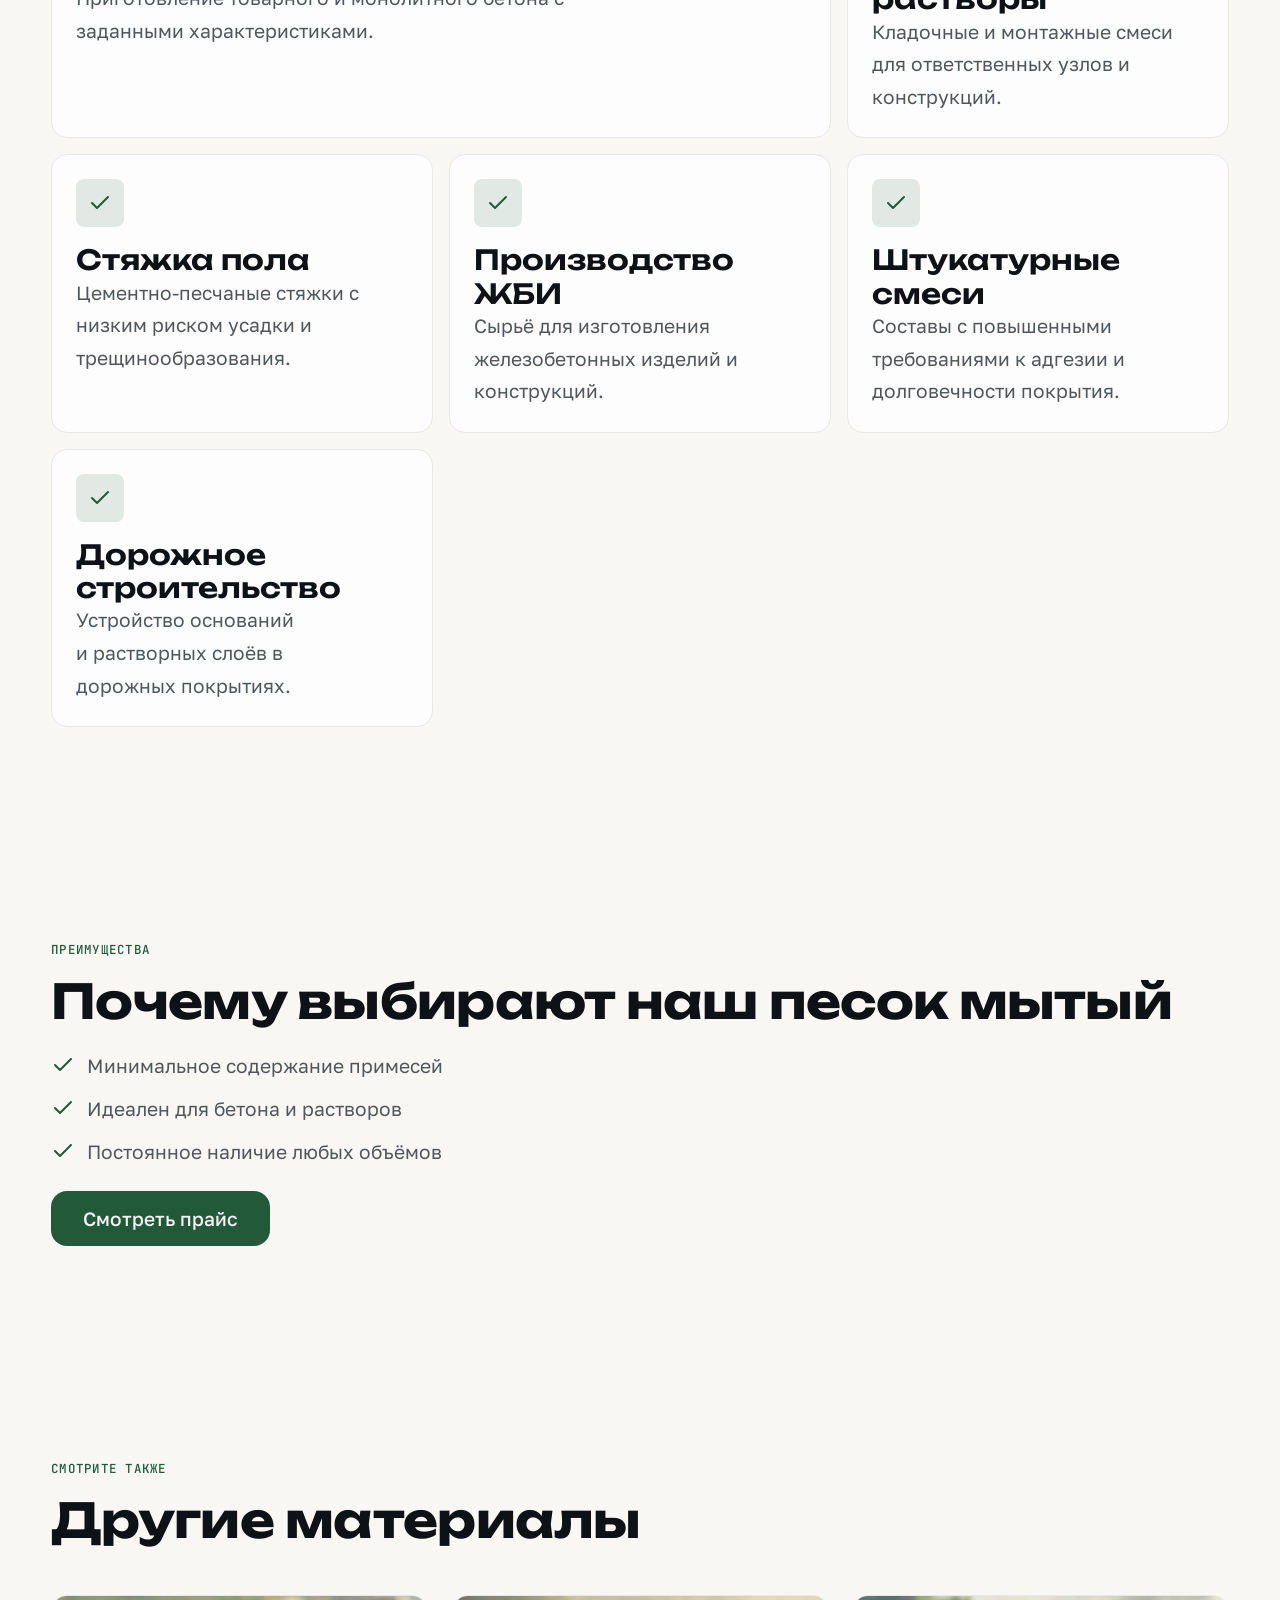
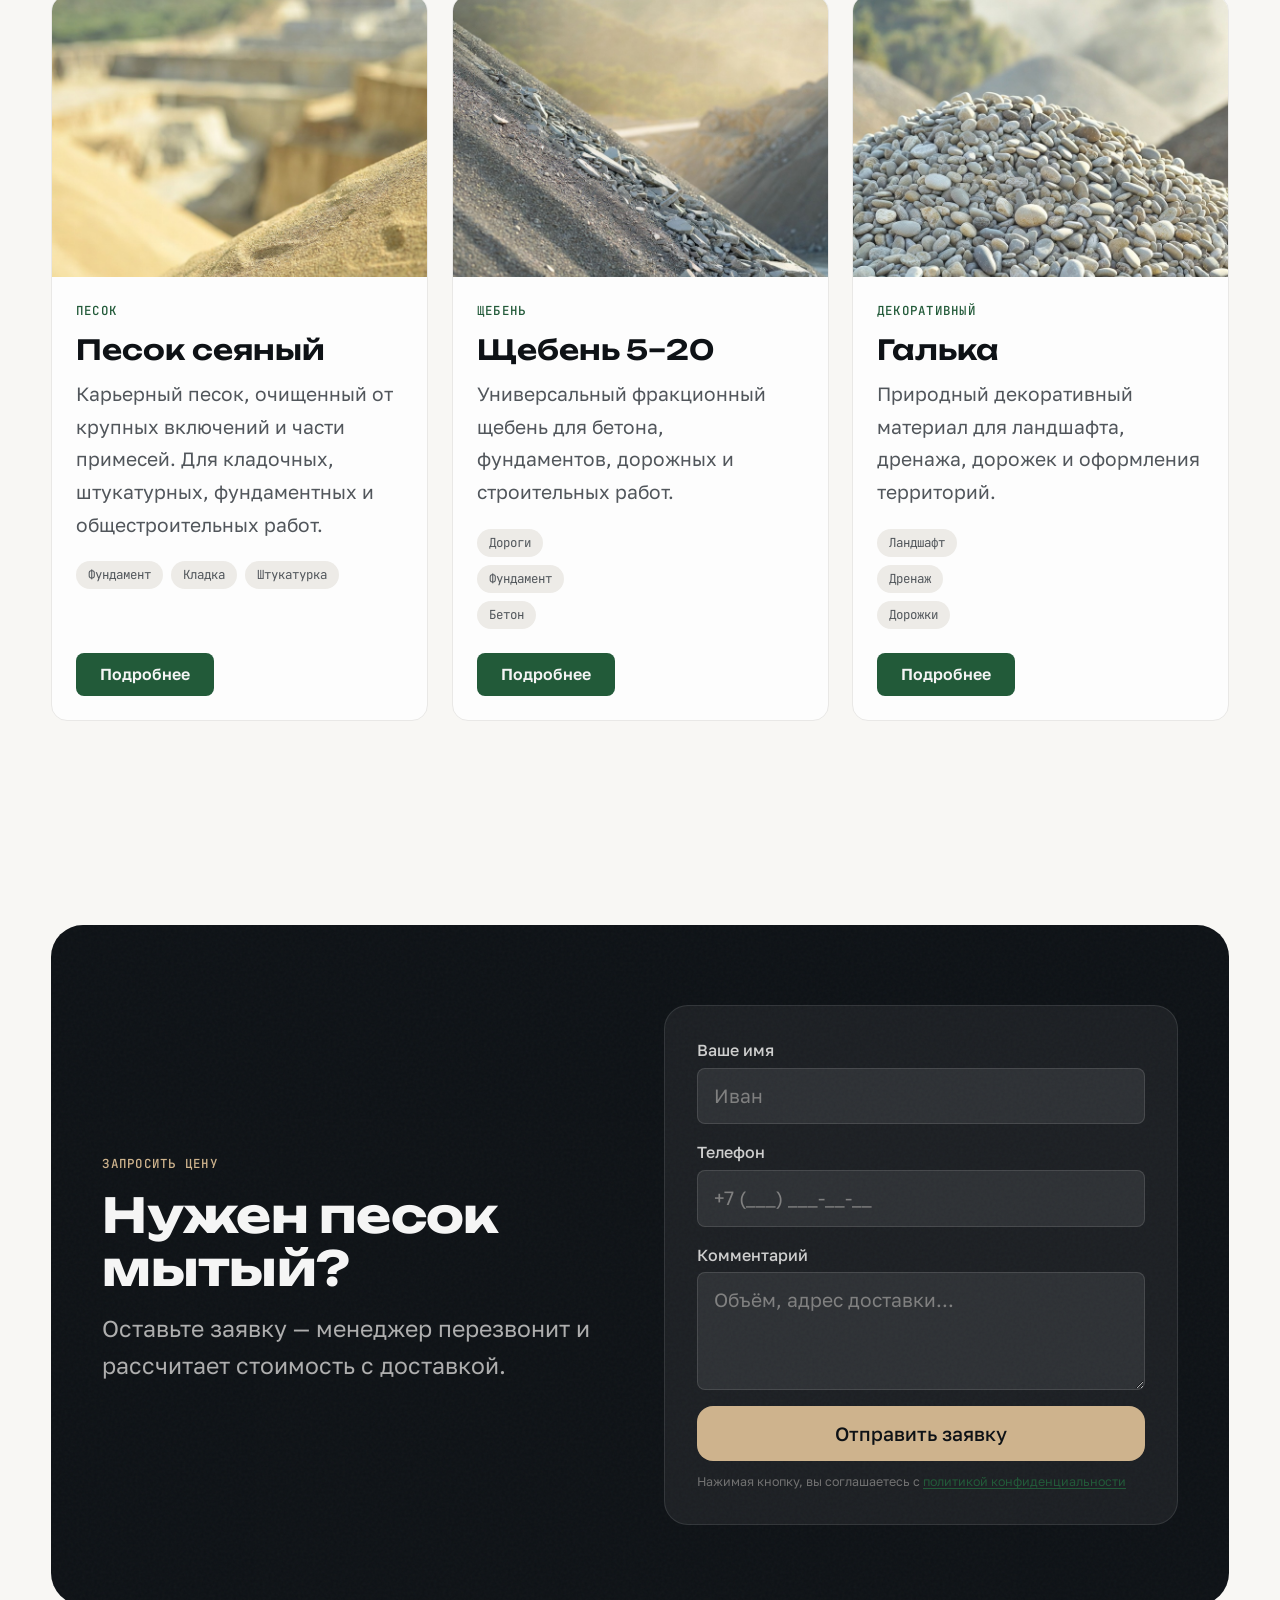
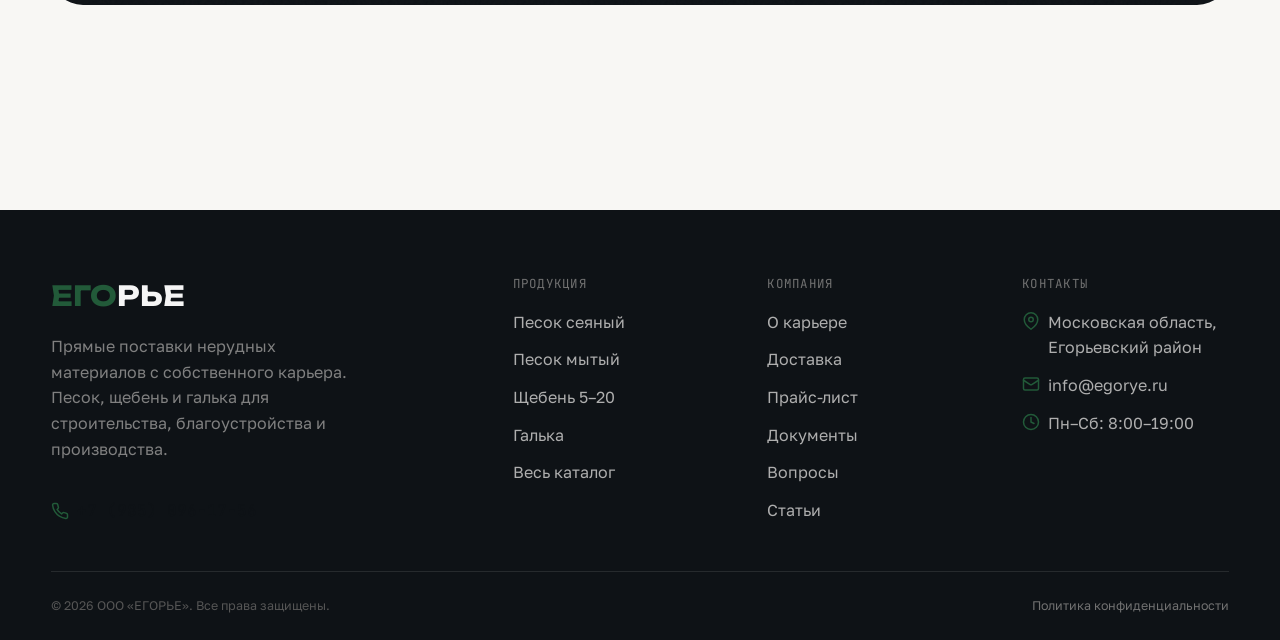
<file: pesok-mytyy.html>
<!DOCTYPE html>
<html lang="ru">
<head>
  <meta charset="UTF-8">
  <meta name="viewport" content="width=device-width, initial-scale=1.0">
  <title>Песок мытый — купить с доставкой | ООО ЕГОРЬЕ</title>
  <meta name="description" content="Песок мытый с собственного карьера. Промыт от глины и пыли. Для бетона, растворов, ответственных работ. Доставка по МО.">
  <meta property="og:title" content="Песок мытый — купить с доставкой | ООО ЕГОРЬЕ">
  <meta property="og:description" content="Песок мытый с собственного карьера. Промыт от глины и пыли. Для бетона, растворов, ответственных работ. Доставка по МО.">
  <link rel="canonical" href="https://egorye.ru/pesok-mytyy.html">
  <link rel="preconnect" href="https://fonts.googleapis.com">
  <link rel="preconnect" href="https://fonts.gstatic.com" crossorigin>
  <link href="https://fonts.googleapis.com/css2?family=Golos+Text:wght@400;500;600;700&family=JetBrains+Mono:wght@400;500;700&family=Unbounded:wght@600;700;800&display=swap" rel="stylesheet">
  <link rel="stylesheet" href="css/base.css">
  <link rel="stylesheet" href="css/tokens.css">
  <link rel="stylesheet" href="css/components.css">
  <link rel="stylesheet" href="css/sections.css">
  <script type="application/ld+json">
  {
    "@context": "https://schema.org",
    "@type": "Product",
    "name": "Песок мытый",
    "description": "Карьерный песок, дополнительно промытый от глины, пыли и органических примесей. Идеально подходит для бетона, строительных растворов и ответственных конструкций.",
    "image": "https://egorye.ru/img/pesok-mytyy/pesok.png",
    "url": "https://egorye.ru/pesok-mytyy.html",
    "brand": {
      "@type": "Brand",
      "name": "ООО ЕГОРЬЕ"
    },
    "category": "Нерудные материалы",
    "additionalProperty": [
      { "@type": "PropertyValue", "name": "Фракция", "value": "0.5–2.5 мм" },
      { "@type": "PropertyValue", "name": "Насыпная плотность", "value": "1.6 т/м³" },
      { "@type": "PropertyValue", "name": "Модуль крупности", "value": "1.8–2.5" },
      { "@type": "PropertyValue", "name": "Содержание глины", "value": "менее 0.5%" },
      { "@type": "PropertyValue", "name": "ГОСТ", "value": "8736-2014" }
    ],
    "offers": {
      "@type": "Offer",
      "availability": "https://schema.org/InStock",
      "priceCurrency": "RUB",
      "seller": {
        "@type": "Organization",
        "name": "ООО ЕГОРЬЕ"
      }
    }
  }
  </script>
</head>
<body>
  <a href="#main-content" class="skip-link">Перейти к содержимому</a>
  <header id="site-header"></header>
  <main id="main-content">

    <!-- Page hero with breadcrumbs -->
    <section class="page-hero container">
      <nav class="breadcrumbs" aria-label="Навигация">
        <a href="index.html">Главная</a> <span>/</span> <a href="catalog.html">Каталог</a> <span>/</span> <span>Песок мытый</span>
      </nav>
      <div class="page-hero-content" data-reveal="up">
        <span class="label">Промытый песок</span>
        <h1 class="headline-section">Песок мытый</h1>
        <p class="body-lg">Карьерный песок, дополнительно промытый от глины, пыли и органических примесей. Идеально подходит для бетона, строительных растворов и ответственных конструкций.</p>
      </div>
    </section>

    <!-- Product detail with split layout -->
    <section class="section container">
      <div class="split-section">
        <div class="split-image" data-reveal="left">
          <img src="img/pesok-mytyy/pesok.png" alt="Песок мытый с карьера ООО ЕГОРЬЕ" width="640" height="480" loading="lazy">
        </div>
        <div class="split-content" data-reveal="right">
          <span class="label">Характеристики</span>
          <h2 class="headline-card">Технические данные</h2>
          <table class="price-table" style="margin-top:var(--s-4)">
            <tbody>
              <tr><td>Фракция</td><td class="price-value">0.5–2.5 мм</td></tr>
              <tr><td>Насыпная плотность</td><td class="price-value">1.6 т/м³</td></tr>
              <tr><td>Модуль крупности</td><td class="price-value">1.8–2.5</td></tr>
              <tr><td>Содержание глины</td><td class="price-value">менее 0.5%</td></tr>
              <tr><td>ГОСТ</td><td class="price-value">8736-2014</td></tr>
            </tbody>
          </table>
          <a href="kalkulyator.html" class="btn btn-primary btn-lg" style="margin-top:var(--s-6)">Рассчитать стоимость</a>
        </div>
      </div>
    </section>

    <!-- Applications -->
    <section class="section container" aria-labelledby="pesok-mytyy-app">
      <div class="section-header" data-reveal="up">
        <span class="label">Применение</span>
        <h2 class="headline-section" id="pesok-mytyy-app">Сферы использования</h2>
      </div>
      <div class="advantages-grid" data-stagger>
        <div class="advantage-card">
          <div class="advantage-icon">
            <svg viewBox="0 0 24 24" fill="none" stroke="currentColor" stroke-width="2" stroke-linecap="round" stroke-linejoin="round"><polyline points="20 6 9 17 4 12"/></svg>
          </div>
          <h3 class="headline-card">Бетонные работы</h3>
          <p class="body-text">Приготовление товарного и монолитного бетона с заданными характеристиками.</p>
        </div>
        <div class="advantage-card">
          <div class="advantage-icon">
            <svg viewBox="0 0 24 24" fill="none" stroke="currentColor" stroke-width="2" stroke-linecap="round" stroke-linejoin="round"><polyline points="20 6 9 17 4 12"/></svg>
          </div>
          <h3 class="headline-card">Строительные растворы</h3>
          <p class="body-text">Кладочные и монтажные смеси для ответственных узлов и конструкций.</p>
        </div>
        <div class="advantage-card">
          <div class="advantage-icon">
            <svg viewBox="0 0 24 24" fill="none" stroke="currentColor" stroke-width="2" stroke-linecap="round" stroke-linejoin="round"><polyline points="20 6 9 17 4 12"/></svg>
          </div>
          <h3 class="headline-card">Стяжка пола</h3>
          <p class="body-text">Цементно-песчаные стяжки с низким риском усадки и трещинообразования.</p>
        </div>
        <div class="advantage-card">
          <div class="advantage-icon">
            <svg viewBox="0 0 24 24" fill="none" stroke="currentColor" stroke-width="2" stroke-linecap="round" stroke-linejoin="round"><polyline points="20 6 9 17 4 12"/></svg>
          </div>
          <h3 class="headline-card">Производство ЖБИ</h3>
          <p class="body-text">Сырьё для изготовления железобетонных изделий и конструкций.</p>
        </div>
        <div class="advantage-card">
          <div class="advantage-icon">
            <svg viewBox="0 0 24 24" fill="none" stroke="currentColor" stroke-width="2" stroke-linecap="round" stroke-linejoin="round"><polyline points="20 6 9 17 4 12"/></svg>
          </div>
          <h3 class="headline-card">Штукатурные смеси</h3>
          <p class="body-text">Составы с повышенными требованиями к адгезии и долговечности покрытия.</p>
        </div>
        <div class="advantage-card">
          <div class="advantage-icon">
            <svg viewBox="0 0 24 24" fill="none" stroke="currentColor" stroke-width="2" stroke-linecap="round" stroke-linejoin="round"><polyline points="20 6 9 17 4 12"/></svg>
          </div>
          <h3 class="headline-card">Дорожное строительство</h3>
          <p class="body-text">Устройство оснований и растворных слоёв в дорожных покрытиях.</p>
        </div>
      </div>
    </section>

    <!-- Advantages -->
    <section class="section container">
      <div data-reveal="up">
        <span class="label">Преимущества</span>
        <h2 class="headline-section" style="margin-top:var(--s-3)">Почему выбирают наш песок мытый</h2>
        <div class="split-features" style="margin-top:var(--s-6)">
          <div class="split-feature">
            <svg class="split-feature-icon" viewBox="0 0 24 24" fill="none" stroke="currentColor" stroke-width="2" stroke-linecap="round" stroke-linejoin="round"><polyline points="20 6 9 17 4 12"/></svg>
            <span class="split-feature-text">Минимальное содержание примесей</span>
          </div>
          <div class="split-feature">
            <svg class="split-feature-icon" viewBox="0 0 24 24" fill="none" stroke="currentColor" stroke-width="2" stroke-linecap="round" stroke-linejoin="round"><polyline points="20 6 9 17 4 12"/></svg>
            <span class="split-feature-text">Идеален для бетона и растворов</span>
          </div>
          <div class="split-feature">
            <svg class="split-feature-icon" viewBox="0 0 24 24" fill="none" stroke="currentColor" stroke-width="2" stroke-linecap="round" stroke-linejoin="round"><polyline points="20 6 9 17 4 12"/></svg>
            <span class="split-feature-text">Постоянное наличие любых объёмов</span>
          </div>
        </div>
        <a href="price.html" class="btn btn-primary btn-lg" style="margin-top:var(--s-6)">Смотреть прайс</a>
      </div>
    </section>

    <!-- Related products -->
    <section class="section container" aria-labelledby="pesok-mytyy-related">
      <div class="section-header" data-reveal="up">
        <span class="label">Смотрите также</span>
        <h2 class="headline-section" id="pesok-mytyy-related">Другие материалы</h2>
      </div>
      <div class="products-grid" data-stagger>
        <a href="pesok-seyanyy.html" class="card product-card">
          <div class="card-media">
            <img src="img/pesok-seyanyy/pesokseaynx.jpg" alt="Песок сеяный" width="640" height="480" loading="lazy">
          </div>
          <div class="card-body">
            <span class="label">Песок</span>
            <h2 class="headline-card">Песок сеяный</h2>
            <p class="body-text">Карьерный песок, очищенный от крупных включений и части примесей. Для кладочных, штукатурных, фундаментных и общестроительных работ.</p>
            <div class="card-tags">
              <span class="tag">Фундамент</span>
              <span class="tag">Кладка</span>
              <span class="tag">Штукатурка</span>
            </div>
          </div>
          <div class="card-footer">
            <span class="btn btn-primary btn-sm">Подробнее</span>
          </div>
        </a>
        <a href="shcheben-5-20.html" class="card product-card">
          <div class="card-media">
            <img src="img/shcheben/chebenx.jpg" alt="Щебень фракции 5–20" width="640" height="480" loading="lazy">
          </div>
          <div class="card-body">
            <span class="label">Щебень</span>
            <h2 class="headline-card">Щебень 5–20</h2>
            <p class="body-text">Универсальный фракционный щебень для бетона, фундаментов, дорожных и строительных работ.</p>
            <div class="card-tags">
              <span class="tag">Дороги</span>
              <span class="tag">Фундамент</span>
              <span class="tag">Бетон</span>
            </div>
          </div>
          <div class="card-footer">
            <span class="btn btn-primary btn-sm">Подробнее</span>
          </div>
        </a>
        <a href="galka.html" class="card product-card">
          <div class="card-media">
            <img src="img/galka/galkax.jpg" alt="Галька природная" width="640" height="480" loading="lazy">
          </div>
          <div class="card-body">
            <span class="label">Декоративный</span>
            <h2 class="headline-card">Галька</h2>
            <p class="body-text">Природный декоративный материал для ландшафта, дренажа, дорожек и оформления территорий.</p>
            <div class="card-tags">
              <span class="tag">Ландшафт</span>
              <span class="tag">Дренаж</span>
              <span class="tag">Дорожки</span>
            </div>
          </div>
          <div class="card-footer">
            <span class="btn btn-primary btn-sm">Подробнее</span>
          </div>
        </a>
      </div>
    </section>

    <!-- CTA same style as index.html -->
    <section class="section container" id="callback">
      <div class="cta-section noise">
        <div class="container">
          <div class="cta-inner">
            <div class="cta-content" data-reveal="left">
              <span class="label">Запросить цену</span>
              <h2 class="headline-section" style="color:var(--c-text-inverse)">Нужен песок мытый?</h2>
              <p class="body-lg" style="color:oklch(0.75 0 0)">Оставьте заявку — менеджер перезвонит и рассчитает стоимость с доставкой.</p>
            </div>
            <div class="cta-form" data-reveal="right">
              <form data-form class="form-grid" novalidate>
                <div class="field">
                  <label class="field-label" for="cta-name">Ваше имя</label>
                  <input class="input" id="cta-name" name="name" type="text" placeholder="Иван" required aria-describedby="cta-name-err" aria-invalid="false">
                  <p class="field-error" id="cta-name-err" role="alert" hidden></p>
                </div>
                <div class="field">
                  <label class="field-label" for="cta-phone">Телефон</label>
                  <input class="input" id="cta-phone" name="phone" type="tel" placeholder="+7 (___) ___-__-__" required aria-describedby="cta-phone-err" aria-invalid="false">
                  <p class="field-error" id="cta-phone-err" role="alert" hidden></p>
                </div>
                <div class="field" style="grid-column:1/-1">
                  <label class="field-label" for="cta-msg">Комментарий</label>
                  <textarea class="input" id="cta-msg" name="message" placeholder="Объём, адрес доставки..." rows="3"></textarea>
                </div>
                <div style="grid-column:1/-1;display:flex;flex-direction:column;gap:var(--s-3)">
                  <button type="submit" class="btn btn-accent btn-lg" style="width:100%">Отправить заявку</button>
                  <p class="form-consent">Нажимая кнопку, вы соглашаетесь с <a href="dokumenty.html">политикой конфиденциальности</a></p>
                </div>
              </form>
            </div>
          </div>
        </div>
      </div>
    </section>
  </main>
  <footer id="site-footer"></footer>
  <script src="js/shared.js" defer></script>
  <script src="js/forms.js" defer></script>
</body>
</html>
</file>
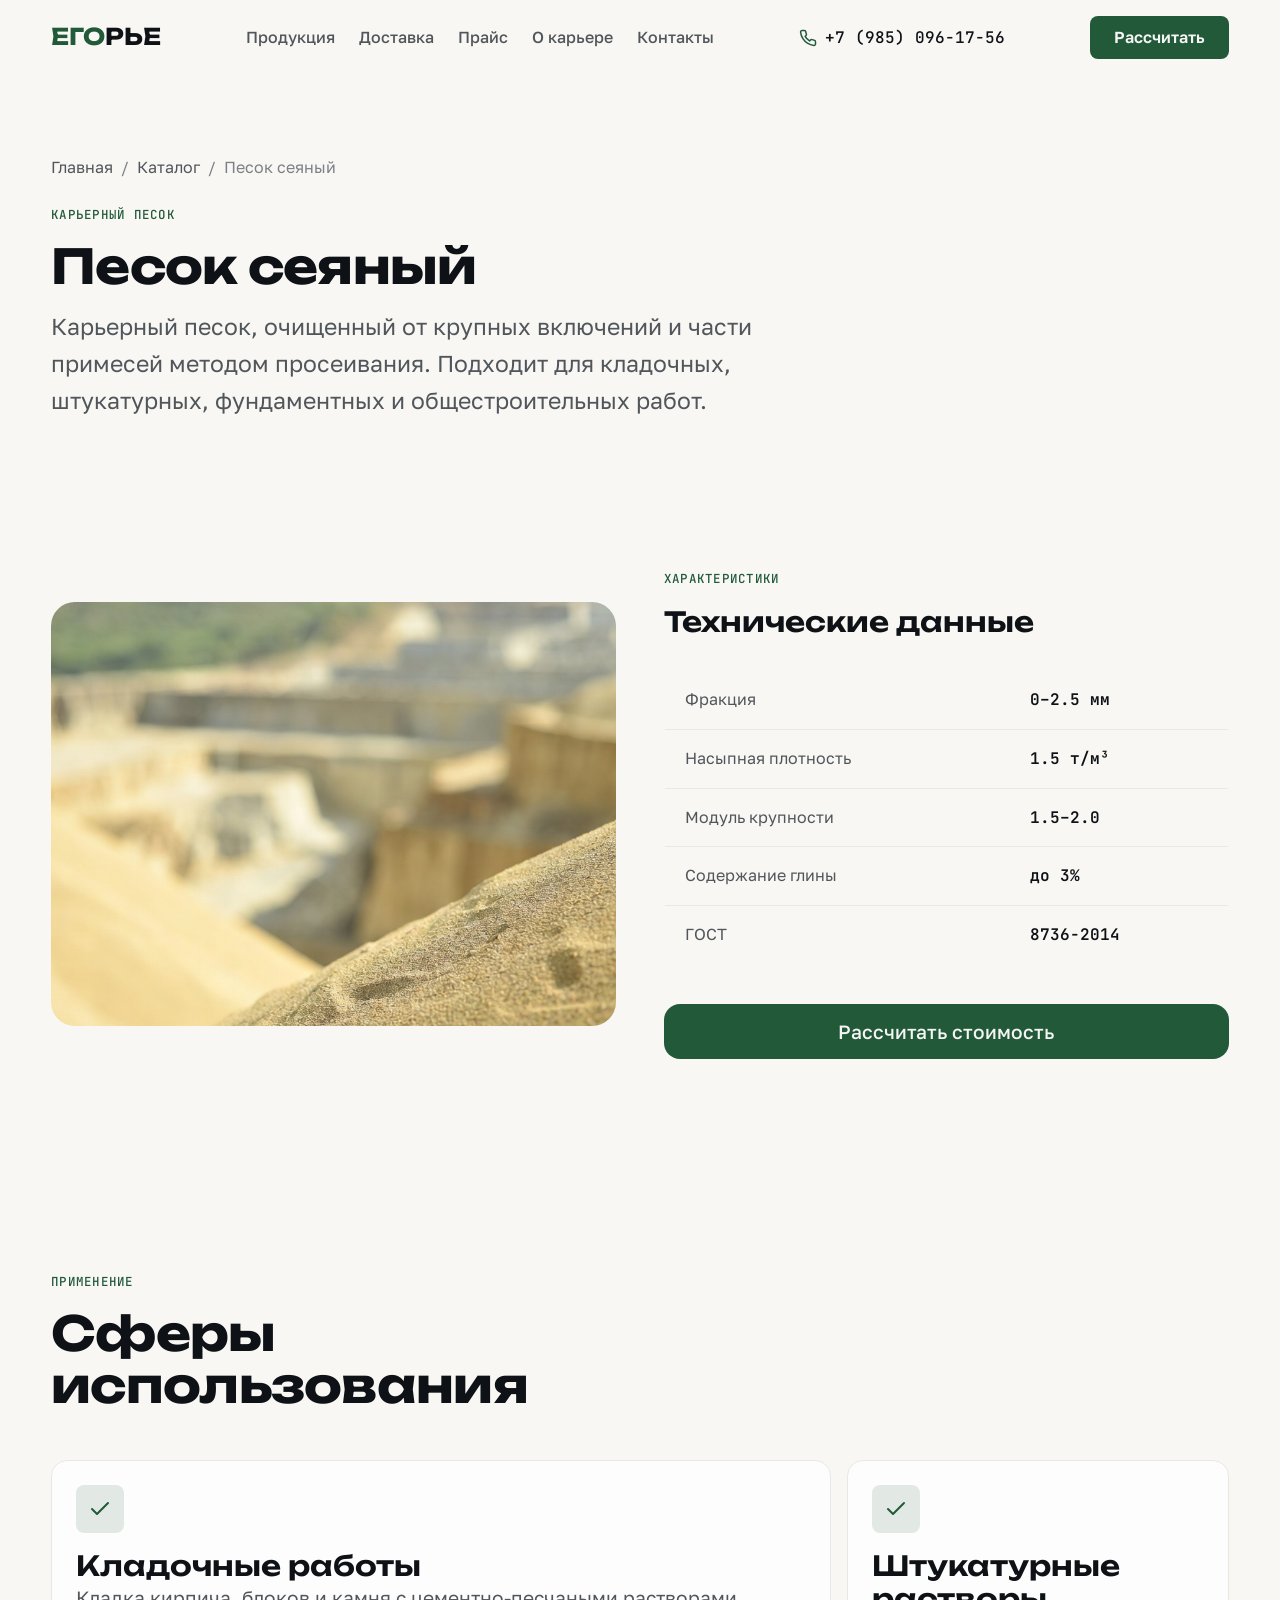
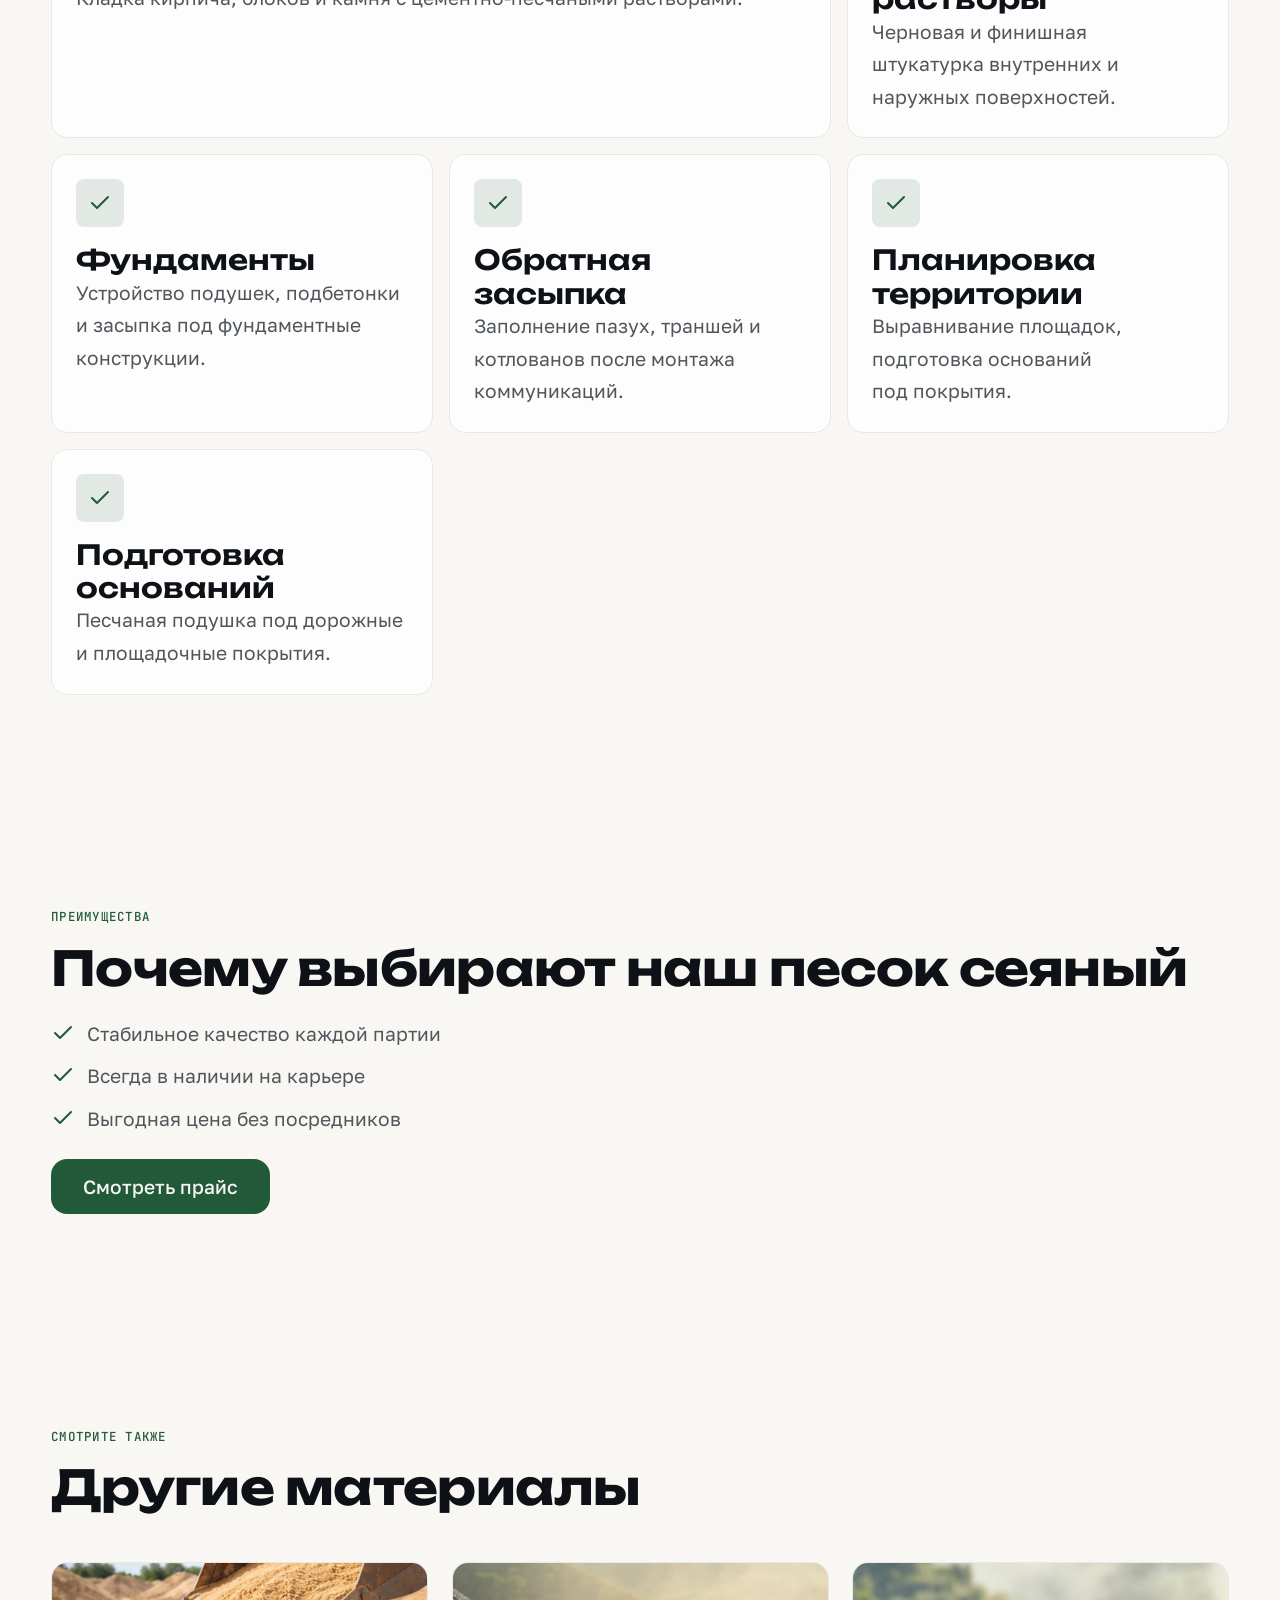
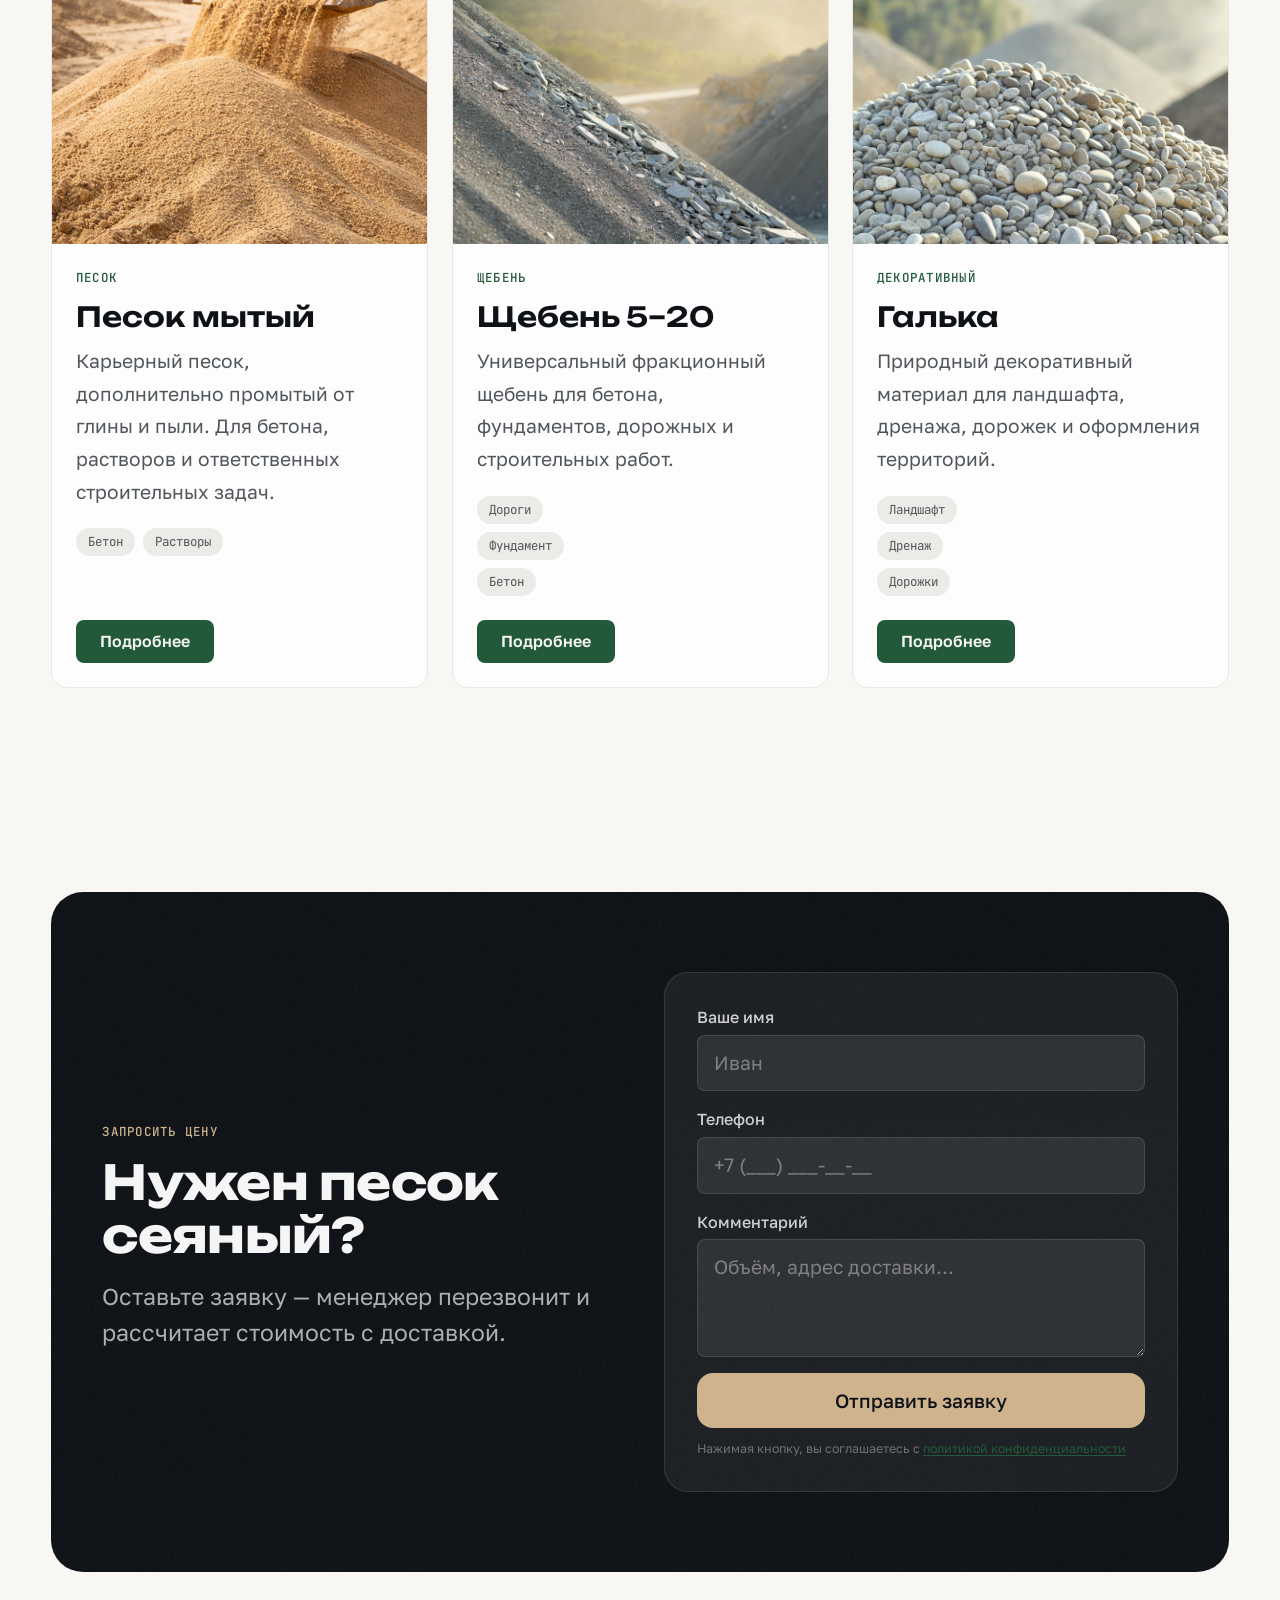
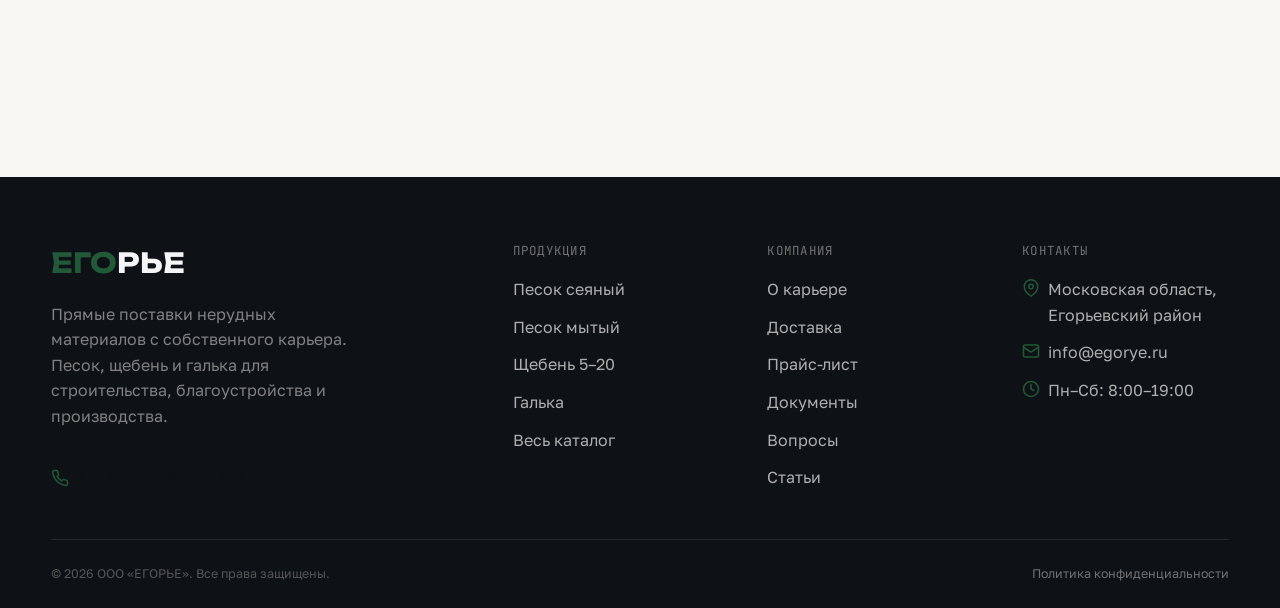
<file: pesok-seyanyy.html>
<!DOCTYPE html>
<html lang="ru">
<head>
  <meta charset="UTF-8">
  <meta name="viewport" content="width=device-width, initial-scale=1.0">
  <title>Песок сеяный — купить с доставкой | ООО ЕГОРЬЕ</title>
  <meta name="description" content="Песок сеяный с собственного карьера. Очищен от крупных включений. Для кладки, штукатурки, фундаментов. Доставка по МО.">
  <meta property="og:title" content="Песок сеяный — купить с доставкой | ООО ЕГОРЬЕ">
  <meta property="og:description" content="Песок сеяный с собственного карьера. Очищен от крупных включений. Для кладки, штукатурки, фундаментов. Доставка по МО.">
  <link rel="canonical" href="https://egorye.ru/pesok-seyanyy.html">
  <link rel="preconnect" href="https://fonts.googleapis.com">
  <link rel="preconnect" href="https://fonts.gstatic.com" crossorigin>
  <link href="https://fonts.googleapis.com/css2?family=Golos+Text:wght@400;500;600;700&family=JetBrains+Mono:wght@400;500;700&family=Unbounded:wght@600;700;800&display=swap" rel="stylesheet">
  <link rel="stylesheet" href="css/base.css">
  <link rel="stylesheet" href="css/tokens.css">
  <link rel="stylesheet" href="css/components.css">
  <link rel="stylesheet" href="css/sections.css">
  <script type="application/ld+json">
  {
    "@context": "https://schema.org",
    "@type": "Product",
    "name": "Песок сеяный",
    "description": "Карьерный песок, очищенный от крупных включений и части примесей методом просеивания. Подходит для кладочных, штукатурных, фундаментных и общестроительных работ.",
    "image": "https://egorye.ru/img/pesok-seyanyy/pesokseaynx.jpg",
    "url": "https://egorye.ru/pesok-seyanyy.html",
    "brand": {
      "@type": "Brand",
      "name": "ООО ЕГОРЬЕ"
    },
    "category": "Нерудные материалы",
    "additionalProperty": [
      { "@type": "PropertyValue", "name": "Фракция", "value": "0–2.5 мм" },
      { "@type": "PropertyValue", "name": "Насыпная плотность", "value": "1.5 т/м³" },
      { "@type": "PropertyValue", "name": "Модуль крупности", "value": "1.5–2.0" },
      { "@type": "PropertyValue", "name": "Содержание глины", "value": "до 3%" },
      { "@type": "PropertyValue", "name": "ГОСТ", "value": "8736-2014" }
    ],
    "offers": {
      "@type": "Offer",
      "availability": "https://schema.org/InStock",
      "priceCurrency": "RUB",
      "seller": {
        "@type": "Organization",
        "name": "ООО ЕГОРЬЕ"
      }
    }
  }
  </script>
</head>
<body>
  <a href="#main-content" class="skip-link">Перейти к содержимому</a>
  <header id="site-header"></header>
  <main id="main-content">

    <!-- Page hero with breadcrumbs -->
    <section class="page-hero container">
      <nav class="breadcrumbs" aria-label="Навигация">
        <a href="index.html">Главная</a> <span>/</span> <a href="catalog.html">Каталог</a> <span>/</span> <span>Песок сеяный</span>
      </nav>
      <div class="page-hero-content" data-reveal="up">
        <span class="label">Карьерный песок</span>
        <h1 class="headline-section">Песок сеяный</h1>
        <p class="body-lg">Карьерный песок, очищенный от крупных включений и части примесей методом просеивания. Подходит для кладочных, штукатурных, фундаментных и общестроительных работ.</p>
      </div>
    </section>

    <!-- Product detail with split layout -->
    <section class="section container">
      <div class="split-section">
        <div class="split-image" data-reveal="left">
          <img src="img/pesok-seyanyy/pesokseaynx.jpg" alt="Песок сеяный с карьера ООО ЕГОРЬЕ" width="640" height="480" loading="lazy">
        </div>
        <div class="split-content" data-reveal="right">
          <span class="label">Характеристики</span>
          <h2 class="headline-card">Технические данные</h2>
          <table class="price-table" style="margin-top:var(--s-4)">
            <tbody>
              <tr><td>Фракция</td><td class="price-value">0–2.5 мм</td></tr>
              <tr><td>Насыпная плотность</td><td class="price-value">1.5 т/м³</td></tr>
              <tr><td>Модуль крупности</td><td class="price-value">1.5–2.0</td></tr>
              <tr><td>Содержание глины</td><td class="price-value">до 3%</td></tr>
              <tr><td>ГОСТ</td><td class="price-value">8736-2014</td></tr>
            </tbody>
          </table>
          <a href="kalkulyator.html" class="btn btn-primary btn-lg" style="margin-top:var(--s-6)">Рассчитать стоимость</a>
        </div>
      </div>
    </section>

    <!-- Applications -->
    <section class="section container" aria-labelledby="pesok-seyanyy-app">
      <div class="section-header" data-reveal="up">
        <span class="label">Применение</span>
        <h2 class="headline-section" id="pesok-seyanyy-app">Сферы использования</h2>
      </div>
      <div class="advantages-grid" data-stagger>
        <div class="advantage-card">
          <div class="advantage-icon">
            <svg viewBox="0 0 24 24" fill="none" stroke="currentColor" stroke-width="2" stroke-linecap="round" stroke-linejoin="round"><polyline points="20 6 9 17 4 12"/></svg>
          </div>
          <h3 class="headline-card">Кладочные работы</h3>
          <p class="body-text">Кладка кирпича, блоков и камня с цементно-песчаными растворами.</p>
        </div>
        <div class="advantage-card">
          <div class="advantage-icon">
            <svg viewBox="0 0 24 24" fill="none" stroke="currentColor" stroke-width="2" stroke-linecap="round" stroke-linejoin="round"><polyline points="20 6 9 17 4 12"/></svg>
          </div>
          <h3 class="headline-card">Штукатурные растворы</h3>
          <p class="body-text">Черновая и финишная штукатурка внутренних и наружных поверхностей.</p>
        </div>
        <div class="advantage-card">
          <div class="advantage-icon">
            <svg viewBox="0 0 24 24" fill="none" stroke="currentColor" stroke-width="2" stroke-linecap="round" stroke-linejoin="round"><polyline points="20 6 9 17 4 12"/></svg>
          </div>
          <h3 class="headline-card">Фундаменты</h3>
          <p class="body-text">Устройство подушек, подбетонки и засыпка под фундаментные конструкции.</p>
        </div>
        <div class="advantage-card">
          <div class="advantage-icon">
            <svg viewBox="0 0 24 24" fill="none" stroke="currentColor" stroke-width="2" stroke-linecap="round" stroke-linejoin="round"><polyline points="20 6 9 17 4 12"/></svg>
          </div>
          <h3 class="headline-card">Обратная засыпка</h3>
          <p class="body-text">Заполнение пазух, траншей и котлованов после монтажа коммуникаций.</p>
        </div>
        <div class="advantage-card">
          <div class="advantage-icon">
            <svg viewBox="0 0 24 24" fill="none" stroke="currentColor" stroke-width="2" stroke-linecap="round" stroke-linejoin="round"><polyline points="20 6 9 17 4 12"/></svg>
          </div>
          <h3 class="headline-card">Планировка территории</h3>
          <p class="body-text">Выравнивание площадок, подготовка оснований под покрытия.</p>
        </div>
        <div class="advantage-card">
          <div class="advantage-icon">
            <svg viewBox="0 0 24 24" fill="none" stroke="currentColor" stroke-width="2" stroke-linecap="round" stroke-linejoin="round"><polyline points="20 6 9 17 4 12"/></svg>
          </div>
          <h3 class="headline-card">Подготовка оснований</h3>
          <p class="body-text">Песчаная подушка под дорожные и площадочные покрытия.</p>
        </div>
      </div>
    </section>

    <!-- Advantages -->
    <section class="section container">
      <div data-reveal="up">
        <span class="label">Преимущества</span>
        <h2 class="headline-section" style="margin-top:var(--s-3)">Почему выбирают наш песок сеяный</h2>
        <div class="split-features" style="margin-top:var(--s-6)">
          <div class="split-feature">
            <svg class="split-feature-icon" viewBox="0 0 24 24" fill="none" stroke="currentColor" stroke-width="2" stroke-linecap="round" stroke-linejoin="round"><polyline points="20 6 9 17 4 12"/></svg>
            <span class="split-feature-text">Стабильное качество каждой партии</span>
          </div>
          <div class="split-feature">
            <svg class="split-feature-icon" viewBox="0 0 24 24" fill="none" stroke="currentColor" stroke-width="2" stroke-linecap="round" stroke-linejoin="round"><polyline points="20 6 9 17 4 12"/></svg>
            <span class="split-feature-text">Всегда в наличии на карьере</span>
          </div>
          <div class="split-feature">
            <svg class="split-feature-icon" viewBox="0 0 24 24" fill="none" stroke="currentColor" stroke-width="2" stroke-linecap="round" stroke-linejoin="round"><polyline points="20 6 9 17 4 12"/></svg>
            <span class="split-feature-text">Выгодная цена без посредников</span>
          </div>
        </div>
        <a href="price.html" class="btn btn-primary btn-lg" style="margin-top:var(--s-6)">Смотреть прайс</a>
      </div>
    </section>

    <!-- Related products -->
    <section class="section container" aria-labelledby="pesok-seyanyy-related">
      <div class="section-header" data-reveal="up">
        <span class="label">Смотрите также</span>
        <h2 class="headline-section" id="pesok-seyanyy-related">Другие материалы</h2>
      </div>
      <div class="products-grid" data-stagger>
        <a href="pesok-mytyy.html" class="card product-card">
          <div class="card-media">
            <img src="img/pesok-mytyy/pesok.png" alt="Песок мытый" width="640" height="480" loading="lazy">
          </div>
          <div class="card-body">
            <span class="label">Песок</span>
            <h2 class="headline-card">Песок мытый</h2>
            <p class="body-text">Карьерный песок, дополнительно промытый от глины и пыли. Для бетона, растворов и ответственных строительных задач.</p>
            <div class="card-tags">
              <span class="tag">Бетон</span>
              <span class="tag">Растворы</span>
            </div>
          </div>
          <div class="card-footer">
            <span class="btn btn-primary btn-sm">Подробнее</span>
          </div>
        </a>
        <a href="shcheben-5-20.html" class="card product-card">
          <div class="card-media">
            <img src="img/shcheben/chebenx.jpg" alt="Щебень фракции 5–20" width="640" height="480" loading="lazy">
          </div>
          <div class="card-body">
            <span class="label">Щебень</span>
            <h2 class="headline-card">Щебень 5–20</h2>
            <p class="body-text">Универсальный фракционный щебень для бетона, фундаментов, дорожных и строительных работ.</p>
            <div class="card-tags">
              <span class="tag">Дороги</span>
              <span class="tag">Фундамент</span>
              <span class="tag">Бетон</span>
            </div>
          </div>
          <div class="card-footer">
            <span class="btn btn-primary btn-sm">Подробнее</span>
          </div>
        </a>
        <a href="galka.html" class="card product-card">
          <div class="card-media">
            <img src="img/galka/galkax.jpg" alt="Галька природная" width="640" height="480" loading="lazy">
          </div>
          <div class="card-body">
            <span class="label">Декоративный</span>
            <h2 class="headline-card">Галька</h2>
            <p class="body-text">Природный декоративный материал для ландшафта, дренажа, дорожек и оформления территорий.</p>
            <div class="card-tags">
              <span class="tag">Ландшафт</span>
              <span class="tag">Дренаж</span>
              <span class="tag">Дорожки</span>
            </div>
          </div>
          <div class="card-footer">
            <span class="btn btn-primary btn-sm">Подробнее</span>
          </div>
        </a>
      </div>
    </section>

    <!-- CTA same style as index.html -->
    <section class="section container" id="callback">
      <div class="cta-section noise">
        <div class="container">
          <div class="cta-inner">
            <div class="cta-content" data-reveal="left">
              <span class="label">Запросить цену</span>
              <h2 class="headline-section" style="color:var(--c-text-inverse)">Нужен песок сеяный?</h2>
              <p class="body-lg" style="color:oklch(0.75 0 0)">Оставьте заявку — менеджер перезвонит и рассчитает стоимость с доставкой.</p>
            </div>
            <div class="cta-form" data-reveal="right">
              <form data-form class="form-grid" novalidate>
                <div class="field">
                  <label class="field-label" for="cta-name">Ваше имя</label>
                  <input class="input" id="cta-name" name="name" type="text" placeholder="Иван" required aria-describedby="cta-name-err" aria-invalid="false">
                  <p class="field-error" id="cta-name-err" role="alert" hidden></p>
                </div>
                <div class="field">
                  <label class="field-label" for="cta-phone">Телефон</label>
                  <input class="input" id="cta-phone" name="phone" type="tel" placeholder="+7 (___) ___-__-__" required aria-describedby="cta-phone-err" aria-invalid="false">
                  <p class="field-error" id="cta-phone-err" role="alert" hidden></p>
                </div>
                <div class="field" style="grid-column:1/-1">
                  <label class="field-label" for="cta-msg">Комментарий</label>
                  <textarea class="input" id="cta-msg" name="message" placeholder="Объём, адрес доставки..." rows="3"></textarea>
                </div>
                <div style="grid-column:1/-1;display:flex;flex-direction:column;gap:var(--s-3)">
                  <button type="submit" class="btn btn-accent btn-lg" style="width:100%">Отправить заявку</button>
                  <p class="form-consent">Нажимая кнопку, вы соглашаетесь с <a href="dokumenty.html">политикой конфиденциальности</a></p>
                </div>
              </form>
            </div>
          </div>
        </div>
      </div>
    </section>
  </main>
  <footer id="site-footer"></footer>
  <script src="js/shared.js" defer></script>
  <script src="js/forms.js" defer></script>
</body>
</html>
</file>
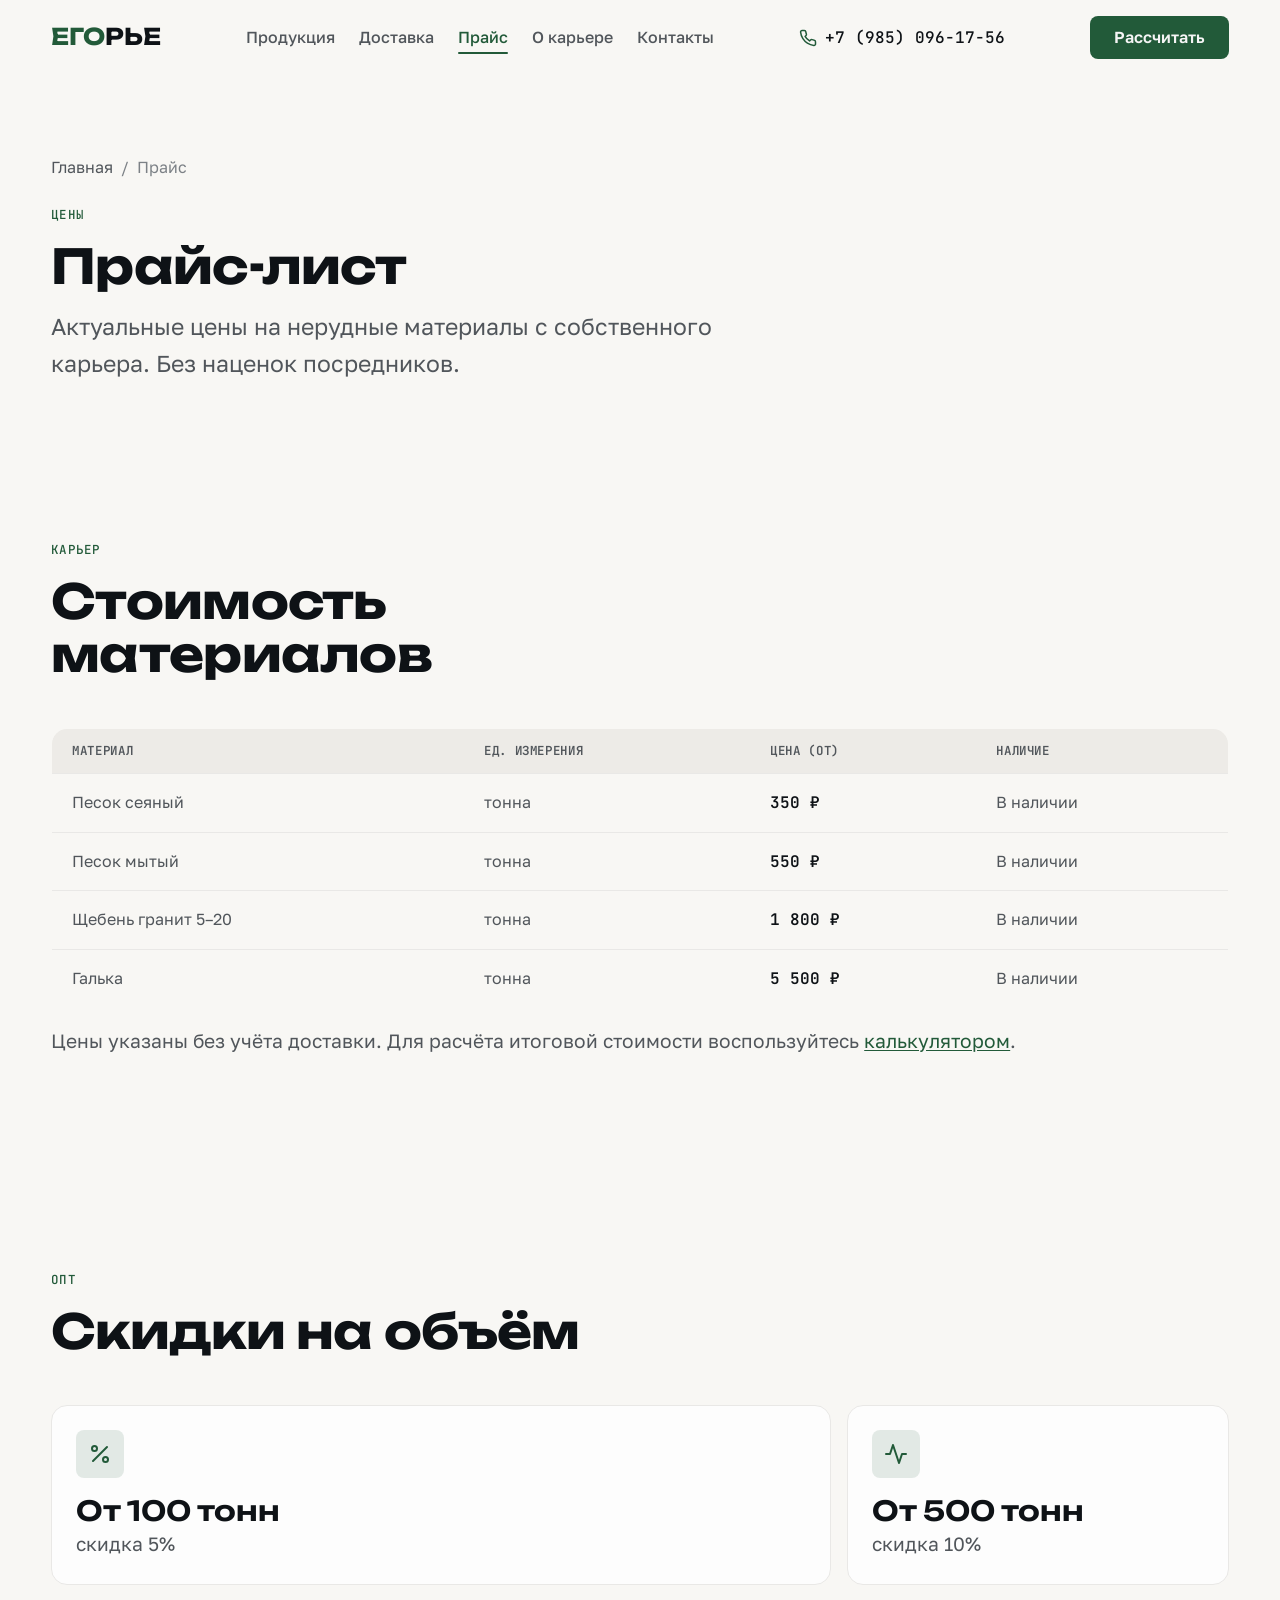
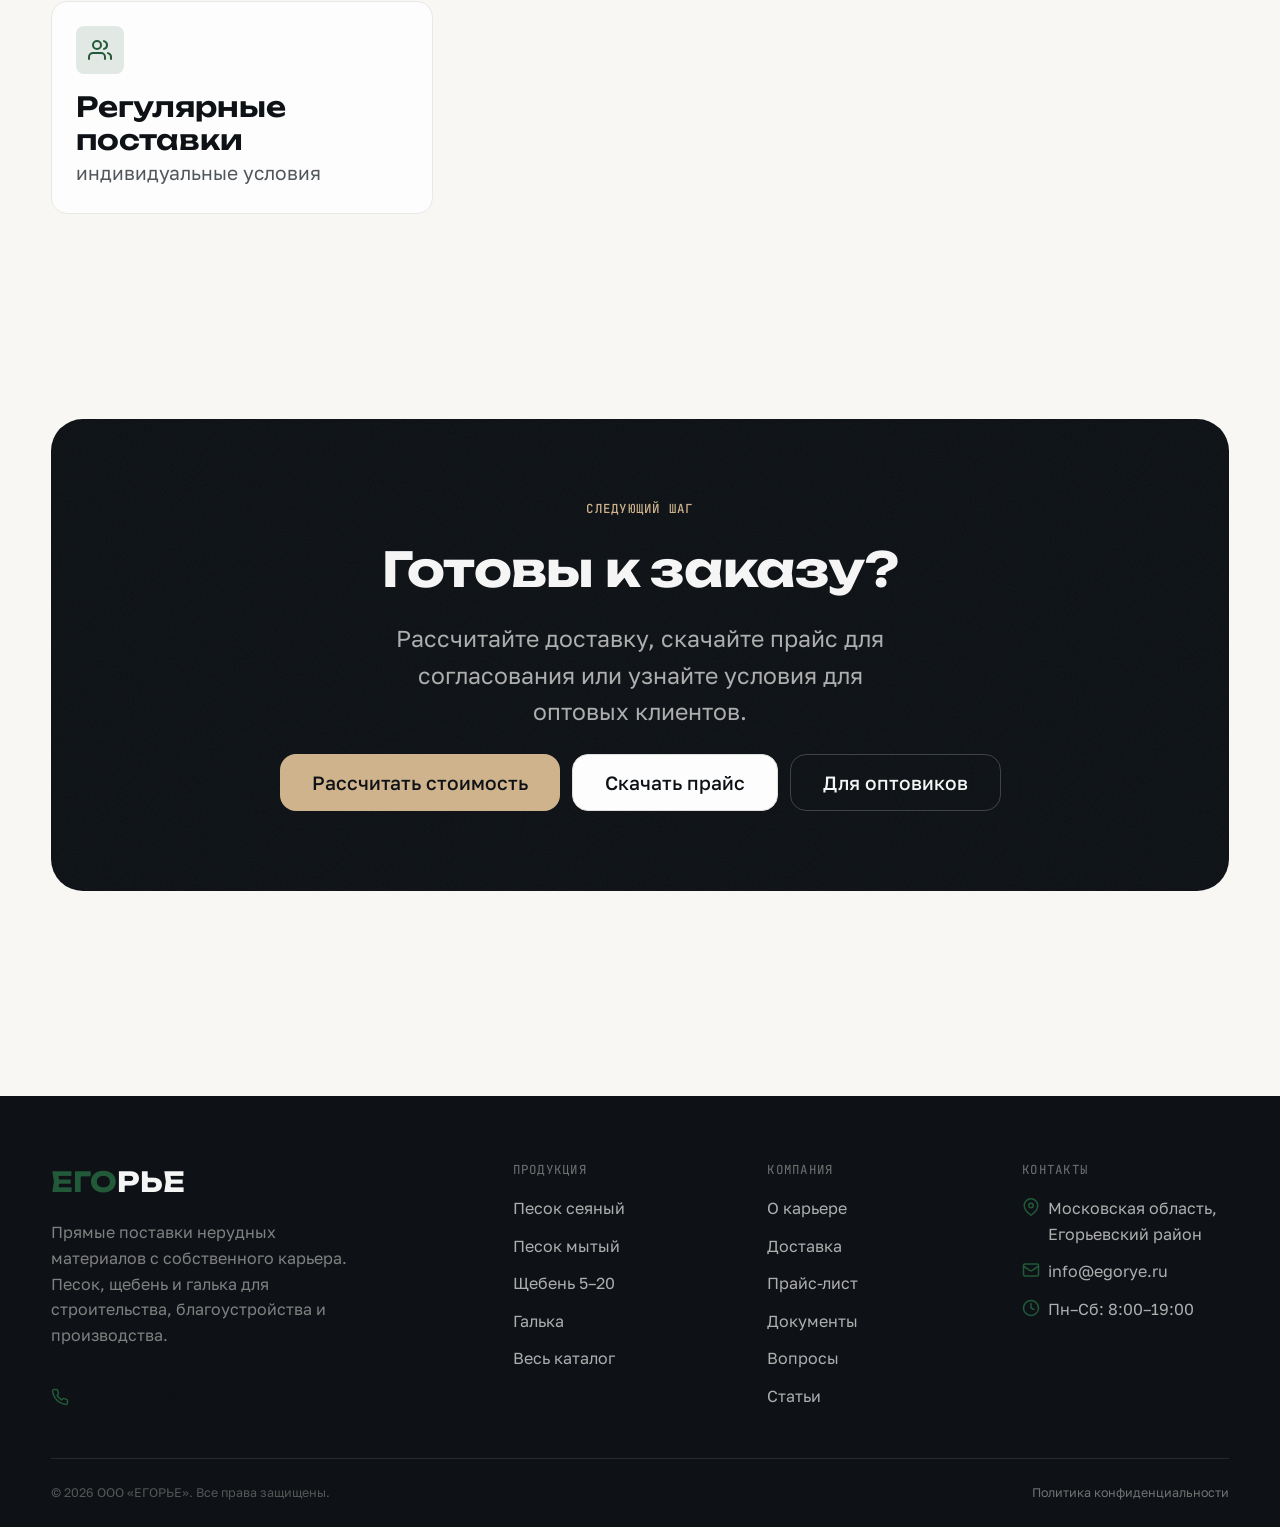
<file: price.html>
<!DOCTYPE html>
<html lang="ru">
<head>
  <meta charset="UTF-8">
  <meta name="viewport" content="width=device-width, initial-scale=1.0">
  <title>Прайс-лист на песок, щебень и гальку — ООО ЕГОРЬЕ</title>
  <meta name="description" content="Актуальные цены на песок сеяный, песок мытый, щебень 5–20 и гальку. Прямые цены с карьера без посредников.">
  <meta property="og:title" content="Прайс-лист на песок, щебень и гальку — ООО ЕГОРЬЕ">
  <meta property="og:description" content="Актуальные цены с карьера: песок, щебень, галька. Без посредников.">
  <link rel="canonical" href="https://egorye.ru/price.html">
  <link rel="preconnect" href="https://fonts.googleapis.com">
  <link rel="preconnect" href="https://fonts.gstatic.com" crossorigin>
  <link href="https://fonts.googleapis.com/css2?family=Golos+Text:wght@400;500;600;700&family=JetBrains+Mono:wght@400;500;700&family=Unbounded:wght@600;700;800&display=swap" rel="stylesheet">
  <link rel="stylesheet" href="css/base.css">
  <link rel="stylesheet" href="css/tokens.css">
  <link rel="stylesheet" href="css/components.css">
  <link rel="stylesheet" href="css/sections.css">
</head>
<body>
  <a href="#main-content" class="skip-link">Перейти к содержимому</a>
  <header id="site-header"></header>

  <main id="main-content">
    <section class="page-hero container">
      <nav class="breadcrumbs" aria-label="Навигация по сайту">
        <a href="index.html">Главная</a> <span>/</span> <span>Прайс</span>
      </nav>
      <div class="page-hero-content" data-reveal="up">
        <span class="label">Цены</span>
        <h1 class="headline-section">Прайс-лист</h1>
        <p class="body-lg">Актуальные цены на нерудные материалы с собственного карьера. Без наценок посредников.</p>
      </div>
    </section>

    <section class="section container" aria-labelledby="price-table-title">
      <div class="section-header" data-reveal="up">
        <span class="label">Карьер</span>
        <h2 class="headline-section" id="price-table-title">Стоимость материалов</h2>
      </div>
      <div data-reveal="up">
        <table class="price-table">
          <thead>
            <tr>
              <th scope="col">Материал</th>
              <th scope="col">Ед. измерения</th>
              <th scope="col">Цена (от)</th>
              <th scope="col">Наличие</th>
            </tr>
          </thead>
          <tbody>
            <tr>
              <td>Песок сеяный</td>
              <td>тонна</td>
              <td class="price-value">350 ₽</td>
              <td>В наличии</td>
            </tr>
            <tr>
              <td>Песок мытый</td>
              <td>тонна</td>
              <td class="price-value">550 ₽</td>
              <td>В наличии</td>
            </tr>
            <tr>
              <td>Щебень гранит 5–20</td>
              <td>тонна</td>
              <td class="price-value">1 800 ₽</td>
              <td>В наличии</td>
            </tr>
            <tr>
              <td>Галька</td>
              <td>тонна</td>
              <td class="price-value">5 500 ₽</td>
              <td>В наличии</td>
            </tr>
          </tbody>
        </table>
        <p class="body-text" style="margin-top:var(--s-4)">Цены указаны без учёта доставки. Для расчёта итоговой стоимости воспользуйтесь <a href="kalkulyator.html" style="color:var(--c-brand);text-decoration:underline;text-underline-offset:2px">калькулятором</a>.</p>
      </div>
    </section>

    <section class="section container" aria-labelledby="price-discounts">
      <div class="section-header" data-reveal="up">
        <span class="label">Опт</span>
        <h2 class="headline-section" id="price-discounts">Скидки на объём</h2>
      </div>
      <div class="advantages-grid" data-stagger>
        <div class="advantage-card">
          <div class="advantage-icon">
            <svg viewBox="0 0 24 24" fill="none" stroke="currentColor" stroke-width="2" stroke-linecap="round" stroke-linejoin="round"><line x1="19" y1="5" x2="5" y2="19"/><circle cx="6.5" cy="6.5" r="2.5"/><circle cx="17.5" cy="17.5" r="2.5"/></svg>
          </div>
          <h3 class="headline-card">От 100 тонн</h3>
          <p class="body-text">скидка 5%</p>
        </div>
        <div class="advantage-card">
          <div class="advantage-icon">
            <svg viewBox="0 0 24 24" fill="none" stroke="currentColor" stroke-width="2" stroke-linecap="round" stroke-linejoin="round"><polyline points="22 12 18 12 15 21 9 3 6 12 2 12"/></svg>
          </div>
          <h3 class="headline-card">От 500 тонн</h3>
          <p class="body-text">скидка 10%</p>
        </div>
        <div class="advantage-card">
          <div class="advantage-icon">
            <svg viewBox="0 0 24 24" fill="none" stroke="currentColor" stroke-width="2" stroke-linecap="round" stroke-linejoin="round"><path d="M17 21v-2a4 4 0 0 0-4-4H5a4 4 0 0 0-4 4v2"/><circle cx="9" cy="7" r="4"/><path d="M23 21v-2a4 4 0 0 0-3-3.87"/><path d="M16 3.13a4 4 0 0 1 0 7.75"/></svg>
          </div>
          <h3 class="headline-card">Регулярные поставки</h3>
          <p class="body-text">индивидуальные условия</p>
        </div>
      </div>
    </section>

    <section class="section container" aria-labelledby="price-cta">
      <div class="cta-section noise">
        <div class="container">
          <div class="cta-inner" style="text-align:center;display:flex;flex-direction:column;align-items:center;gap:var(--s-6)">
            <span class="label" style="color:var(--c-accent)">Следующий шаг</span>
            <h2 class="headline-section" id="price-cta" style="color:var(--c-text-inverse)">Готовы к заказу?</h2>
            <p class="body-lg" style="color:oklch(0.75 0 0);max-width:520px">Рассчитайте доставку, скачайте прайс для согласования или узнайте условия для оптовых клиентов.</p>
            <div style="display:flex;gap:var(--s-3);flex-wrap:wrap;justify-content:center">
              <a href="kalkulyator.html" class="btn btn-accent btn-lg">Рассчитать стоимость</a>
              <a href="#" class="btn btn-secondary btn-lg">Скачать прайс</a>
              <a href="optovym-klientam.html" class="btn btn-ghost btn-lg" style="color:var(--c-text-inverse);border:1px solid oklch(1 0 0 / 0.2)">Для оптовиков</a>
            </div>
          </div>
        </div>
      </div>
    </section>
  </main>

  <footer id="site-footer"></footer>
  <script src="js/shared.js" defer></script>
</body>
</html>
</file>
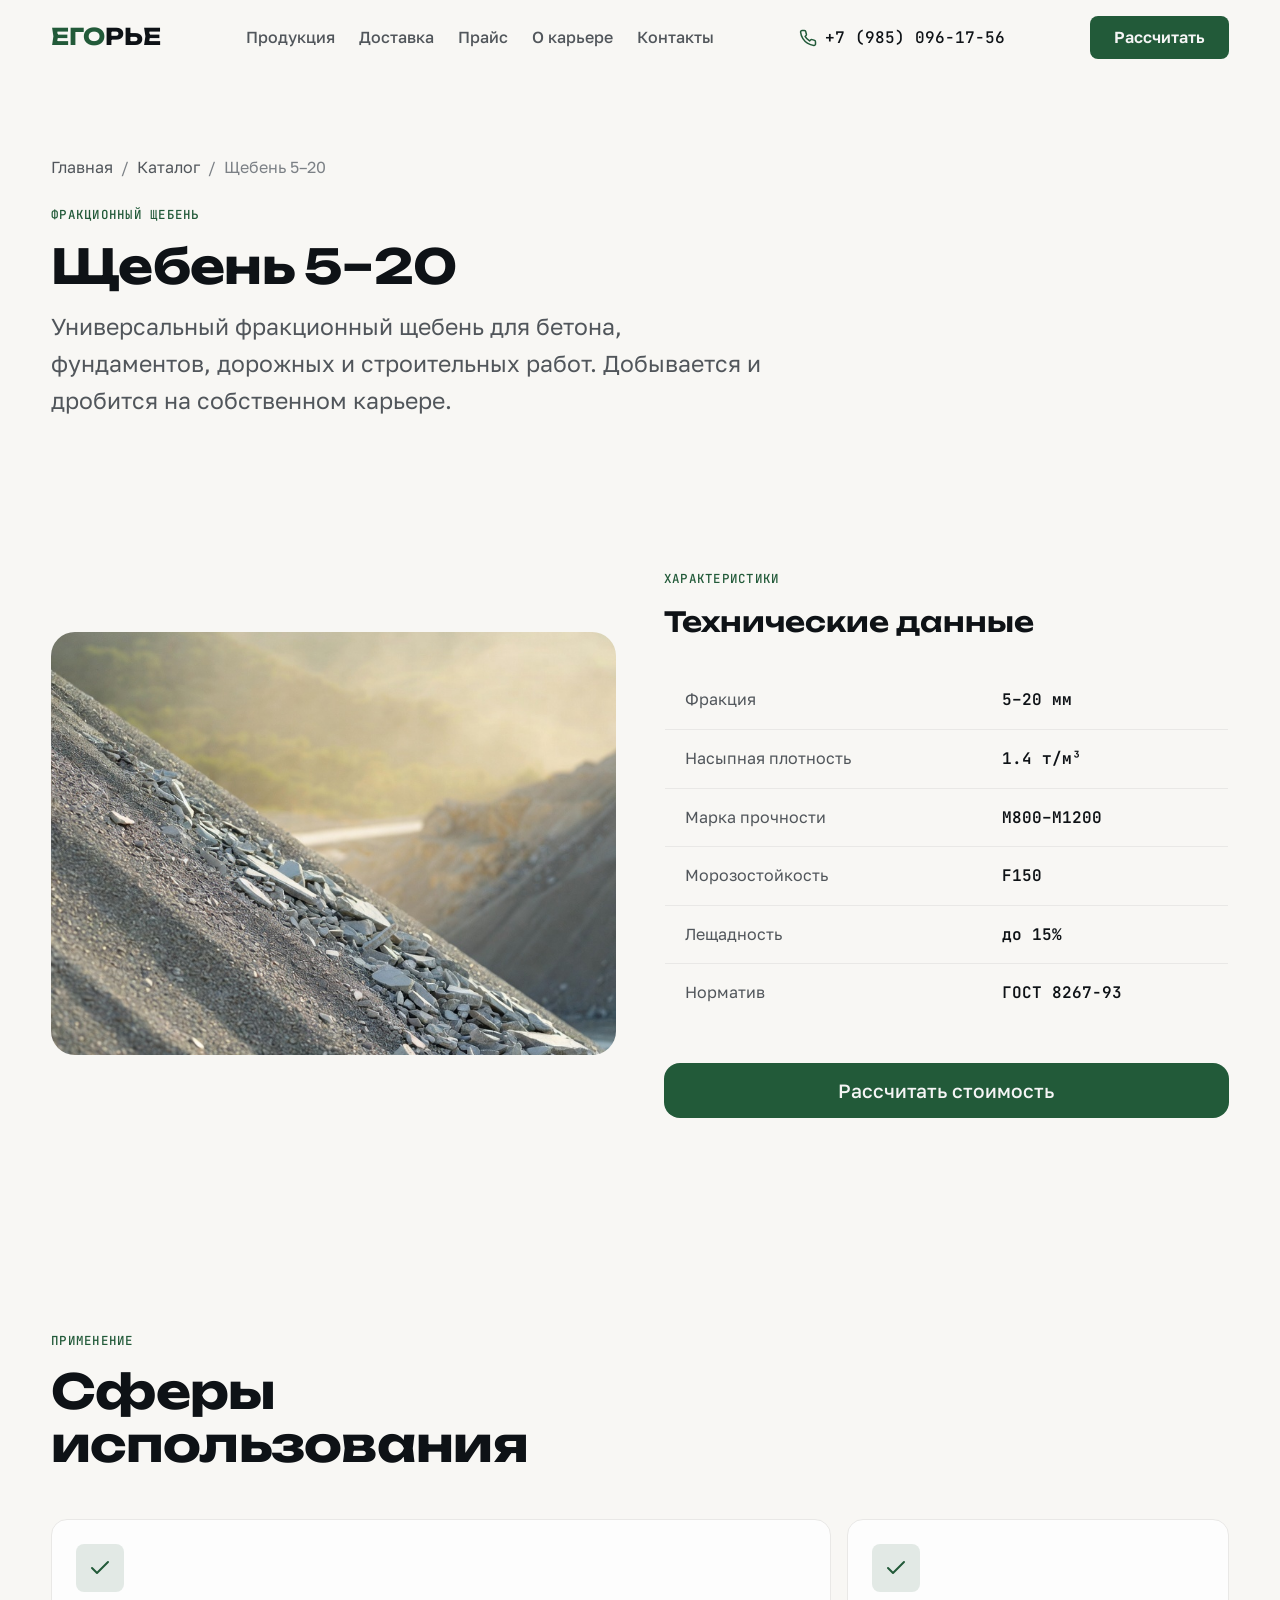
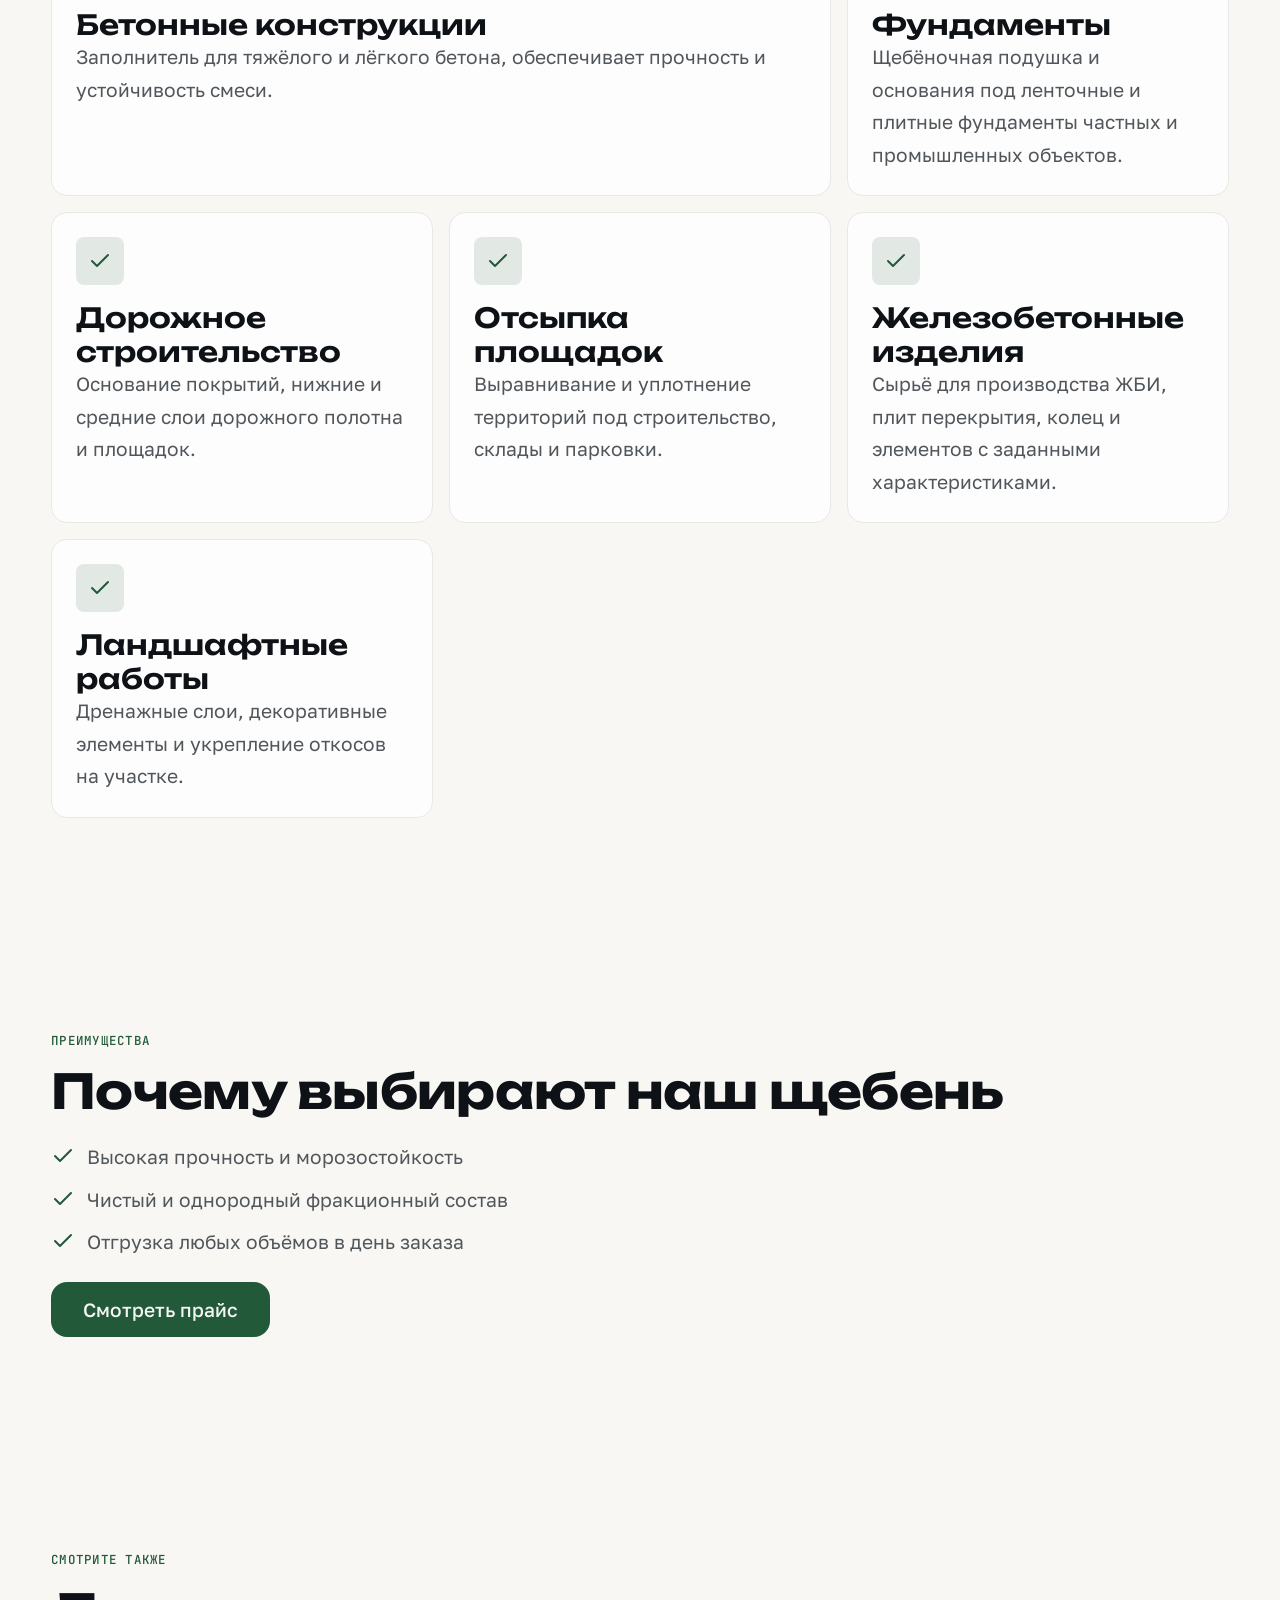
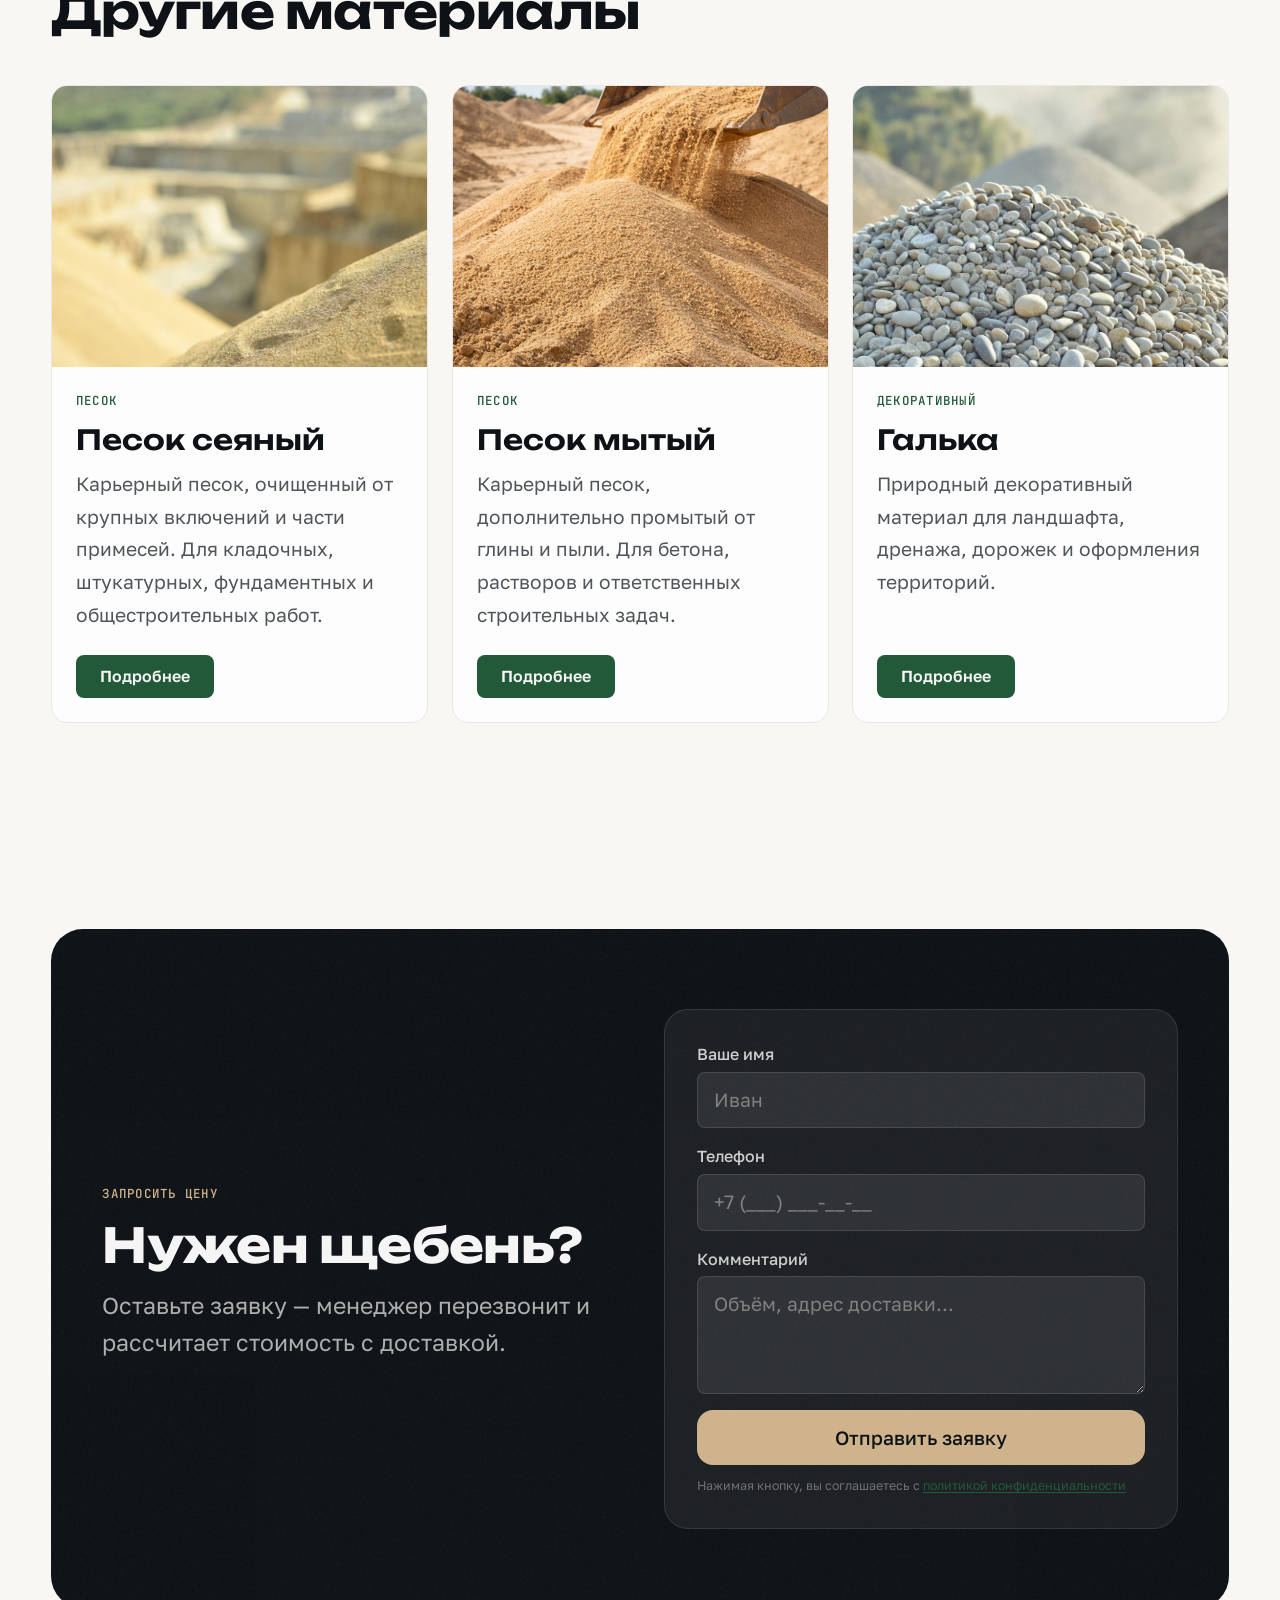
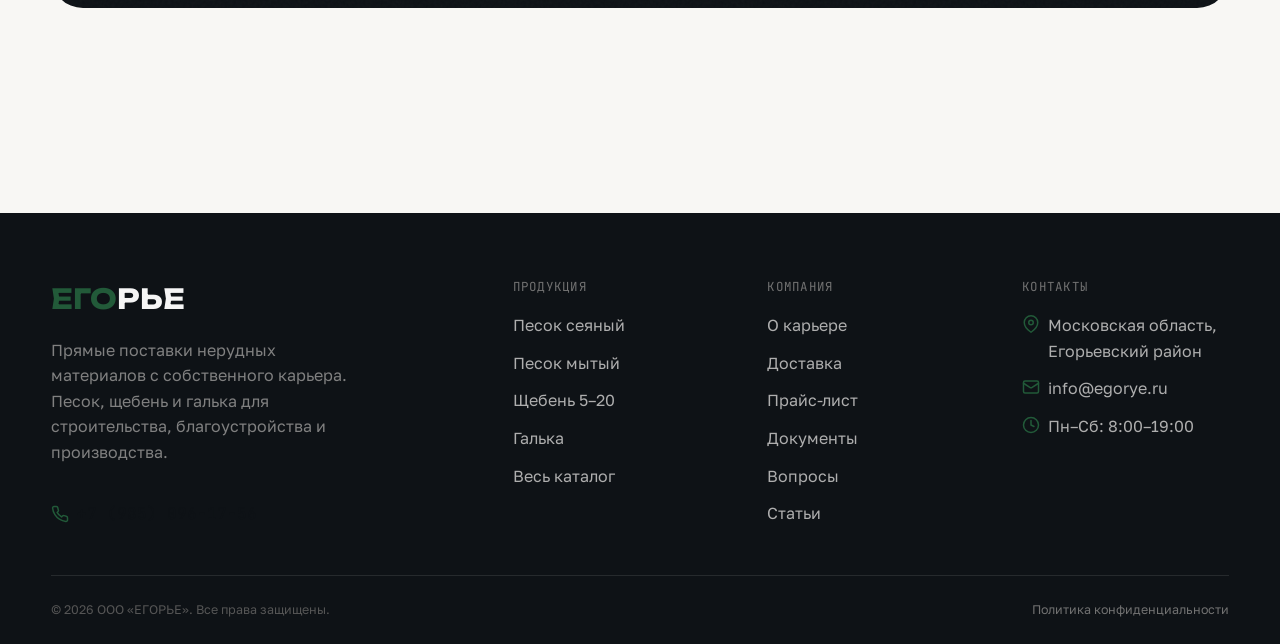
<file: shcheben-5-20.html>
<!DOCTYPE html>
<html lang="ru">
<head>
  <meta charset="UTF-8">
  <meta name="viewport" content="width=device-width, initial-scale=1.0">
  <title>Щебень 5–20 — купить с доставкой | ООО ЕГОРЬЕ</title>
  <meta name="description" content="Щебень фракции 5–20 мм с собственного карьера. Для бетона, фундаментов, дорог. Доставка по Московской области.">
  <meta property="og:title" content="Щебень 5–20 — купить с доставкой | ООО ЕГОРЬЕ">
  <meta property="og:description" content="Щебень 5–20 мм с карьера. Бетон, фундаменты, дороги. Доставка по области.">
  <link rel="canonical" href="https://egorye.ru/shcheben-5-20.html">
  <link rel="preconnect" href="https://fonts.googleapis.com">
  <link rel="preconnect" href="https://fonts.gstatic.com" crossorigin>
  <link href="https://fonts.googleapis.com/css2?family=Golos+Text:wght@400;500;600;700&family=JetBrains+Mono:wght@400;500;700&family=Unbounded:wght@600;700;800&display=swap" rel="stylesheet">
  <link rel="stylesheet" href="css/base.css">
  <link rel="stylesheet" href="css/tokens.css">
  <link rel="stylesheet" href="css/components.css">
  <link rel="stylesheet" href="css/sections.css">
  <script type="application/ld+json">
  {
    "@context": "https://schema.org",
    "@type": "Product",
    "name": "Щебень 5–20",
    "description": "Универсальный фракционный щебень для бетона, фундаментов, дорожных и строительных работ. Добывается и дробится на собственном карьере.",
    "image": "https://egorye.ru/img/shcheben/chebenx.jpg",
    "brand": {
      "@type": "Brand",
      "name": "ООО ЕГОРЬЕ"
    },
    "offers": {
      "@type": "Offer",
      "url": "https://egorye.ru/shcheben-5-20.html",
      "priceCurrency": "RUB",
      "availability": "https://schema.org/InStock",
      "itemCondition": "https://schema.org/NewCondition",
      "seller": {
        "@type": "Organization",
        "name": "ООО ЕГОРЬЕ"
      }
    }
  }
  </script>
</head>
<body>
  <a href="#main-content" class="skip-link">Перейти к содержимому</a>
  <header id="site-header"></header>
  <main id="main-content">
    <section class="page-hero container">
      <nav class="breadcrumbs" aria-label="Навигация">
        <a href="index.html">Главная</a> <span>/</span> <a href="catalog.html">Каталог</a> <span>/</span> <span>Щебень 5–20</span>
      </nav>
      <div class="page-hero-content" data-reveal="up">
        <span class="label">Фракционный щебень</span>
        <h1 class="headline-section">Щебень 5–20</h1>
        <p class="body-lg">Универсальный фракционный щебень для бетона, фундаментов, дорожных и строительных работ. Добывается и дробится на собственном карьере.</p>
      </div>
    </section>

    <section class="section container">
      <div class="split-section">
        <div class="split-image" data-reveal="left">
          <img src="img/shcheben/chebenx.jpg" alt="Щебень фракции 5–20 мм" width="640" height="480" loading="lazy">
        </div>
        <div class="split-content" data-reveal="right">
          <span class="label">Характеристики</span>
          <h2 class="headline-card">Технические данные</h2>
          <table class="price-table" style="margin-top:var(--s-4)">
            <tbody>
              <tr><td>Фракция</td><td class="price-value">5–20 мм</td></tr>
              <tr><td>Насыпная плотность</td><td class="price-value">1.4 т/м³</td></tr>
              <tr><td>Марка прочности</td><td class="price-value">М800–М1200</td></tr>
              <tr><td>Морозостойкость</td><td class="price-value">F150</td></tr>
              <tr><td>Лещадность</td><td class="price-value">до 15%</td></tr>
              <tr><td>Норматив</td><td class="price-value">ГОСТ 8267-93</td></tr>
            </tbody>
          </table>
          <a href="kalkulyator.html" class="btn btn-primary btn-lg" style="margin-top:var(--s-6)">Рассчитать стоимость</a>
        </div>
      </div>
    </section>

    <section class="section container">
      <div class="section-header" data-reveal="up">
        <span class="label">Применение</span>
        <h2 class="headline-section">Сферы использования</h2>
      </div>
      <div class="advantages-grid" data-stagger>
        <div class="advantage-card">
          <div class="advantage-icon">
            <svg viewBox="0 0 24 24" fill="none" stroke="currentColor" stroke-width="2" stroke-linecap="round" stroke-linejoin="round"><polyline points="20 6 9 17 4 12"/></svg>
          </div>
          <h3 class="headline-card">Бетонные конструкции</h3>
          <p class="body-text">Заполнитель для тяжёлого и лёгкого бетона, обеспечивает прочность и устойчивость смеси.</p>
        </div>
        <div class="advantage-card">
          <div class="advantage-icon">
            <svg viewBox="0 0 24 24" fill="none" stroke="currentColor" stroke-width="2" stroke-linecap="round" stroke-linejoin="round"><polyline points="20 6 9 17 4 12"/></svg>
          </div>
          <h3 class="headline-card">Фундаменты</h3>
          <p class="body-text">Щебёночная подушка и основания под ленточные и плитные фундаменты частных и промышленных объектов.</p>
        </div>
        <div class="advantage-card">
          <div class="advantage-icon">
            <svg viewBox="0 0 24 24" fill="none" stroke="currentColor" stroke-width="2" stroke-linecap="round" stroke-linejoin="round"><polyline points="20 6 9 17 4 12"/></svg>
          </div>
          <h3 class="headline-card">Дорожное строительство</h3>
          <p class="body-text">Основание покрытий, нижние и средние слои дорожного полотна и площадок.</p>
        </div>
        <div class="advantage-card">
          <div class="advantage-icon">
            <svg viewBox="0 0 24 24" fill="none" stroke="currentColor" stroke-width="2" stroke-linecap="round" stroke-linejoin="round"><polyline points="20 6 9 17 4 12"/></svg>
          </div>
          <h3 class="headline-card">Отсыпка площадок</h3>
          <p class="body-text">Выравнивание и уплотнение территорий под строительство, склады и парковки.</p>
        </div>
        <div class="advantage-card">
          <div class="advantage-icon">
            <svg viewBox="0 0 24 24" fill="none" stroke="currentColor" stroke-width="2" stroke-linecap="round" stroke-linejoin="round"><polyline points="20 6 9 17 4 12"/></svg>
          </div>
          <h3 class="headline-card">Железобетонные изделия</h3>
          <p class="body-text">Сырьё для производства ЖБИ, плит перекрытия, колец и элементов с заданными характеристиками.</p>
        </div>
        <div class="advantage-card">
          <div class="advantage-icon">
            <svg viewBox="0 0 24 24" fill="none" stroke="currentColor" stroke-width="2" stroke-linecap="round" stroke-linejoin="round"><polyline points="20 6 9 17 4 12"/></svg>
          </div>
          <h3 class="headline-card">Ландшафтные работы</h3>
          <p class="body-text">Дренажные слои, декоративные элементы и укрепление откосов на участке.</p>
        </div>
      </div>
    </section>

    <section class="section container">
      <div data-reveal="up">
        <span class="label">Преимущества</span>
        <h2 class="headline-section" style="margin-top:var(--s-3)">Почему выбирают наш щебень</h2>
        <div class="split-features" style="margin-top:var(--s-6)">
          <div class="split-feature">
            <svg class="split-feature-icon" viewBox="0 0 24 24" fill="none" stroke="currentColor" stroke-width="2" stroke-linecap="round" stroke-linejoin="round"><polyline points="20 6 9 17 4 12"/></svg>
            <span class="split-feature-text">Высокая прочность и морозостойкость</span>
          </div>
          <div class="split-feature">
            <svg class="split-feature-icon" viewBox="0 0 24 24" fill="none" stroke="currentColor" stroke-width="2" stroke-linecap="round" stroke-linejoin="round"><polyline points="20 6 9 17 4 12"/></svg>
            <span class="split-feature-text">Чистый и однородный фракционный состав</span>
          </div>
          <div class="split-feature">
            <svg class="split-feature-icon" viewBox="0 0 24 24" fill="none" stroke="currentColor" stroke-width="2" stroke-linecap="round" stroke-linejoin="round"><polyline points="20 6 9 17 4 12"/></svg>
            <span class="split-feature-text">Отгрузка любых объёмов в день заказа</span>
          </div>
        </div>
        <a href="price.html" class="btn btn-primary btn-lg" style="margin-top:var(--s-6)">Смотреть прайс</a>
      </div>
    </section>

    <section class="section container">
      <div class="section-header" data-reveal="up">
        <span class="label">Смотрите также</span>
        <h2 class="headline-section">Другие материалы</h2>
      </div>
      <div class="products-grid" data-stagger>
        <a href="pesok-seyanyy.html" class="card product-card">
          <div class="card-media">
            <img src="img/pesok-seyanyy/pesokseaynx.jpg" alt="Песок сеяный" width="640" height="480" loading="lazy">
          </div>
          <div class="card-body">
            <span class="label">Песок</span>
            <h2 class="headline-card">Песок сеяный</h2>
            <p class="body-text">Карьерный песок, очищенный от крупных включений и части примесей. Для кладочных, штукатурных, фундаментных и общестроительных работ.</p>
          </div>
          <div class="card-footer">
            <span class="btn btn-primary btn-sm">Подробнее</span>
          </div>
        </a>
        <a href="pesok-mytyy.html" class="card product-card">
          <div class="card-media">
            <img src="img/pesok-mytyy/pesok.png" alt="Песок мытый" width="640" height="480" loading="lazy">
          </div>
          <div class="card-body">
            <span class="label">Песок</span>
            <h2 class="headline-card">Песок мытый</h2>
            <p class="body-text">Карьерный песок, дополнительно промытый от глины и пыли. Для бетона, растворов и ответственных строительных задач.</p>
          </div>
          <div class="card-footer">
            <span class="btn btn-primary btn-sm">Подробнее</span>
          </div>
        </a>
        <a href="galka.html" class="card product-card">
          <div class="card-media">
            <img src="img/galka/galkax.jpg" alt="Галька природная" width="640" height="480" loading="lazy">
          </div>
          <div class="card-body">
            <span class="label">Декоративный</span>
            <h2 class="headline-card">Галька</h2>
            <p class="body-text">Природный декоративный материал для ландшафта, дренажа, дорожек и оформления территорий.</p>
          </div>
          <div class="card-footer">
            <span class="btn btn-primary btn-sm">Подробнее</span>
          </div>
        </a>
      </div>
    </section>

    <section class="section container" id="callback">
      <div class="cta-section noise">
        <div class="container">
          <div class="cta-inner">
            <div class="cta-content" data-reveal="left">
              <span class="label">Запросить цену</span>
              <h2 class="headline-section" style="color:var(--c-text-inverse)">Нужен щебень?</h2>
              <p class="body-lg" style="color:oklch(0.75 0 0)">Оставьте заявку — менеджер перезвонит и рассчитает стоимость с доставкой.</p>
            </div>
            <div class="cta-form" data-reveal="right">
              <form data-form class="form-grid" novalidate>
                <div class="field"><label class="field-label" for="cta-name">Ваше имя</label><input class="input" id="cta-name" name="name" type="text" placeholder="Иван" required aria-describedby="cta-name-err" aria-invalid="false"><p class="field-error" id="cta-name-err" role="alert" hidden></p></div>
                <div class="field"><label class="field-label" for="cta-phone">Телефон</label><input class="input" id="cta-phone" name="phone" type="tel" placeholder="+7 (___) ___-__-__" required aria-describedby="cta-phone-err" aria-invalid="false"><p class="field-error" id="cta-phone-err" role="alert" hidden></p></div>
                <div class="field" style="grid-column:1/-1"><label class="field-label" for="cta-msg">Комментарий</label><textarea class="input" id="cta-msg" name="message" placeholder="Объём, адрес доставки..." rows="3"></textarea></div>
                <div style="grid-column:1/-1;display:flex;flex-direction:column;gap:var(--s-3)"><button type="submit" class="btn btn-accent btn-lg" style="width:100%">Отправить заявку</button><p class="form-consent">Нажимая кнопку, вы соглашаетесь с <a href="dokumenty.html">политикой конфиденциальности</a></p></div>
              </form>
            </div>
          </div>
        </div>
      </div>
    </section>
  </main>
  <footer id="site-footer"></footer>
  <script src="js/shared.js" defer></script>
  <script src="js/forms.js" defer></script>
</body>
</html>
</file>
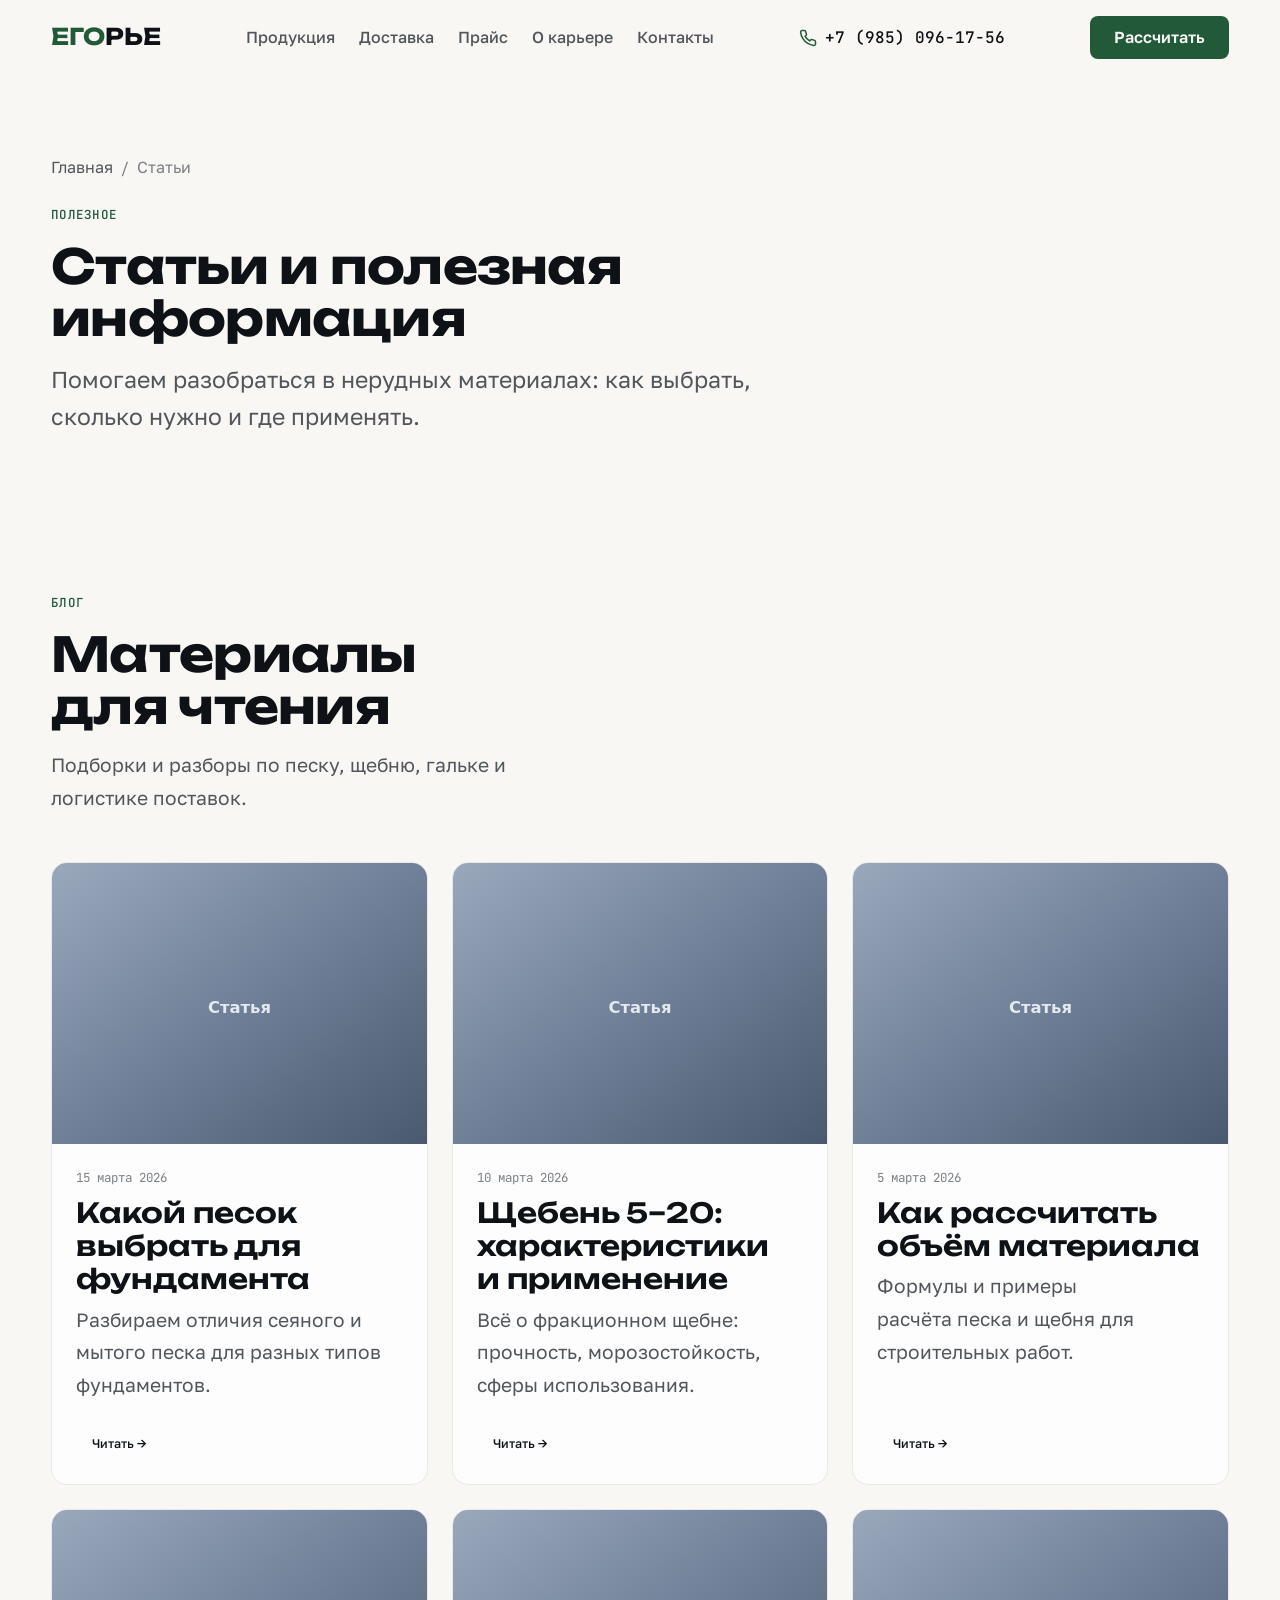
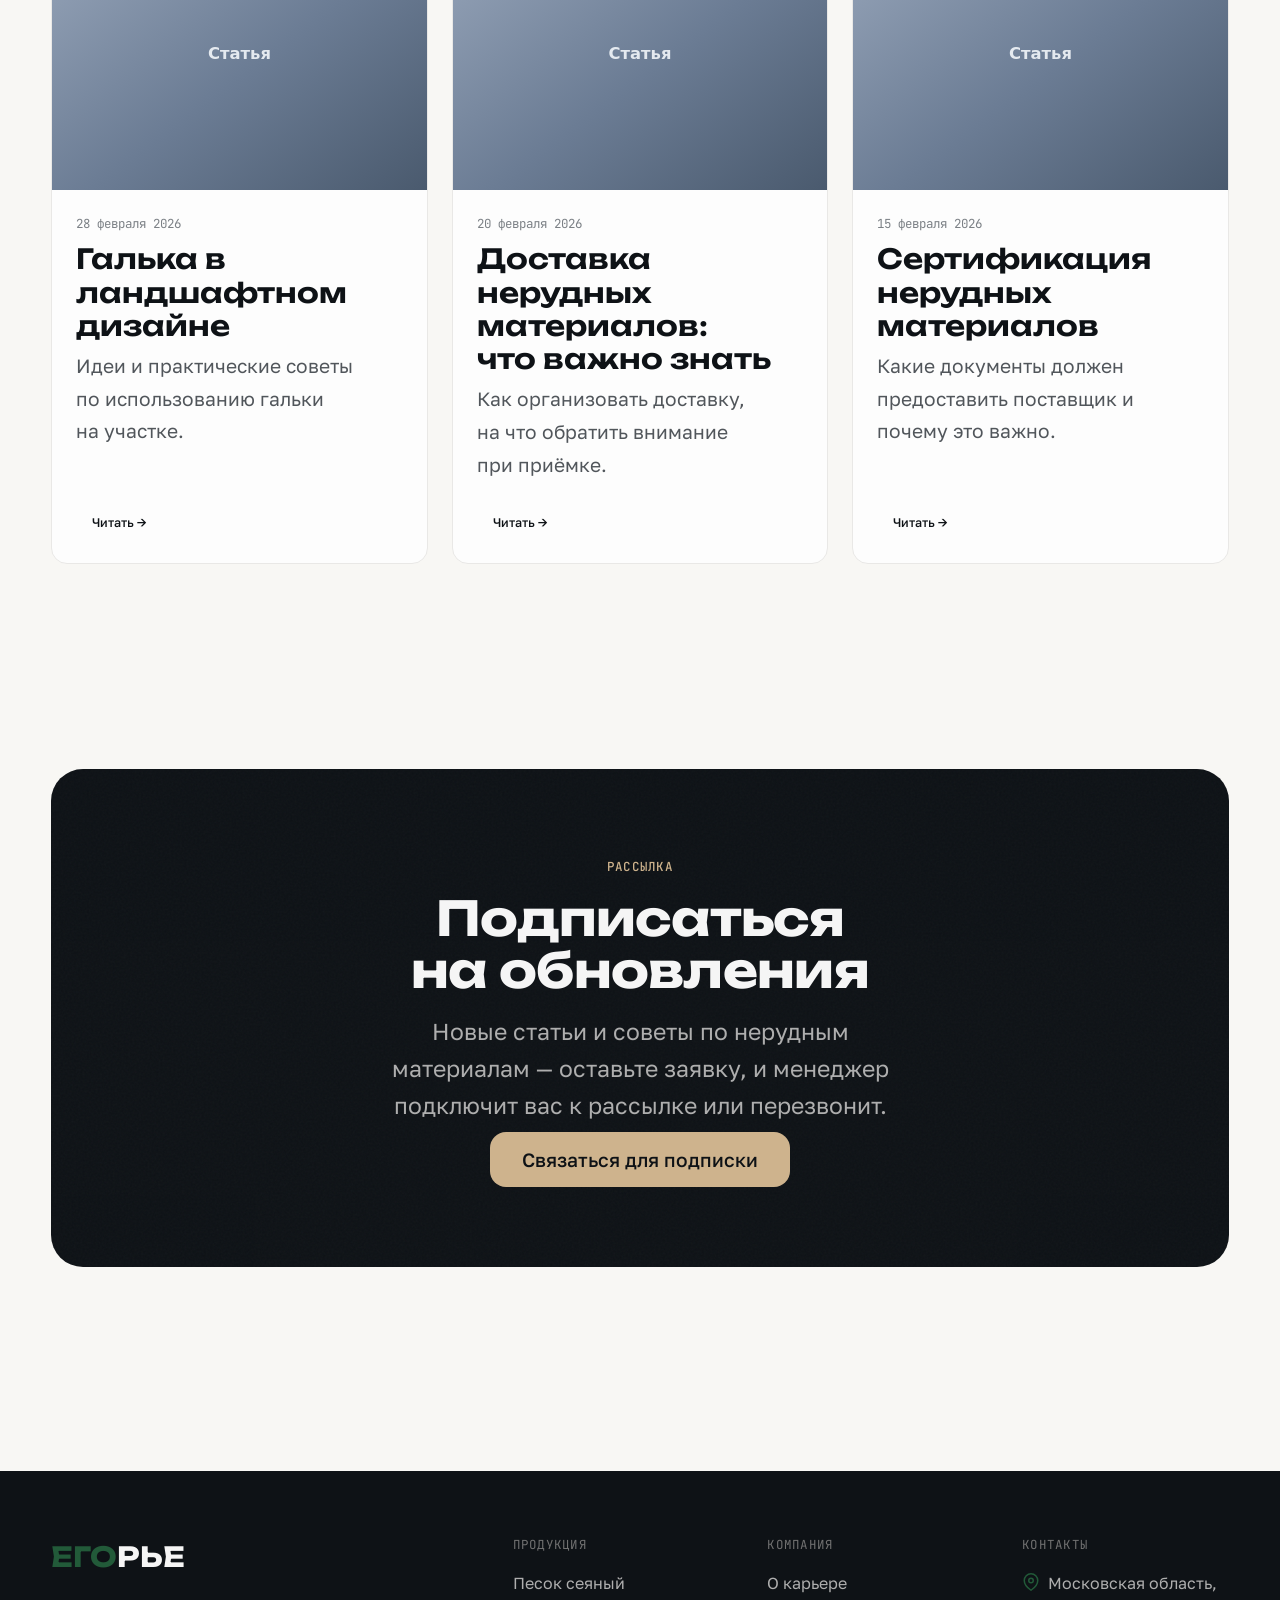
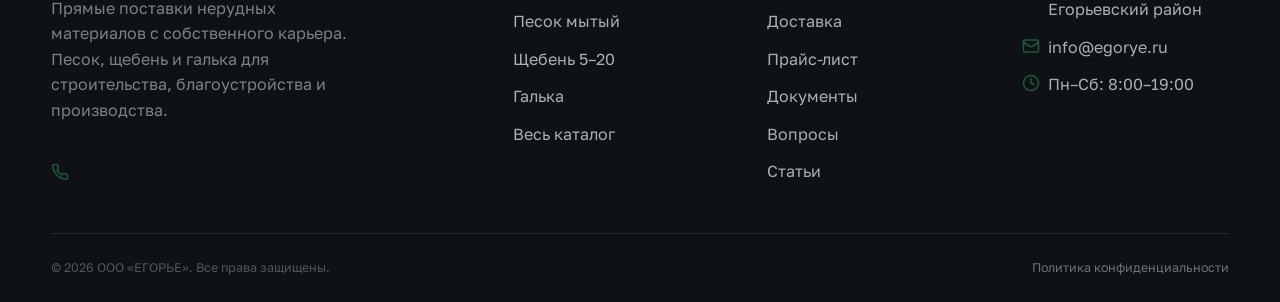
<file: stati.html>
<!DOCTYPE html>
<html lang="ru">
<head>
  <meta charset="UTF-8">
  <meta name="viewport" content="width=device-width, initial-scale=1.0">
  <title>Статьи о нерудных материалах — ООО ЕГОРЬЕ</title>
  <meta name="description" content="Полезная информация о песке, щебне, гальке: как выбрать, рассчитать объём, применение в строительстве.">
  <meta property="og:title" content="Статьи о нерудных материалах — ООО ЕГОРЬЕ">
  <meta property="og:description" content="Как выбрать песок и щебень, рассчитать объём, организовать доставку — материалы для строителей и заказчиков.">
  <link rel="canonical" href="https://egorye.ru/stati.html">
  <link rel="preconnect" href="https://fonts.googleapis.com">
  <link rel="preconnect" href="https://fonts.gstatic.com" crossorigin>
  <link href="https://fonts.googleapis.com/css2?family=Golos+Text:wght@400;500;600;700&family=JetBrains+Mono:wght@400;500;700&family=Unbounded:wght@600;700;800&display=swap" rel="stylesheet">
  <link rel="stylesheet" href="css/base.css">
  <link rel="stylesheet" href="css/tokens.css">
  <link rel="stylesheet" href="css/components.css">
  <link rel="stylesheet" href="css/sections.css">
</head>
<body>
  <a href="#main-content" class="skip-link">Перейти к содержимому</a>
  <header id="site-header"></header>

  <main id="main-content">
    <section class="page-hero container">
      <nav class="breadcrumbs" aria-label="Навигация по сайту">
        <a href="index.html">Главная</a> <span>/</span> <span>Статьи</span>
      </nav>
      <div class="page-hero-content" data-reveal="up">
        <span class="label">Полезное</span>
        <h1 class="headline-section">Статьи и полезная информация</h1>
        <p class="body-lg">Помогаем разобраться в нерудных материалах: как выбрать, сколько нужно и где применять.</p>
      </div>
    </section>

    <section class="section container" aria-labelledby="articles-list-title">
      <div class="section-header" data-reveal="up">
        <span class="label">Блог</span>
        <h2 class="headline-section" id="articles-list-title">Материалы для чтения</h2>
        <p class="body-text">Подборки и разборы по песку, щебню, гальке и логистике поставок.</p>
      </div>
      <div class="articles-grid" data-stagger>
        <a href="#" class="card article-card">
          <div class="card-media">
            <img src="img/placeholder/article.svg" alt="" width="640" height="480" loading="lazy">
          </div>
          <div class="card-body">
            <time class="card-date" datetime="2026-03-15">15 марта 2026</time>
            <h3 class="headline-card">Какой песок выбрать для фундамента</h3>
            <p class="body-text">Разбираем отличия сеяного и мытого песка для разных типов фундаментов.</p>
          </div>
          <div class="card-footer">
            <span class="btn btn-ghost btn-sm">Читать →</span>
          </div>
        </a>
        <a href="#" class="card article-card">
          <div class="card-media">
            <img src="img/placeholder/article.svg" alt="" width="640" height="480" loading="lazy">
          </div>
          <div class="card-body">
            <time class="card-date" datetime="2026-03-10">10 марта 2026</time>
            <h3 class="headline-card">Щебень 5–20: характеристики и применение</h3>
            <p class="body-text">Всё о фракционном щебне: прочность, морозостойкость, сферы использования.</p>
          </div>
          <div class="card-footer">
            <span class="btn btn-ghost btn-sm">Читать →</span>
          </div>
        </a>
        <a href="#" class="card article-card">
          <div class="card-media">
            <img src="img/placeholder/article.svg" alt="" width="640" height="480" loading="lazy">
          </div>
          <div class="card-body">
            <time class="card-date" datetime="2026-03-05">5 марта 2026</time>
            <h3 class="headline-card">Как рассчитать объём материала</h3>
            <p class="body-text">Формулы и примеры расчёта песка и щебня для строительных работ.</p>
          </div>
          <div class="card-footer">
            <span class="btn btn-ghost btn-sm">Читать →</span>
          </div>
        </a>
        <a href="#" class="card article-card">
          <div class="card-media">
            <img src="img/placeholder/article.svg" alt="" width="640" height="480" loading="lazy">
          </div>
          <div class="card-body">
            <time class="card-date" datetime="2026-02-28">28 февраля 2026</time>
            <h3 class="headline-card">Галька в ландшафтном дизайне</h3>
            <p class="body-text">Идеи и практические советы по использованию гальки на участке.</p>
          </div>
          <div class="card-footer">
            <span class="btn btn-ghost btn-sm">Читать →</span>
          </div>
        </a>
        <a href="#" class="card article-card">
          <div class="card-media">
            <img src="img/placeholder/article.svg" alt="" width="640" height="480" loading="lazy">
          </div>
          <div class="card-body">
            <time class="card-date" datetime="2026-02-20">20 февраля 2026</time>
            <h3 class="headline-card">Доставка нерудных материалов: что важно знать</h3>
            <p class="body-text">Как организовать доставку, на что обратить внимание при приёмке.</p>
          </div>
          <div class="card-footer">
            <span class="btn btn-ghost btn-sm">Читать →</span>
          </div>
        </a>
        <a href="#" class="card article-card">
          <div class="card-media">
            <img src="img/placeholder/article.svg" alt="" width="640" height="480" loading="lazy">
          </div>
          <div class="card-body">
            <time class="card-date" datetime="2026-02-15">15 февраля 2026</time>
            <h3 class="headline-card">Сертификация нерудных материалов</h3>
            <p class="body-text">Какие документы должен предоставить поставщик и почему это важно.</p>
          </div>
          <div class="card-footer">
            <span class="btn btn-ghost btn-sm">Читать →</span>
          </div>
        </a>
      </div>
    </section>

    <section class="section container" id="subscribe-cta" aria-labelledby="stati-subscribe-title">
      <div class="cta-section noise">
        <div class="container">
          <div class="cta-inner" style="grid-template-columns:1fr;text-align:center;justify-items:center">
            <div class="cta-content" data-reveal="up" style="max-width:560px;margin-inline:auto">
              <span class="label" style="color:var(--c-accent)">Рассылка</span>
              <h2 class="headline-section" id="stati-subscribe-title" style="color:var(--c-text-inverse)">Подписаться на обновления</h2>
              <p class="body-lg" style="color:oklch(0.75 0 0)">Новые статьи и советы по нерудным материалам — оставьте заявку, и менеджер подключит вас к рассылке или перезвонит.</p>
              <a href="kontakty.html#callback" class="btn btn-accent btn-lg" style="margin-top:var(--s-2)">Связаться для подписки</a>
            </div>
          </div>
        </div>
      </div>
    </section>
  </main>

  <footer id="site-footer"></footer>
  <script src="js/shared.js" defer></script>
</body>
</html>
</file>
<file: css/base.css>
@layer reset, tokens, base, components, sections, utilities;

@layer reset {
  *, *::before, *::after {
    box-sizing: border-box;
    margin: 0;
    padding: 0;
  }

  html {
    scroll-behavior: smooth;
    -webkit-text-size-adjust: 100%;
    text-size-adjust: 100%;
  }

  body {
    min-height: 100dvh;
    -webkit-font-smoothing: antialiased;
    -moz-osx-font-smoothing: grayscale;
    text-rendering: optimizeLegibility;
  }

  img, picture, video, canvas, svg {
    display: block;
    max-width: 100%;
  }

  img, video {
    height: auto;
  }

  input, button, textarea, select {
    font: inherit;
    color: inherit;
  }

  button {
    cursor: pointer;
    border: none;
    background: none;
  }

  a {
    color: inherit;
    text-decoration: none;
  }

  ul, ol {
    list-style: none;
  }

  h1, h2, h3, h4, h5, h6 {
    overflow-wrap: break-word;
    text-wrap: balance;
  }

  p {
    overflow-wrap: break-word;
    text-wrap: pretty;
  }

  table {
    border-collapse: collapse;
  }

  dialog {
    padding: 0;
    border: none;
  }
}

@layer base {
  body {
    font-family: var(--f-body);
    font-size: var(--t-base);
    line-height: 1.6;
    color: var(--c-text);
    background-color: var(--c-bg);
  }

  ::selection {
    background: oklch(0.42 0.08 155 / 0.20);
    color: var(--c-text);
  }

  :focus-visible {
    outline: 2px solid var(--c-brand);
    outline-offset: 3px;
  }

  .skip-link {
    position: absolute;
    top: -100%;
    left: var(--s-4);
    z-index: 9999;
    padding: var(--s-2) var(--s-4);
    background: var(--c-brand);
    color: var(--c-text-inverse);
    font-weight: 500;
    border-radius: var(--r-md);
    transition: top var(--dur-fast) var(--ease-out);
  }

  .skip-link:focus {
    top: var(--s-4);
  }

  .container {
    width: min(var(--container), 100% - var(--gutter) * 2);
    margin-inline: auto;
  }

  .container-sm {
    width: min(var(--container-sm), 100% - var(--gutter) * 2);
    margin-inline: auto;
  }

  .container-xs {
    width: min(var(--container-xs), 100% - var(--gutter) * 2);
    margin-inline: auto;
  }

  /* Noise texture overlay */
  .noise::after {
    content: '';
    position: absolute;
    inset: 0;
    background-image: url("data:image/svg+xml,%3Csvg viewBox='0 0 256 256' xmlns='http://www.w3.org/2000/svg'%3E%3Cfilter id='n'%3E%3CfeTurbulence type='fractalNoise' baseFrequency='0.9' numOctaves='4' stitchTiles='stitch'/%3E%3C/filter%3E%3Crect width='100%25' height='100%25' filter='url(%23n)'/%3E%3C/svg%3E");
    opacity: 0.03;
    pointer-events: none;
    border-radius: inherit;
    z-index: 1;
  }

  .sr-only {
    position: absolute;
    width: 1px;
    height: 1px;
    padding: 0;
    margin: -1px;
    overflow: hidden;
    clip: rect(0, 0, 0, 0);
    white-space: nowrap;
    border-width: 0;
  }

  .full-bleed {
    width: 100vw;
    margin-inline: calc(50% - 50vw);
  }

  /* Reveal animations */
  [data-reveal] {
    opacity: 0;
    transition:
      opacity var(--dur-slow) var(--ease-out),
      transform var(--dur-slow) var(--ease-cinematic),
      filter var(--dur-slow) var(--ease-out);
  }

  [data-reveal="up"]    { transform: translateY(40px); }
  [data-reveal="down"]  { transform: translateY(-30px); }
  [data-reveal="left"]  { transform: translateX(-40px); }
  [data-reveal="right"] { transform: translateX(40px); }
  [data-reveal="scale"] { transform: scale(0.92); }
  [data-reveal="blur"]  { filter: blur(10px); transform: translateY(20px); }
  [data-reveal="fade"]  { /* opacity only */ }

  [data-reveal].is-visible {
    opacity: 1;
    transform: none;
    filter: none;
  }

  [data-stagger] > * {
    opacity: 0;
    transform: translateY(24px);
    transition:
      opacity var(--dur-slow) var(--ease-out),
      transform var(--dur-slow) var(--ease-cinematic);
  }

  [data-stagger].is-visible > * {
    opacity: 1;
    transform: none;
  }

  [data-stagger].is-visible > *:nth-child(1) { transition-delay: 0ms; }
  [data-stagger].is-visible > *:nth-child(2) { transition-delay: 80ms; }
  [data-stagger].is-visible > *:nth-child(3) { transition-delay: 160ms; }
  [data-stagger].is-visible > *:nth-child(4) { transition-delay: 240ms; }
  [data-stagger].is-visible > *:nth-child(5) { transition-delay: 320ms; }
  [data-stagger].is-visible > *:nth-child(6) { transition-delay: 400ms; }
  [data-stagger].is-visible > *:nth-child(7) { transition-delay: 480ms; }
  [data-stagger].is-visible > *:nth-child(8) { transition-delay: 560ms; }

  @media (prefers-reduced-motion: reduce) {
    *, *::before, *::after {
      animation-duration: 0.01ms !important;
      animation-iteration-count: 1 !important;
      transition-duration: 0.01ms !important;
      scroll-behavior: auto !important;
    }

    [data-reveal],
    [data-stagger] > * {
      opacity: 1;
      transform: none;
      filter: none;
    }
  }
}
</file>
<file: css/tokens.css>
@layer tokens {
  :root {
    /* ── BRAND ──────────────────────────────── */
    --brand-h: 155;
    --brand-c: 0.08;
    --brand-l: 0.42;

    --c-brand:        oklch(var(--brand-l) var(--brand-c) var(--brand-h));
    --c-brand-hover:  oklch(0.36 0.08 155);
    --c-brand-active: oklch(0.30 0.07 155);
    --c-brand-subtle: oklch(0.42 0.08 155 / 0.12);
    --c-brand-muted:  oklch(0.42 0.03 155);

    /* ── ACCENT (песочный) ──────────────────── */
    --accent-h: 75;
    --c-accent:        oklch(0.78 0.06 var(--accent-h));
    --c-accent-hover:  oklch(0.72 0.07 var(--accent-h));
    --c-accent-subtle: oklch(0.78 0.06 75 / 0.15);

    /* ── SURFACES ───────────────────────────── */
    --c-bg:            oklch(0.975 0.003 80);
    --c-surface-1:     oklch(0.993 0 0);
    --c-surface-2:     oklch(0.94 0.005 80);
    --c-border:        oklch(0.90 0.005 80);
    --c-border-subtle: oklch(0.93 0.003 80);

    /* ── TEXT ────────────────────────────────── */
    --c-text:          oklch(0.18 0.01 250);
    --c-text-2:        oklch(0.45 0.01 250);
    --c-text-3:        oklch(0.60 0.01 250);
    --c-text-inverse:  oklch(0.97 0 0);

    /* ── SEMANTIC ───────────────────────────── */
    --c-success: oklch(0.62 0.19 145);
    --c-error:   oklch(0.58 0.22 25);
    --c-warning: oklch(0.75 0.18 75);
    --c-info:    oklch(0.58 0.19 250);

    /* ── TYPOGRAPHY ─────────────────────────── */
    --f-display: 'Unbounded', cursive;
    --f-body:    'Golos Text', sans-serif;
    --f-mono:    'JetBrains Mono', monospace;

    /* ── TYPE SCALE (fluid, clamp-based) ────── */
    --t-xs:   clamp(0.69rem, 0.66rem + 0.18vw, 0.78rem);
    --t-sm:   clamp(0.83rem, 0.78rem + 0.29vw, 1.00rem);
    --t-base: clamp(1.00rem, 0.93rem + 0.38vw, 1.20rem);
    --t-lg:   clamp(1.20rem, 1.10rem + 0.50vw, 1.44rem);
    --t-xl:   clamp(1.44rem, 1.30rem + 0.70vw, 1.73rem);
    --t-2xl:  clamp(1.73rem, 1.55rem + 0.90vw, 2.07rem);
    --t-3xl:  clamp(2.07rem, 1.85rem + 1.10vw, 2.49rem);
    --t-4xl:  clamp(2.49rem, 2.20rem + 1.45vw, 2.99rem);
    --t-5xl:  clamp(3.00rem, 2.60rem + 2.00vw, 4.00rem);
    --t-6xl:  clamp(4.00rem, 3.40rem + 3.00vw, 6.50rem);
    --t-hero: clamp(3.50rem, 2.00rem + 6.00vw, 8.00rem);

    /* ── SPACING (8px grid, rem) ────────────── */
    --s-1:  0.25rem;
    --s-2:  0.5rem;
    --s-3:  0.75rem;
    --s-4:  1rem;
    --s-5:  1.25rem;
    --s-6:  1.5rem;
    --s-8:  2rem;
    --s-10: 2.5rem;
    --s-12: 3rem;
    --s-16: 4rem;
    --s-20: 5rem;
    --s-24: 6rem;
    --s-32: 8rem;
    --s-40: 10rem;
    --s-48: 12rem;

    --section-gap: clamp(4rem, 8vw, 8rem);

    /* ── LAYOUT ─────────────────────────────── */
    --container:    1280px;
    --container-sm: 960px;
    --container-xs: 720px;
    --gutter:       clamp(1rem, 4vw, 4rem);

    /* ── RADIUS ─────────────────────────────── */
    --r-xs:   2px;
    --r-sm:   4px;
    --r-md:   8px;
    --r-lg:   16px;
    --r-xl:   24px;
    --r-2xl:  32px;
    --r-full: 9999px;

    /* ── SHADOWS ─────────────────────────────── */
    --shadow-xs:  0 1px 2px oklch(0 0 0 / 0.04);
    --shadow-sm:  0 2px 8px oklch(0 0 0 / 0.06);
    --shadow-md:  0 4px 20px oklch(0 0 0 / 0.08);
    --shadow-lg:  0 8px 32px oklch(0 0 0 / 0.10);
    --shadow-xl:  0 16px 48px oklch(0 0 0 / 0.14);
    --shadow-2xl: 0 24px 64px oklch(0 0 0 / 0.18);
    --shadow-glow: 0 0 40px oklch(0.42 0.08 155 / 0.25);

    /* ── MOTION ──────────────────────────────── */
    --dur-instant:   80ms;
    --dur-fast:      150ms;
    --dur-base:      250ms;
    --dur-slow:      400ms;
    --dur-slower:    600ms;
    --dur-cinematic: 1000ms;

    --ease-default:   cubic-bezier(0.4, 0, 0.2, 1);
    --ease-out:       cubic-bezier(0, 0, 0.2, 1);
    --ease-in:        cubic-bezier(0.4, 0, 1, 1);
    --ease-spring:    cubic-bezier(0.34, 1.56, 0.64, 1);
    --ease-bounce:    cubic-bezier(0.68, -0.55, 0.27, 1.55);
    --ease-cinematic: cubic-bezier(0.76, 0, 0.24, 1);
  }
}
</file>
<file: css/components.css>
@layer components {

  /* ── TYPOGRAPHY CLASSES ───────────────────── */

  .headline-hero {
    font-size: var(--t-hero);
    font-family: var(--f-display);
    font-weight: 700;
    line-height: 0.95;
    letter-spacing: -0.02em;
    color: var(--c-text);
  }

  .headline-section {
    font-size: var(--t-4xl);
    font-family: var(--f-display);
    font-weight: 700;
    line-height: 1.1;
    letter-spacing: -0.015em;
    color: var(--c-text);
  }

  @media (max-width: 480px) {
    .headline-section {
      font-size: var(--t-3xl);
    }
  }

  .headline-card {
    font-size: var(--t-xl);
    font-family: var(--f-display);
    font-weight: 600;
    line-height: 1.2;
    color: var(--c-text);
  }

  .body-text {
    font-size: var(--t-base);
    font-family: var(--f-body);
    line-height: 1.7;
    color: var(--c-text-2);
  }

  .body-lg {
    font-size: var(--t-lg);
    font-family: var(--f-body);
    line-height: 1.6;
    color: var(--c-text-2);
  }

  .label {
    font-size: var(--t-xs);
    font-family: var(--f-mono);
    font-weight: 500;
    letter-spacing: 0.1em;
    text-transform: uppercase;
    color: var(--c-brand);
  }

  .stat-number {
    font-size: var(--t-5xl);
    font-family: var(--f-display);
    font-weight: 700;
    line-height: 1;
    color: var(--c-brand);
  }

  .gradient-text {
    background: linear-gradient(135deg, var(--c-brand), var(--c-accent));
    -webkit-background-clip: text;
    -webkit-text-fill-color: transparent;
    background-clip: text;
  }

  /* ── BUTTONS ──────────────────────────────── */

  .btn {
    display: inline-flex;
    align-items: center;
    justify-content: center;
    gap: var(--s-2);
    padding: var(--s-3) var(--s-6);
    font-family: var(--f-body);
    font-size: var(--t-sm);
    font-weight: 500;
    line-height: 1.2;
    border: none;
    border-radius: var(--r-md);
    cursor: pointer;
    text-decoration: none;
    white-space: nowrap;
    transition:
      transform var(--dur-fast) var(--ease-spring),
      box-shadow var(--dur-base) var(--ease-out),
      background-color var(--dur-fast) var(--ease-default),
      opacity var(--dur-fast);
    will-change: transform;
  }

  .btn:hover {
    transform: translateY(-2px);
    box-shadow: var(--shadow-lg);
  }

  .btn:active {
    transform: translateY(0) scale(0.98);
    transition-duration: var(--dur-instant);
  }

  .btn:disabled {
    opacity: 0.5;
    cursor: not-allowed;
    pointer-events: none;
  }

  .btn-primary {
    background: var(--c-brand);
    color: var(--c-text-inverse);
  }

  .btn-primary:hover {
    background: var(--c-brand-hover);
  }

  .btn-secondary {
    background: var(--c-surface-1);
    color: var(--c-text);
    border: 1px solid var(--c-border);
  }

  .btn-secondary:hover {
    background: var(--c-surface-2);
  }

  .btn-accent {
    background: var(--c-accent);
    color: var(--c-text);
  }

  .btn-accent:hover {
    background: var(--c-accent-hover);
  }

  .btn-ghost {
    background: transparent;
    color: var(--c-text);
  }

  .btn-ghost:hover {
    background: oklch(0.18 0.01 250 / 0.06);
  }

  .btn-lg {
    padding: var(--s-4) var(--s-8);
    font-size: var(--t-base);
    border-radius: var(--r-lg);
  }

  .btn-sm {
    padding: var(--s-2) var(--s-4);
    font-size: var(--t-xs);
  }

  .btn-icon {
    width: 44px;
    height: 44px;
    padding: 0;
    border-radius: var(--r-full);
    flex-shrink: 0;
  }

  .btn.is-loading {
    color: transparent;
    pointer-events: none;
    position: relative;
  }

  .btn.is-loading::after {
    content: '';
    position: absolute;
    width: 1.2em;
    height: 1.2em;
    border: 2px solid currentColor;
    border-right-color: transparent;
    border-radius: 50%;
    animation: spin 600ms linear infinite;
  }

  @keyframes spin {
    to { transform: rotate(360deg); }
  }

  /* ── CARDS ────────────────────────────────── */

  .card {
    background: var(--c-surface-1);
    border: 1px solid var(--c-border-subtle);
    border-radius: var(--r-lg);
    overflow: hidden;
    transition:
      transform var(--dur-base) var(--ease-spring),
      box-shadow var(--dur-base) var(--ease-out);
  }

  .card:hover {
    transform: translateY(-6px);
    box-shadow: var(--shadow-xl);
  }

  .card-media {
    overflow: hidden;
    aspect-ratio: 4 / 3;
    background: var(--c-surface-2);
  }

  .card-media img {
    width: 100%;
    height: 100%;
    object-fit: cover;
    transition: transform var(--dur-slower) var(--ease-cinematic);
  }

  .card:hover .card-media img {
    transform: scale(1.06);
  }

  .card-body {
    padding: var(--s-6);
    display: flex;
    flex-direction: column;
    gap: var(--s-3);
    flex: 1;
  }

  .card-footer {
    padding: 0 var(--s-6) var(--s-6);
    margin-top: auto;
  }

  /* ── PRODUCT CARD ─────────────────────────── */

  .product-card {
    display: flex;
    flex-direction: column;
    container-type: inline-size;
  }

  .product-card .card-tags {
    display: flex;
    flex-direction: column;
    gap: var(--s-2);
    margin-top: var(--s-2);
  }

  .product-card:first-child .card-tags {
    flex-direction: row;
    flex-wrap: wrap;
  }

  .product-card .card-tags .tag {
    width: fit-content;
  }

  .product-card .card-footer .btn {
    padding: var(--s-3) var(--s-6);
    font-size: var(--t-sm);
    font-weight: 600;
  }

  .tag {
    display: inline-flex;
    align-items: center;
    gap: var(--s-1);
    padding: var(--s-1) var(--s-3);
    background: var(--c-surface-2);
    border-radius: var(--r-full);
    font-size: var(--t-xs);
    color: var(--c-text-2);
    font-family: var(--f-mono);
  }

  .tag svg {
    width: 14px;
    height: 14px;
    flex-shrink: 0;
  }

  /* ── ADVANTAGE CARD ───────────────────────── */

  .advantage-card {
    padding: var(--s-6);
    background: var(--c-surface-1);
    border: 1px solid var(--c-border-subtle);
    border-radius: var(--r-lg);
    transition:
      transform var(--dur-base) var(--ease-spring),
      box-shadow var(--dur-base) var(--ease-out),
      border-color var(--dur-base);
  }

  .advantage-card:hover {
    transform: translateY(-4px);
    box-shadow: var(--shadow-md);
    border-color: var(--c-brand-subtle);
  }

  .advantage-icon {
    width: 48px;
    height: 48px;
    display: flex;
    align-items: center;
    justify-content: center;
    background: var(--c-brand-subtle);
    border-radius: var(--r-md);
    margin-bottom: var(--s-4);
    color: var(--c-brand);
  }

  .advantage-icon svg {
    width: 24px;
    height: 24px;
  }

  /* ── INPUTS ───────────────────────────────── */

  .input {
    width: 100%;
    padding: var(--s-3) var(--s-4);
    font-family: var(--f-body);
    font-size: var(--t-base);
    color: var(--c-text);
    background: var(--c-surface-1);
    border: 1px solid var(--c-border);
    border-radius: var(--r-md);
    transition:
      border-color var(--dur-fast) var(--ease-default),
      box-shadow var(--dur-fast) var(--ease-default);
  }

  .input::placeholder {
    color: var(--c-text-3);
  }

  .input:focus {
    border-color: var(--c-brand);
    box-shadow: 0 0 0 3px var(--c-brand-subtle);
    outline: none;
  }

  .input:disabled {
    opacity: 0.5;
    cursor: not-allowed;
    background: var(--c-surface-2);
  }

  .input.is-error {
    border-color: var(--c-error);
    box-shadow: 0 0 0 3px oklch(0.58 0.22 25 / 0.12);
  }

  select.input {
    appearance: none;
    background-image: url("data:image/svg+xml,%3Csvg xmlns='http://www.w3.org/2000/svg' width='16' height='16' viewBox='0 0 24 24' fill='none' stroke='%23666' stroke-width='2' stroke-linecap='round' stroke-linejoin='round'%3E%3Cpath d='m6 9 6 6 6-6'/%3E%3C/svg%3E");
    background-repeat: no-repeat;
    background-position: right 12px center;
    padding-right: 40px;
  }

  textarea.input {
    resize: vertical;
    min-height: 100px;
  }

  .field {
    display: flex;
    flex-direction: column;
    gap: var(--s-1);
  }

  .field-label {
    font-size: var(--t-sm);
    font-weight: 500;
    color: var(--c-text);
  }

  .field-error {
    font-size: var(--t-xs);
    color: var(--c-error);
  }

  /* ── FORM BLOCK ───────────────────────────── */

  .form-grid {
    display: grid;
    gap: var(--s-4);
  }

  @container (min-width: 500px) {
    .form-grid.form-grid--2col {
      grid-template-columns: 1fr 1fr;
    }
  }

  .form-consent {
    font-size: var(--t-xs);
    color: var(--c-text-3);
    line-height: 1.5;
  }

  .form-consent a {
    color: var(--c-brand);
    text-decoration: underline;
    text-underline-offset: 2px;
  }

  /* ── NAVIGATION ───────────────────────────── */

  .nav {
    position: sticky;
    top: 0;
    z-index: 100;
    padding-block: var(--s-4);
    transition:
      background-color var(--dur-base) var(--ease-default),
      backdrop-filter var(--dur-base) var(--ease-default),
      box-shadow var(--dur-base) var(--ease-default),
      padding var(--dur-base) var(--ease-default);
  }

  .nav.scrolled {
    background: oklch(0.975 0.003 80 / 0.88);
    backdrop-filter: blur(16px);
    -webkit-backdrop-filter: blur(16px);
    box-shadow: 0 1px 0 var(--c-border);
    padding-block: var(--s-2);
  }

  .nav-inner {
    display: flex;
    align-items: center;
    justify-content: space-between;
    gap: var(--s-6);
  }

  .nav-logo {
    font-family: var(--f-display);
    font-size: var(--t-lg);
    font-weight: 700;
    color: var(--c-text);
    text-decoration: none;
    flex-shrink: 0;
  }

  .nav-logo span {
    color: var(--c-brand);
  }

  .nav-links {
    display: flex;
    align-items: center;
    gap: var(--s-6);
  }

  .nav-link {
    font-size: var(--t-sm);
    font-weight: 500;
    color: var(--c-text-2);
    transition: color var(--dur-fast) var(--ease-default);
    position: relative;
    padding-block: var(--s-1);
  }

  .nav-link::after {
    content: '';
    position: absolute;
    bottom: 0;
    left: 0;
    width: 0;
    height: 2px;
    background: var(--c-brand);
    border-radius: var(--r-full);
    transition: width var(--dur-base) var(--ease-out);
  }

  .nav-link:hover {
    color: var(--c-text);
  }

  .nav-link:hover::after,
  .nav-link.active::after {
    width: 100%;
  }

  .nav-link.active {
    color: var(--c-brand);
  }

  .nav-phone {
    display: flex;
    align-items: center;
    gap: var(--s-2);
    font-family: var(--f-mono);
    font-size: var(--t-sm);
    font-weight: 500;
    color: var(--c-text);
    white-space: nowrap;
  }

  .nav-phone svg {
    width: 18px;
    height: 18px;
    color: var(--c-brand);
  }

  .nav-cta {
    flex-shrink: 0;
    padding: var(--s-3) var(--s-6);
    font-size: var(--t-sm);
    font-weight: 600;
  }

  /* Hamburger */
  .hamburger {
    display: none;
    flex-direction: column;
    gap: 5px;
    width: 28px;
    cursor: pointer;
    background: none;
    border: none;
    padding: var(--s-2);
    z-index: 210;
  }

  .hamburger span {
    display: block;
    height: 2px;
    background: var(--c-text);
    border-radius: var(--r-full);
    transition:
      transform var(--dur-base) var(--ease-spring),
      opacity var(--dur-fast);
    transform-origin: center;
  }

  .hamburger.is-open span:nth-child(1) { transform: translateY(7px) rotate(45deg); }
  .hamburger.is-open span:nth-child(2) { opacity: 0; }
  .hamburger.is-open span:nth-child(3) { transform: translateY(-7px) rotate(-45deg); }

  /* Mobile overlay */
  .nav-mobile {
    position: fixed;
    inset: 0;
    z-index: 200;
    background: var(--c-bg);
    display: flex;
    flex-direction: column;
    justify-content: center;
    align-items: center;
    gap: var(--s-6);
    padding: var(--s-16);
    opacity: 0;
    visibility: hidden;
    transition:
      opacity var(--dur-slow) var(--ease-cinematic),
      visibility var(--dur-slow);
  }

  .nav-mobile.is-open {
    opacity: 1;
    visibility: visible;
  }

  .nav-mobile a {
    font-size: var(--t-2xl);
    font-family: var(--f-display);
    font-weight: 600;
    color: var(--c-text);
    opacity: 0;
    transform: translateY(20px);
    transition:
      opacity var(--dur-slow) var(--ease-out),
      transform var(--dur-slow) var(--ease-cinematic),
      color var(--dur-fast);
  }

  .nav-mobile.is-open a {
    opacity: 1;
    transform: none;
  }

  .nav-mobile.is-open a:nth-child(1) { transition-delay: 80ms; }
  .nav-mobile.is-open a:nth-child(2) { transition-delay: 140ms; }
  .nav-mobile.is-open a:nth-child(3) { transition-delay: 200ms; }
  .nav-mobile.is-open a:nth-child(4) { transition-delay: 260ms; }
  .nav-mobile.is-open a:nth-child(5) { transition-delay: 320ms; }
  .nav-mobile.is-open a:nth-child(6) { transition-delay: 380ms; }

  .nav-mobile a:hover {
    color: var(--c-brand);
  }

  .nav-mobile-phone {
    margin-top: var(--s-8);
    font-family: var(--f-mono);
    font-size: var(--t-base);
    color: var(--c-brand);
  }

  @media (max-width: 1024px) {
    .nav-links,
    .nav-phone,
    .nav-cta {
      display: none;
    }
    .hamburger {
      display: flex;
    }
  }

  /* ── ACCORDION ────────────────────────────── */

  .accordion {
    border-bottom: 1px solid var(--c-border);
  }

  .accordion-trigger {
    display: flex;
    justify-content: space-between;
    align-items: center;
    padding: var(--s-5) 0;
    cursor: pointer;
    font-size: var(--t-lg);
    font-weight: 500;
    list-style: none;
    width: 100%;
    text-align: left;
    font-family: var(--f-body);
    color: var(--c-text);
    transition: color var(--dur-fast);
  }

  .accordion-trigger::-webkit-details-marker { display: none; }

  .accordion-trigger:hover {
    color: var(--c-brand);
  }

  .accordion-icon {
    width: 20px;
    height: 20px;
    flex-shrink: 0;
    transition: transform var(--dur-base) var(--ease-spring);
    color: var(--c-text-3);
  }

  details[open] .accordion-icon {
    transform: rotate(180deg);
  }

  .accordion-content {
    padding-bottom: var(--s-5);
    color: var(--c-text-2);
    line-height: 1.7;
  }

  /* ── LINK STYLES ──────────────────────────── */

  .link-draw {
    background:
      linear-gradient(currentColor, currentColor)
      no-repeat 0 100% / 0% 1.5px;
    transition: background-size var(--dur-base) var(--ease-out);
    padding-bottom: 2px;
  }

  .link-draw:hover {
    background-size: 100% 1.5px;
  }

  /* ── BADGES ───────────────────────────────── */

  .badge {
    display: inline-flex;
    align-items: center;
    gap: var(--s-1);
    padding: var(--s-1) var(--s-3);
    background: var(--c-brand-subtle);
    color: var(--c-brand);
    border-radius: var(--r-full);
    font-size: var(--t-xs);
    font-weight: 600;
  }

  /* ── DIVIDER ──────────────────────────────── */

  .divider {
    height: 1px;
    background: var(--c-border);
    border: none;
  }

  /* ── BREADCRUMBS ──────────────────────────── */

  .breadcrumbs {
    display: flex;
    align-items: center;
    gap: var(--s-2);
    font-size: var(--t-sm);
    color: var(--c-text-3);
    padding-block: var(--s-4);
  }

  .breadcrumbs a {
    color: var(--c-text-2);
    transition: color var(--dur-fast);
  }

  .breadcrumbs a:hover {
    color: var(--c-brand);
  }

  .breadcrumbs span {
    color: var(--c-text-3);
  }
}
</file>
<file: css/sections.css>
@layer sections {

  /* ── HERO ──────────────────────────────────── */

  .hero {
    position: relative;
    min-height: 90vh;
    display: grid;
    grid-template-columns: 1.1fr 0.9fr;
    align-items: center;
    gap: var(--s-12);
    padding-block: var(--s-16);
    overflow: hidden;
  }

  .hero::before {
    content: '';
    position: absolute;
    top: -20%;
    right: -10%;
    width: 60%;
    height: 120%;
    background: radial-gradient(
      ellipse at center,
      oklch(0.42 0.08 155 / 0.04),
      transparent 70%
    );
    pointer-events: none;
  }

  .hero-content {
    display: flex;
    flex-direction: column;
    gap: var(--s-6);
    position: relative;
    z-index: 2;
  }

  .hero-title {
    font-size: 68px;
    font-family: var(--f-display);
    font-weight: 700;
    line-height: 0.95;
    letter-spacing: -0.02em;
    color: var(--c-text);
  }

  .hero-title span {
    color: var(--c-brand);
  }

  .hero-subtitle {
    font-size: var(--t-lg);
    color: var(--c-text-2);
    line-height: 1.5;
    max-width: 540px;
  }

  .hero-actions {
    display: flex;
    flex-wrap: wrap;
    gap: var(--s-3);
    margin-top: var(--s-2);
  }

  .hero-metrics {
    display: flex;
    gap: var(--s-8);
    margin-top: var(--s-8);
    padding-top: var(--s-6);
    border-top: 1px solid var(--c-border);
  }

  .hero-metric {
    display: flex;
    flex-direction: column;
    gap: var(--s-1);
  }

  .hero-metric-value {
    font-size: var(--t-3xl);
    font-family: var(--f-display);
    font-weight: 700;
    color: var(--c-brand);
    line-height: 1;
  }

  .hero-metric-label {
    font-size: var(--t-xs);
    font-family: var(--f-mono);
    color: var(--c-text-3);
    letter-spacing: 0.05em;
  }

  .hero-visual {
    position: relative;
    border-radius: var(--r-xl);
    overflow: hidden;
    aspect-ratio: 4 / 5;
    z-index: 1;
  }

  .hero-visual img {
    width: 100%;
    height: 100%;
    object-fit: cover;
  }

  .hero-visual-overlay {
    position: absolute;
    inset: 0;
    background: linear-gradient(
      to bottom,
      oklch(0.18 0.01 250 / 0),
      oklch(0.18 0.01 250 / 0.3)
    );
    pointer-events: none;
  }

  .hero-visual-badge {
    position: absolute;
    bottom: var(--s-6);
    left: var(--s-6);
    display: flex;
    align-items: center;
    gap: var(--s-3);
    padding: var(--s-3) var(--s-5);
    background: oklch(1 0 0 / 0.10);
    backdrop-filter: blur(12px);
    -webkit-backdrop-filter: blur(12px);
    border: 1px solid oklch(1 0 0 / 0.15);
    border-radius: var(--r-lg);
    color: var(--c-text-inverse);
    font-size: var(--t-sm);
    font-weight: 500;
  }

  @media (max-width: 768px) {
    .hero {
      grid-template-columns: 1fr;
      min-height: auto;
      padding-block: var(--s-12) var(--s-8);
      gap: var(--s-8);
    }

    .hero-visual {
      aspect-ratio: 16 / 10;
      order: -1;
      border-radius: var(--r-lg);
    }

    .hero-metrics {
      gap: var(--s-6);
      flex-wrap: wrap;
    }
  }

  /* ── PAGE HERO (inner pages) ──────────────── */

  .page-hero {
    padding-block: var(--s-16) var(--s-12);
    position: relative;
  }

  .page-hero-content {
    max-width: 720px;
  }

  .page-hero .headline-section {
    margin-top: var(--s-3);
  }

  .page-hero .body-lg {
    margin-top: var(--s-4);
  }

  /* ── SECTION GENERIC ──────────────────────── */

  .section {
    padding-block: var(--section-gap);
    position: relative;
  }

  .section-header {
    max-width: 640px;
    margin-bottom: var(--s-12);
  }

  .section-header .headline-section {
    margin-top: var(--s-3);
  }

  .section-header .body-text {
    margin-top: var(--s-4);
  }

  .section-header--center {
    text-align: center;
    margin-inline: auto;
  }

  /* ── ADVANTAGES / BENTO GRID ──────────────── */

  .advantages-grid {
    display: grid;
    grid-template-columns: repeat(3, 1fr);
    gap: var(--s-4);
  }

  .advantages-grid > :first-child {
    grid-column: span 2;
  }

  @media (max-width: 768px) {
    .advantages-grid {
      grid-template-columns: 1fr 1fr;
    }
    .advantages-grid > :first-child {
      grid-column: span 2;
    }
  }

  @media (max-width: 480px) {
    .advantages-grid {
      grid-template-columns: 1fr;
    }
    .advantages-grid > :first-child {
      grid-column: span 1;
    }
  }

  /* ── PRODUCTS BENTO ───────────────────────── */

  .products-bento {
    display: grid;
    grid-template-columns: repeat(4, 1fr);
    gap: var(--s-4);
  }

  .products-bento > .product-card {
    min-height: 0;
  }

  @media (max-width: 1024px) {
    .products-bento {
      grid-template-columns: 1fr 1fr;
    }
  }

  @media (max-width: 600px) {
    .products-bento {
      grid-template-columns: 1fr;
    }
  }

  /* ── PRODUCTS GRID (catalog page) ─────────── */

  .products-grid {
    display: grid;
    grid-template-columns: repeat(auto-fit, minmax(min(300px, 100%), 1fr));
    gap: var(--s-6);
  }

  /* ── HOW WE WORK / TIMELINE ───────────────── */

  .timeline {
    display: grid;
    grid-auto-columns: 1fr;
    grid-auto-flow: column;
    gap: var(--s-4);
    position: relative;
  }

  .timeline-step:not(:last-child)::after {
    content: '';
    position: absolute;
    top: 19px;
    left: calc(50% + 24px);
    width: calc(100% + var(--s-4) - 48px);
    height: 2px;
    border-radius: 1px;
    background: linear-gradient(
      90deg,
      var(--c-brand) 0%,
      oklch(0.90 0.005 80 / 0.5) 45%,
      oklch(0.90 0.005 80 / 0.5) 55%,
      var(--c-brand) 100%
    );
    z-index: 1;
  }

  .timeline-step {
    display: flex;
    flex-direction: column;
    align-items: center;
    text-align: center;
    gap: var(--s-4);
    position: relative;
  }

  .timeline-number {
    width: 40px;
    height: 40px;
    display: flex;
    align-items: center;
    justify-content: center;
    background: var(--c-brand);
    color: var(--c-text-inverse);
    font-family: var(--f-mono);
    font-size: var(--t-sm);
    font-weight: 700;
    border-radius: var(--r-full);
    position: relative;
    z-index: 2;
  }

  .timeline-title {
    font-size: var(--t-sm);
    font-weight: 600;
    color: var(--c-text);
  }

  .timeline-desc {
    font-size: var(--t-xs);
    color: var(--c-text-3);
    line-height: 1.5;
  }

  @media (max-width: 768px) {
    .timeline {
      grid-auto-flow: row;
      grid-auto-columns: auto;
      grid-template-columns: 1fr;
      gap: 32px;
      padding-left: 60px;
    }

    .timeline-step:not(:last-child)::after {
      top: 40px;
      left: -40px;
      width: 2px;
      height: calc(100% - 8px);
      background: linear-gradient(
        180deg,
        var(--c-brand) 0%,
        oklch(0.90 0.005 80 / 0.5) 45%,
        oklch(0.90 0.005 80 / 0.5) 55%,
        var(--c-brand) 100%
      );
    }

    .timeline-step {
      align-items: flex-start;
      text-align: left;
      flex-direction: row;
      gap: 16px;
    }

    .timeline-number {
      position: absolute;
      left: -60px;
      flex-shrink: 0;
    }

    .timeline-title {
      font-size: 16px;
      font-weight: 700;
    }

    .timeline-desc {
      font-size: 14px;
      line-height: 1.6;
      color: var(--c-text-2);
    }

    .timeline-body {
      display: flex;
      flex-direction: column;
      gap: 6px;
    }
  }

  /* ── QUARRY / FULL-BLEED SECTION ──────────── */

  .section-fullbleed {
    position: relative;
    overflow: hidden;
    padding-block: var(--section-gap);
  }

  .section-fullbleed-bg {
    position: absolute;
    inset: 0;
    z-index: 0;
  }

  .section-fullbleed-bg img {
    width: 100%;
    height: 100%;
    object-fit: cover;
  }

  .section-fullbleed-bg::after {
    content: '';
    position: absolute;
    inset: 0;
    background: linear-gradient(
      to right,
      oklch(0.14 0.01 155 / 0.92),
      oklch(0.14 0.01 155 / 0.60)
    );
  }

  .section-fullbleed-content {
    position: relative;
    z-index: 2;
    color: var(--c-text-inverse);
    max-width: 600px;
  }

  .section-fullbleed-content .label {
    color: var(--c-accent);
  }

  .section-fullbleed-content .headline-section {
    color: var(--c-text-inverse);
    margin-top: var(--s-3);
  }

  .section-fullbleed-content .body-lg {
    color: oklch(0.85 0 0);
    margin-top: var(--s-4);
  }

  .section-fullbleed-stats {
    display: flex;
    gap: var(--s-8);
    margin-top: var(--s-10);
  }

  .section-fullbleed-stat-value {
    font-size: var(--t-4xl);
    font-family: var(--f-display);
    font-weight: 700;
    line-height: 1;
    color: var(--c-accent);
  }

  .section-fullbleed-stat-label {
    font-size: var(--t-sm);
    color: oklch(0.75 0 0);
    margin-top: var(--s-1);
  }

  /* ── FLEET / SPLIT SECTION ────────────────── */

  .split-section {
    display: grid;
    grid-template-columns: 1fr 1fr;
    gap: var(--s-12);
    align-items: center;
  }

  .split-image {
    border-radius: var(--r-xl);
    overflow: hidden;
    aspect-ratio: 4 / 3;
  }

  .split-image img {
    width: 100%;
    height: 100%;
    object-fit: cover;
  }

  .split-content {
    display: flex;
    flex-direction: column;
    gap: var(--s-4);
  }

  .split-features {
    display: flex;
    flex-direction: column;
    gap: var(--s-3);
    margin-top: var(--s-4);
  }

  .split-feature {
    display: flex;
    align-items: flex-start;
    gap: var(--s-3);
  }

  .split-feature-icon {
    width: 24px;
    height: 24px;
    flex-shrink: 0;
    color: var(--c-brand);
    margin-top: 2px;
  }

  .split-feature-text {
    font-size: var(--t-base);
    color: var(--c-text-2);
    line-height: 1.6;
  }

  @media (max-width: 768px) {
    .split-section {
      grid-template-columns: 1fr;
      gap: var(--s-8);
    }

    .split-image {
      order: -1;
    }
  }

  /* ── CALCULATOR (compact) ─────────────────── */

  .calc-section {
    background: var(--c-surface-1);
    border: 1px solid var(--c-border-subtle);
    border-radius: var(--r-xl);
    padding: var(--s-10);
    container-type: inline-size;
  }

  .calc-grid {
    display: grid;
    grid-template-columns: repeat(4, 1fr);
    gap: var(--s-4);
    margin-top: var(--s-8);
  }

  .calc-result {
    grid-column: 1 / -1;
    display: flex;
    align-items: center;
    justify-content: space-between;
    padding: var(--s-5) var(--s-6);
    background: var(--c-brand-subtle);
    border-radius: var(--r-lg);
    margin-top: var(--s-4);
  }

  .calc-result-label {
    font-size: var(--t-base);
    color: var(--c-text-2);
  }

  .calc-result-value {
    font-size: var(--t-2xl);
    font-family: var(--f-display);
    font-weight: 700;
    color: var(--c-brand);
  }

  @container (max-width: 700px) {
    .calc-grid {
      grid-template-columns: 1fr 1fr;
    }
  }

  @container (max-width: 400px) {
    .calc-grid {
      grid-template-columns: 1fr;
    }
  }

  /* ── TRUST / STATS ────────────────────────── */

  .trust-grid {
    display: grid;
    grid-template-columns: repeat(4, 1fr);
    gap: var(--s-6);
    text-align: center;
  }

  .trust-item {
    display: flex;
    flex-direction: column;
    align-items: center;
    gap: var(--s-2);
    padding: var(--s-6);
  }

  .trust-value {
    font-size: var(--t-4xl);
    font-family: var(--f-display);
    font-weight: 700;
    color: var(--c-brand);
    line-height: 1;
  }

  .trust-label {
    font-size: var(--t-sm);
    color: var(--c-text-2);
  }

  @media (max-width: 768px) {
    .trust-grid {
      grid-template-columns: 1fr 1fr;
    }
  }

  /* ── CTA SECTION ──────────────────────────── */

  .cta-section {
    background: var(--c-text);
    color: var(--c-text-inverse);
    padding-block: var(--s-20);
    position: relative;
    overflow: hidden;
    border-radius: var(--r-2xl);
  }

  .cta-section .noise::after {
    opacity: 0.05;
  }

  .cta-inner {
    display: grid;
    grid-template-columns: 1fr 1fr;
    gap: var(--s-12);
    align-items: center;
    position: relative;
    z-index: 2;
  }

  .cta-content .label {
    color: var(--c-accent);
  }

  .cta-content .headline-section {
    color: var(--c-text-inverse);
    margin-top: var(--s-3);
  }

  .cta-content .body-lg {
    color: oklch(0.75 0 0);
    margin-top: var(--s-4);
  }

  .cta-form {
    container-type: inline-size;
    background: oklch(1 0 0 / 0.06);
    border: 1px solid oklch(1 0 0 / 0.10);
    border-radius: var(--r-xl);
    padding: var(--s-8);
  }

  .cta-form .input {
    background: oklch(1 0 0 / 0.08);
    border-color: oklch(1 0 0 / 0.12);
    color: var(--c-text-inverse);
  }

  .cta-form .input::placeholder {
    color: oklch(0.6 0 0);
  }

  .cta-form .input:focus {
    border-color: var(--c-accent);
    box-shadow: 0 0 0 3px oklch(0.78 0.06 75 / 0.2);
  }

  .cta-form .field-label {
    color: oklch(0.85 0 0);
  }

  .cta-form .form-consent {
    color: oklch(0.55 0 0);
  }

  @media (max-width: 768px) {
    .cta-inner {
      grid-template-columns: 1fr;
    }

    .cta-section {
      border-radius: var(--r-xl);
    }
  }

  /* ── FOOTER ───────────────────────────────── */

  .site-footer {
    background: var(--c-text);
    color: var(--c-text-inverse);
    padding-top: var(--s-16);
    margin-top: var(--section-gap);
  }

  .footer-main {
    display: grid;
    grid-template-columns: 2fr repeat(3, 1fr);
    gap: var(--s-12);
    padding-bottom: var(--s-12);
    border-bottom: 1px solid oklch(1 0 0 / 0.10);
  }

  .footer-brand {
    display: flex;
    flex-direction: column;
    gap: var(--s-4);
  }

  .footer-brand-name {
    font-family: var(--f-display);
    font-size: var(--t-xl);
    font-weight: 700;
    color: var(--c-text-inverse);
  }

  .footer-brand-name em {
    color: var(--c-brand);
    font-style: normal;
  }

  .footer-brand-desc {
    font-size: var(--t-sm);
    color: oklch(0.60 0 0);
    line-height: 1.6;
    max-width: 320px;
  }

  .footer-column-title {
    font-size: var(--t-xs);
    font-family: var(--f-mono);
    letter-spacing: 0.1em;
    text-transform: uppercase;
    color: oklch(0.55 0 0);
    margin-bottom: var(--s-4);
  }

  .footer-links {
    display: flex;
    flex-direction: column;
    gap: var(--s-3);
  }

  .footer-links a {
    font-size: var(--t-sm);
    color: oklch(0.75 0 0);
    transition: color var(--dur-fast);
  }

  .footer-links a:hover {
    color: var(--c-text-inverse);
  }

  .footer-contact-item {
    display: flex;
    align-items: flex-start;
    gap: var(--s-2);
    font-size: var(--t-sm);
    color: oklch(0.75 0 0);
    margin-bottom: var(--s-3);
  }

  .footer-contact-item svg {
    width: 18px;
    height: 18px;
    flex-shrink: 0;
    color: var(--c-brand);
    margin-top: 2px;
  }

  .footer-bottom {
    display: flex;
    justify-content: space-between;
    align-items: center;
    padding-block: var(--s-6);
    font-size: var(--t-xs);
    color: oklch(0.45 0 0);
  }

  .footer-bottom a {
    color: oklch(0.55 0 0);
    transition: color var(--dur-fast);
  }

  .footer-bottom a:hover {
    color: var(--c-text-inverse);
  }

  @media (max-width: 768px) {
    .footer-main {
      grid-template-columns: 1fr 1fr;
      gap: var(--s-8);
    }

    .footer-brand {
      grid-column: span 2;
    }

    .footer-bottom {
      flex-direction: column;
      gap: var(--s-2);
      text-align: center;
    }
  }

  @media (max-width: 480px) {
    .footer-main {
      grid-template-columns: 1fr;
    }

    .footer-brand {
      grid-column: span 1;
    }
  }

  /* ── PRICE TABLE ──────────────────────────── */

  .price-table {
    width: 100%;
    border: 1px solid var(--c-border);
    border-radius: var(--r-lg);
    overflow: hidden;
    font-size: var(--t-sm);
  }

  .price-table thead {
    background: var(--c-surface-2);
  }

  .price-table th {
    padding: var(--s-3) var(--s-5);
    text-align: left;
    font-weight: 600;
    font-size: var(--t-xs);
    font-family: var(--f-mono);
    letter-spacing: 0.05em;
    text-transform: uppercase;
    color: var(--c-text-2);
  }

  .price-table td {
    padding: var(--s-4) var(--s-5);
    border-top: 1px solid var(--c-border-subtle);
    color: var(--c-text-2);
  }

  .price-table tr:hover td {
    background: var(--c-surface-2);
  }

  .price-table .price-value {
    font-family: var(--f-mono);
    font-weight: 600;
    color: var(--c-text);
  }

  /* ── DOCUMENTS GRID ───────────────────────── */

  .docs-grid {
    display: grid;
    grid-template-columns: repeat(auto-fit, minmax(260px, 1fr));
    gap: var(--s-4);
  }

  .auto-grid {
    display: grid;
    grid-template-columns: repeat(auto-fit, minmax(min(280px, 100%), 1fr));
    gap: var(--s-6);
  }

  .doc-card {
    display: flex;
    align-items: center;
    gap: var(--s-4);
    padding: var(--s-5);
    background: var(--c-surface-1);
    border: 1px solid var(--c-border-subtle);
    border-radius: var(--r-lg);
    transition:
      border-color var(--dur-fast),
      box-shadow var(--dur-base) var(--ease-out);
  }

  .doc-card:hover {
    border-color: var(--c-brand-subtle);
    box-shadow: var(--shadow-md);
  }

  .doc-card-icon {
    width: 48px;
    height: 48px;
    flex-shrink: 0;
    display: flex;
    align-items: center;
    justify-content: center;
    background: var(--c-brand-subtle);
    border-radius: var(--r-md);
    color: var(--c-brand);
  }

  .doc-card-info {
    display: flex;
    flex-direction: column;
    gap: var(--s-1);
  }

  .doc-card-name {
    font-weight: 500;
    font-size: var(--t-sm);
    color: var(--c-text);
  }

  .doc-card-meta {
    font-size: var(--t-xs);
    color: var(--c-text-3);
    font-family: var(--f-mono);
  }

  /* ── ARTICLES LIST ────────────────────────── */

  .articles-grid {
    display: grid;
    grid-template-columns: repeat(auto-fit, minmax(min(320px, 100%), 1fr));
    gap: var(--s-6);
  }

  .article-card {
    display: flex;
    flex-direction: column;
    height: 100%;
    text-decoration: none;
    color: inherit;
  }

  .article-card .card-body {
    flex: 1;
    gap: var(--s-2);
  }

  .article-card .card-date {
    font-size: var(--t-xs);
    font-family: var(--f-mono);
    color: var(--c-text-3);
  }

  .article-card .headline-card {
    transition: color var(--dur-fast) var(--ease-default);
  }

  .article-card:hover .headline-card {
    color: var(--c-brand);
  }

  /* ── CONTACT SECTION ──────────────────────── */

  .contact-grid {
    display: grid;
    grid-template-columns: 1fr 1fr;
    gap: var(--s-8);
  }

  .contact-info {
    display: flex;
    flex-direction: column;
    gap: var(--s-6);
  }

  .contact-item {
    display: flex;
    gap: var(--s-4);
  }

  .contact-item-icon {
    width: 44px;
    height: 44px;
    flex-shrink: 0;
    display: flex;
    align-items: center;
    justify-content: center;
    background: var(--c-brand-subtle);
    border-radius: var(--r-md);
    color: var(--c-brand);
  }

  .contact-item-text {
    display: flex;
    flex-direction: column;
    gap: var(--s-1);
  }

  .contact-map {
    display: flex;
    align-items: stretch;
    border-radius: var(--r-xl);
    overflow: hidden;
    aspect-ratio: 4 / 3;
    background: var(--c-surface-2);
  }

  .contact-map-placeholder {
    flex: 1;
    display: flex;
    align-items: center;
    justify-content: center;
    min-height: 100%;
    background: var(--c-surface-2);
    color: var(--c-text-3);
    font-size: var(--t-sm);
    font-family: var(--f-mono);
    text-align: center;
    padding: var(--s-4);
  }

  @media (max-width: 768px) {
    .contact-grid {
      grid-template-columns: 1fr;
    }
  }
}
</file>
